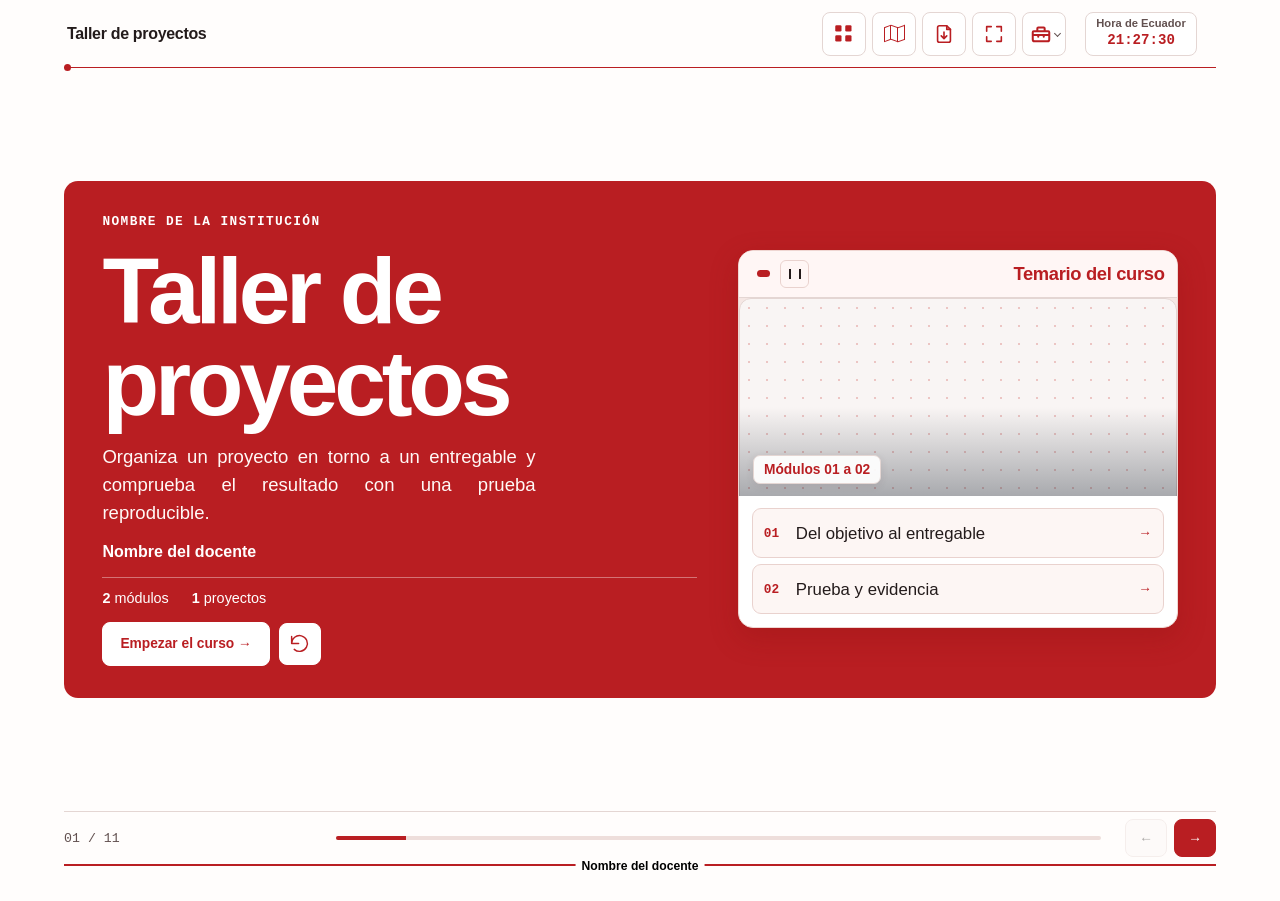
<file: presentacion/index.html>
<!doctype html>
<html lang="es">
<head>
<meta charset="utf-8">
<meta name="viewport" content="width=device-width, initial-scale=1, viewport-fit=cover">
<meta name="color-scheme" content="light">
<title>Taller de proyectos — Presentación interactiva</title>
<meta name="description" content="Organiza un proyecto en torno a un entregable y comprueba el resultado con una prueba reproducible.">
<style>
:root {
  --bg:#fffdfc; --surface:#f9f5f4; --ink:#231b1b; --muted:#625150;
  --line:#e4d6d3; --accent:#b91e22; --accent-2:var(--accent); --amber:var(--accent);
  --font:Arial,"Inter",system-ui,sans-serif;
  --mono:"IBM Plex Mono","Cascadia Code",Consolas,monospace;
}
[hidden]:where(button) { display:none!important; }
.board-print-snapshot { display:none; }
.module-image-placeholder {
  min-block-size:140px;
  aspect-ratio:16 / 9;
  background:radial-gradient(circle,var(--board-dots) 1px,transparent 1.4px) 0 0 / 18px 18px,var(--surface);
  border:1px solid var(--line);
  border-radius:12px;
}
.institutional-band.generic-footer {
  border-block-start:2px solid var(--accent);
}
@media print {
  .board-print-snapshot { display:block; width:min(100%,700px); border:1px solid var(--line); }
  .board-slot:has(.board-print-snapshot) { break-inside:avoid; }
  .module-image-placeholder { display:none; }
}
* { box-sizing:border-box; }
body { margin:0; min-height:100svh; color:var(--ink); background:var(--bg); font-family:var(--font); }
button,a { color:inherit; }
button { font:inherit; cursor:pointer; }
button:focus-visible,a:focus-visible,summary:focus-visible { outline:2px solid var(--accent); outline-offset:4px; }
button:disabled { opacity:.38; cursor:default; }
a { text-underline-offset:.25em; }
.shell { min-height:100svh; max-width:1600px; margin:auto; padding-inline:clamp(18px,5vw,76px); display:grid; grid-template-rows:auto 1fr auto; }
header { display:flex; align-items:center; justify-content:space-between; gap:14px; border-bottom:1px solid var(--line); min-height:76px; }
.brand { display:flex; align-items:center; gap:12px; font-weight:680; letter-spacing:-.02em; }
.mark { display:grid; place-items:center; width:33px; height:33px; border-radius:8px; color:var(--bg); background:var(--accent); font:700 15px var(--mono); }
.header-actions { display:flex; gap:8px; }
.theater header { min-height:52px; }
.theater .brand { visibility:hidden; }
.control { border:1px solid var(--line); background:var(--surface); border-radius:8px; min-height:42px; padding:8px 13px; font-size:.86rem; font-weight:650; }
.control:hover:not(:disabled) { border-color:var(--accent); }
.control.primary { background:var(--accent); border-color:var(--accent); color:#ffffff; }
main { display:grid; align-items:center; min-width:0; }
.slide { --tone:var(--accent); padding-block:clamp(25px,6vh,62px); min-width:0; }
.slide[hidden] { display:none; }
.slide.is-entering { animation:appear .48s cubic-bezier(.19,.85,.33,1) both; }
@keyframes appear { from {opacity:0; transform:translateY(12px)} to {opacity:1; transform:translateY(0)} }
.hero { display:grid; grid-template-columns:minmax(0,1.15fr) minmax(0,.85fr); gap:clamp(26px,6vw,94px); align-items:center; }
.kicker { color:var(--tone); font:650 .8rem var(--mono); text-transform:uppercase; letter-spacing:.11em; margin:0 0 14px; }
h1,h2,h3,p { margin-top:0; }
h1,h2 { text-wrap:balance; letter-spacing:-.065em; line-height:.99; }
h1 { font-size:clamp(4rem,10vw,9.8rem); margin-bottom:20px; }
h1 span { color:var(--accent); }
h2 { font-size:clamp(2.35rem,5.3vw,5.35rem); margin-bottom:16px; }
h3 { letter-spacing:-.03em; line-height:1.13; margin-bottom:7px; }
.lead { font-size:clamp(1rem,1.6vw,1.43rem); line-height:1.5; color:var(--muted); max-width:62ch; margin-bottom:24px; }
.facts { display:flex; flex-wrap:wrap; gap:10px 23px; padding:17px 0 0; border-top:1px solid var(--line); color:var(--muted); font-size:.9rem; }
.facts strong { color:var(--ink); }
.workspace { overflow:hidden; position:relative; border:1px solid #ebd3d0; border-radius:15px; background:linear-gradient(155deg,#fff8f7,#ffffff 65%); box-shadow:0 22px 68px #0006; }
.window-bar { display:flex; gap:6px; align-items:center; padding:14px 16px; border-bottom:1px solid var(--line); color:var(--muted); font: .74rem var(--mono); }
.flow { padding:19px; display:grid; gap:9px; }
.flow div { display:grid; grid-template-columns:32px 1fr; align-items:center; gap:12px; padding:13px; border:1px solid #e9d2ce; border-radius:9px; background:#fdf6f4; }
.flow i { font:650 .8rem var(--mono); color:var(--accent); }
.flow span { font-size:clamp(.87rem,1.35vw,1.05rem); }
.is-entering .flow div { animation:appear .55s both; animation-delay:calc(.12s + var(--step)*.095s); }
.split { display:grid; grid-template-columns:minmax(0,.88fr) minmax(0,1.12fr); gap:clamp(24px,5vw,72px); align-items:center; }
.stack { display:grid; gap:10px; }
.outcome { display:grid; grid-template-columns:29px 1fr; gap:14px; padding:15px 0; border-bottom:1px solid var(--line); font-size:clamp(.96rem,1.4vw,1.17rem); line-height:1.45; }
.outcome span { color:var(--tone); font:650 .8rem var(--mono); padding-top:4px; }
.phase-title { display:flex; justify-content:space-between; align-items:end; gap:20px; }
.phase-title h2 { max-width:18ch; }
.phase-hours { color:var(--tone); font:650 clamp(1.4rem,4vw,3.7rem)/1 var(--mono); white-space:nowrap; padding-bottom:20px; }
.phase-hours small { font-size:.43em; }
.session-list { border-top:1px solid var(--line); }
.session { display:grid; grid-template-columns:52px minmax(0,.95fr) minmax(0,1.05fr); align-items:start; gap:16px; padding:clamp(12px,2.1vh,23px) 0; border-bottom:1px solid var(--line); }
.session .n { color:var(--tone); font:650 1rem var(--mono); padding-top:2px; }
.session h3 { font-size:clamp(1rem,1.55vw,1.28rem); }
.session p { margin:0; color:var(--muted); line-height:1.4; font-size:clamp(.86rem,1.1vw,1rem); }
.session .practice { color:var(--ink); }
.practice b { color:var(--tone); font-weight:650; }
.output { margin:17px 0 0; color:var(--muted); font-size:.92rem; line-height:1.45; }
.output strong { color:var(--tone); }
.sample { border:1px solid var(--line); border-radius:12px; padding:clamp(17px,3vw,30px); background:#f7f0ee; }
.sample p:last-child { margin-bottom:0; }
.prompt { font:clamp(.84rem,1.3vw,1.03rem)/1.65 var(--mono); color:var(--ink); }
.checks { list-style:none; margin:16px 0 0; padding:0; }
.checks li { line-height:1.45; color:var(--muted); padding:8px 0; border-top:1px solid var(--line); }
.checks li::before { content:"✓"; color:var(--accent); margin-right:9px; }
.deliverables { display:grid; grid-template-columns:repeat(3,minmax(0,1fr)); gap:14px; }
.tile { min-width:0; background:var(--surface); border:1px solid var(--line); border-radius:12px; padding:clamp(14px,2.5vw,28px); }
.tile h3 { font-size:clamp(1.13rem,2vw,1.7rem); }
.tile p { color:var(--muted); font-size:clamp(.9rem,1.2vw,1.03rem); line-height:1.5; margin:0; }
.score { display:grid; gap:13px; }
.score-row { display:grid; grid-template-columns:1fr auto; align-items:center; gap:7px 16px; }
.score-row strong { color:var(--tone); font:700 1.1rem var(--mono); }
.bar { height:8px; grid-column:1/-1; border-radius:99px; background:#eededb; overflow:hidden; }
.bar div { width:var(--weight); height:100%; background:var(--tone); border-radius:inherit; transform-origin:left; }
.is-entering .bar div { animation:grow .75s .14s both; }
@keyframes grow { from {transform:scaleX(0)} to {transform:scaleX(1)} }
.resources { display:grid; gap:10px; }
.resources a { background:var(--surface); border:1px solid var(--line); border-radius:9px; padding:14px 16px; display:flex; justify-content:space-between; gap:14px; text-decoration:none; }
.resources a:hover { border-color:var(--accent); }
.resources a span { color:var(--accent); }
footer { border-top:1px solid var(--line); padding-block:14px; display:grid; grid-template-columns:minmax(80px,1fr) minmax(100px,2fr) minmax(80px,1fr); gap:14px; align-items:center; }
.counter { color:var(--muted); font: .83rem var(--mono); }
.track { height:4px; background:#eededb; border-radius:99px; overflow:hidden; }
.track div { background:var(--accent); height:100%; width:11.111%; transition:width .35s; }
.arrows { display:flex; justify-content:end; gap:7px; }
.arrows button { min-width:42px; padding:6px 10px; }
dialog { width:min(90vw,530px); max-height:82vh; background:var(--surface); color:var(--ink); border:1px solid var(--line); border-radius:14px; padding:20px; }
dialog::backdrop { background:#000a; }
.dialog-head { display:flex; align-items:center; justify-content:space-between; gap:14px; margin-bottom:12px; }
.dialog-head h3 { margin:0; font-size:1.35rem; }
.index-list { display:grid; gap:6px; }
.index-list button { text-align:left; padding:10px 11px; }
.index-list button[aria-current=true] { color:var(--accent); border-color:var(--accent); }
.sr { position:absolute; width:1px; height:1px; overflow:hidden; clip-path:inset(50%); white-space:nowrap; }
@media(max-width:760px) {
  header { min-height:62px; }
  .hero,.split { grid-template-columns:1fr; gap:20px; }
  .deliverables { grid-template-columns:1fr; gap:9px; }
  .session { grid-template-columns:36px minmax(0,1fr); gap:7px 12px; }
  .session .practice { grid-column:2; }
  .phase-title { align-items:start; }
  .phase-hours { padding-top:6px; }
  .flow { padding:12px; }
  .flow div { padding:9px; }
}
@media(max-width:400px) {
  .brand { gap:6px; font-size:.88rem; }
  .control { font-size:.76rem; padding-inline:8px; }
  .header-actions { gap:5px; }
}
@media(prefers-reduced-motion:reduce) {
  *,*::before,*::after { animation-duration:.01ms!important; animation-delay:0ms!important; transition-duration:.01ms!important; }
}
@media print {
  :root { color-scheme:light; print-color-adjust:exact; -webkit-print-color-adjust:exact; }
  body,.shell { color:var(--ink); background:var(--bg); }
  .shell,main { display:block; }
  header,footer,dialog,.workspace { display:none!important; }
  .slide,.slide[hidden] { --tone:var(--accent)!important; display:block!important; break-after:page; padding:22px 0; animation:none!important; }
  .slide:last-child { break-after:auto; }
  .hero,.split { display:block; }
  h1 { font-size:48pt; } h2 { font-size:30pt; }
}

:root { --font:Arial,"Inter",system-ui,sans-serif; }
.shell { grid-template-rows:auto minmax(0,1fr) auto; }
.slide { padding-block:clamp(22px,4.5vh,64px); }
h2 { font-size:clamp(2.3rem,4.7vw,5.2rem); }
.hero-content .lead { max-width:42ch; }
.start { margin-top:24px; padding-inline:17px; }
.flow .route { display:grid; grid-template-columns:34px 1fr auto; align-items:center; gap:12px; text-align:left; padding:13px; color:var(--ink); border:1px solid #e9d2ce; border-radius:9px; background:#fdf6f4; }
.flow .route:hover { border-color:var(--accent); }
.route b { color:var(--accent); font-size:.85rem; }
.lesson { display:grid; grid-template-columns:minmax(0,.93fr) minmax(0,1.07fr); align-items:center; gap:clamp(25px,5vw,84px); }
.lesson-header .lead { margin-bottom:18px; }
.lesson-body { min-width:0; }
.slide-actions { display:flex; flex-wrap:wrap; align-items:center; gap:8px 12px; }
.text-link { display:inline-flex; align-items:center; min-height:44px; color:var(--tone); font-size:.88rem; font-weight:660; }
.topic-list,.step-list { list-style:none; margin:0; padding:0; border-top:1px solid var(--line); }
.topic-list li,.step-list li { display:grid; grid-template-columns:34px minmax(0,1fr); gap:11px; align-items:start; padding:clamp(10px,2vh,19px) 0; border-bottom:1px solid var(--line); }
.topic-list h3 { font-size:clamp(1.04rem,1.6vw,1.34rem); margin:0 0 5px; }
.topic-list p,.step-list p { color:var(--muted); font-size:clamp(.91rem,1.2vw,1.1rem); line-height:1.43; margin:0; }
.topic-number,.step-list span { color:var(--tone); font:650 .78rem var(--mono); padding-top:4px; }
.check-panel { margin-top:17px; padding:14px 16px; border-left:3px solid var(--tone); background:var(--surface); border-radius:0 8px 8px 0; }
.check-panel strong { color:var(--tone); font-size:.88rem; }
.check-panel p { margin:5px 0 0; color:var(--ink); line-height:1.45; font-size:clamp(.9rem,1.12vw,1.05rem); }
.is-entering .topic-list li,.is-entering .step-list li { animation:appear .40s both; }
.is-entering li:nth-child(2) { animation-delay:.07s; }
.is-entering li:nth-child(3) { animation-delay:.13s; }
.is-entering li:nth-child(4) { animation-delay:.19s; }
dialog { width:min(92vw,680px); max-height:86svh; }
.index-tools { display:flex; flex-wrap:wrap; gap:7px; margin:10px 0 12px; }
.index-tools button[aria-pressed=true] { color:var(--accent); border-color:var(--accent); }
.index-search { width:100%; padding:11px 12px; background:var(--bg); border:1px solid var(--line); border-radius:8px; color:var(--ink); font:inherit; }
.index-search:focus-visible { outline:2px solid var(--accent); outline-offset:2px; }
.index-list { max-height:47svh; overflow:auto; }
.index-list button[hidden] { display:none; }
.index-empty { color:var(--muted); padding:6px 0; margin:0; }
@media(max-width:760px) {
  .lesson { grid-template-columns:1fr; gap:17px; }
  .lesson-header .lead { margin-bottom:9px; }
  .lesson h2 { margin-bottom:10px; }
  .slide-actions { gap:6px 9px; }
  .topic-list li,.step-list li { grid-template-columns:28px minmax(0,1fr); gap:7px; }
  .flow .route { padding:9px; }
}
@media print {
  .lesson { display:block; }
  .slide-actions button,.start { display:none; }
  .slide,.slide[hidden] { break-inside:avoid; }
  .topic-list li,.step-list li { animation:none!important; }
}

.shell { grid-template-rows:auto minmax(0,1fr) auto; max-width:1520px; }
header { min-height:68px; }
.brand { text-decoration:none; }
.brand small { color:var(--muted); font-size:.8rem; font-weight:500; }
.control { min-height:44px; }
h2 { font-size:clamp(2.1rem,4.2vw,4.55rem); }
.hero h1 { font-size:clamp(4rem,9vw,8.7rem); }
.lead { font-size:clamp(1rem,1.45vw,1.3rem); }
.teacher-profile {
  display:grid;
  grid-template-columns:clamp(88px,12vw,144px) minmax(0,1fr);
  align-items:center;
  gap:clamp(11px,1.8vw,24px);
  margin:0 0 16px;
  padding:10px;
  border:1px solid var(--line);
  border-radius:12px;
  background:var(--surface);
  max-width:560px;
}
.teacher-profile img {
  display:block;
  width:100%;
  height:auto;
  aspect-ratio:1;
  object-fit:cover;
  border-radius:7px;
}
.teacher-profile p {
  margin:0;
  line-height:1.36;
}
#slide-stage .teacher-profile figcaption p {
  text-align:start;
  hyphens:none;
}
.teacher-profile .teacher { color:var(--ink); font-size:clamp(1rem,1.7vw,1.35rem); }
.teacher-profile .teacher-role { margin-top:4px; color:var(--accent); font-size:.9rem; font-weight:650; }
.teacher-profile .teacher-affiliation { margin-top:6px; color:var(--muted); font-size:.87rem; }
.teacher-affiliation span { display:block; }
@media(max-height:760px) and (min-width:761px) {
  .hero { padding-block:22px; }
  .hero .lead { margin-bottom:16px; }
  .teacher-profile { grid-template-columns:112px minmax(0,1fr); }
}
.workspace .hero-photo { width:100%; margin:0; height:190px; border:0; border-radius:0; }
.photo { display:block; isolation:isolate; position:relative; overflow:hidden; background:#f5e7e4; border:1px solid var(--line); border-radius:12px; margin:0; }
.photo::after { content:""; position:absolute; inset:0; background:linear-gradient(180deg,#07132100 55%,#07132155); pointer-events:none; }
.photo[hidden] { display:none; }
.lesson .photo { margin-top:14px; height:clamp(135px,22vh,218px); max-width:480px; }
.phase-card .photo { height:115px; margin-bottom:13px; }
.phase-card .photo > img { display:block; width:100%; height:100%; object-fit:cover; }

.module-tabs { display:flex; gap:6px; flex-wrap:wrap; margin:0 0 14px; }
.module-tabs a {
  display:inline-flex;
  align-items:center;
  gap:7px;
  min-height:36px;
  padding:6px 10px;
  text-decoration:none;
  border:1px solid var(--line);
  border-radius:99px;
  color:var(--muted);
  font-size:.8rem;
  font-weight:680;
}
.module-tabs a:hover { border-color:var(--tone); }
.module-tabs a[aria-current="page"] { background:var(--tone); color:var(--bg); border-color:var(--tone); }
.module-actions { margin-top:16px; gap:8px; }
.module-actions .control,[data-nav-icon].control { gap:8px; }
.module-actions .primary { background:var(--tone); border-color:var(--tone); }
.lesson-explanation .module-actions + .slide-actions { margin-top:10px; }
.nav-icon {
  position:relative;
  display:inline-block;
  flex:none;
  width:16px;
  height:16px;
}
.nav-icon::before,.nav-icon::after { content:""; position:absolute; }
[data-nav-icon="subtopics"] .nav-icon::before {
  inset:2px auto auto 0;
  width:3px;
  height:3px;
  border-radius:50%;
  background:currentColor;
  box-shadow:0 5px currentColor,0 10px currentColor;
}
[data-nav-icon="subtopics"] .nav-icon::after {
  inset:3px 0 auto 6px;
  height:1.5px;
  border-radius:2px;
  background:currentColor;
  box-shadow:0 5px currentColor,0 10px currentColor;
}
[data-nav-icon="explanation"] .nav-icon::before,[data-nav-icon="explanation"] .nav-icon::after {
  border:1.5px solid currentColor;
}
[data-nav-icon="explanation"] .nav-icon::before { inset:2px 8px 2px 0; border-radius:3px 2px 1px 3px; }
[data-nav-icon="explanation"] .nav-icon::after { inset:2px 0 2px 8px; border-left:0; border-radius:1px 3px 3px 1px; }
[data-nav-icon="practice"] .nav-icon::before { inset:1px; border:1.5px solid currentColor; border-radius:3px; }
[data-nav-icon="practice"] .nav-icon::after {
  top:3px;
  left:6px;
  width:4.5px;
  height:8px;
  border:solid currentColor;
  border-width:0 1.7px 1.7px 0;
  transform:rotate(45deg);
}
[data-nav-icon="course"] .nav-icon::before {
  inset:1px auto auto 1px;
  width:5px;
  height:5px;
  border-radius:1px;
  background:currentColor;
  box-shadow:8px 0 currentColor,0 8px currentColor,8px 8px currentColor;
}
@media(max-width:400px) {
  .module-tabs a { gap:5px; padding-inline:8px; }
}
.module-hub { padding-block:25px; }
.module-hub h2 { margin-bottom:10px; }
.hub-header { display:flex; justify-content:space-between; gap:16px; align-items:end; margin-bottom:18px; }
.hub-header p { margin:0; }
.hub-header .control { display:inline-flex; align-items:center; text-decoration:none; white-space:nowrap; }
.phase-grid { display:grid; grid-template-columns:repeat(3,minmax(0,1fr)); gap:13px; }
.phase-card { min-width:0; background:var(--surface); border:1px solid var(--line); border-radius:12px; padding:14px; }
.phase-card h3 { margin:0 0 8px; font-size:clamp(1rem,1.6vw,1.28rem); color:var(--tone); }
.phase-card a { display:grid; grid-template-columns:24px minmax(0,1fr) auto; gap:7px; align-items:center; padding:8px 0; font-size:clamp(.78rem,1vw,.92rem); text-decoration:none; border-top:1px solid var(--line); line-height:1.2; }
.phase-card a:hover .topic-label { text-decoration:underline; }
.phase-card a .topic-number { padding:0; font-size:.7rem; }
.phase-card .done { color:var(--muted); font-weight:700; }
.course-status { color:var(--muted); font-size:.83rem; white-space:nowrap; }
.activity { color:var(--ink); font-size:clamp(.97rem,1.4vw,1.16rem); line-height:1.55; }
.quiz { margin:0; border:1px solid var(--line); border-radius:12px; padding:17px; background:var(--surface); }
.quiz legend { color:var(--tone); padding:0 6px; font-weight:700; font-size:.85rem; }
.quiz h3 { font-size:clamp(1.05rem,1.7vw,1.35rem); margin-bottom:12px; }
.quiz .choices { display:grid; gap:7px; }
.quiz label { display:flex; gap:10px; align-items:flex-start; cursor:pointer; border:1px solid var(--line); padding:9px; border-radius:7px; font-size:.92rem; line-height:1.35; }
.quiz label:has(input:checked) { border-color:var(--tone); }
.quiz input { accent-color:var(--tone); margin-top:.17em; }
.quiz .control { margin-top:12px; background:var(--tone); border-color:var(--tone); color:var(--bg); }
.feedback { margin:11px 0 0; color:var(--muted); line-height:1.4; font-size:.92rem; }
.feedback:empty { display:none; }
.feedback[data-correct=true] { color:var(--accent); }
.feedback[data-correct=false] { color:var(--amber); }
@media(max-width:760px) {
  header { min-height:60px; }
  .brand small { display:none; }
  .hero .lead { margin-bottom:14px; }
  .hero .start { margin-top:12px; }
  .workspace .hero-photo { height:140px; }
  .phase-grid { grid-template-columns:1fr; }
  .phase-card .photo { height:100px; }
  .hub-header { align-items:start; flex-direction:column; }
  .lesson .photo { height:150px; }
  .course-status { white-space:normal; }
}
@media(max-height:760px) and (min-width:761px) {
  .module-hub { padding-block:16px; }
  .phase-card .photo { height:75px; }
  .phase-card a { padding-block:6px; }
  .lesson .photo { height:150px; }
}
@media print {
  .module-tabs,.slide-actions,.quiz button { display:none; }
  .photo,.check-panel,.quiz { break-inside:avoid; }
}


.top-link,.start,.slide-actions a.control{display:inline-flex;align-items:center;text-decoration:none}.flow a.route{text-decoration:none}

.workspace .hero-photo{height:clamp(185px,31vh,335px)}
.hero-photo img{width:100%;height:100%;object-fit:cover;animation:hero-reveal 1.4s ease-out both}
@keyframes hero-reveal{from{transform:scale(1.12);opacity:.55}to{transform:scale(1);opacity:1}}
@media(prefers-reduced-motion:reduce){.hero-photo img{animation:none}}
.theater .brand{visibility:visible}
.theater .shell,:fullscreen .shell{height:100dvh;min-height:0}
.theater main,:fullscreen main{overflow:auto}
@media(max-width:480px){.brand small{display:none}}
.institution-logo{object-fit:contain;border-radius:7px;flex-shrink:0}
.capture img{display:block;width:100%;height:100%;object-fit:contain}.capture figcaption{position:absolute;z-index:2;bottom:7px;left:8px;padding:4px 8px;background:#ffffffeb;border-radius:5px;font-size:.78rem}

#slide-stage{position:relative;min-width:0}
.outcomes h2{max-width:22ch}
.outcome-grid{display:grid;grid-template-columns:repeat(3,minmax(0,1fr));gap:12px;margin:16px 0}
.outcome-grid article{padding:15px 17px;border:1px solid var(--line);border-top:2px solid var(--accent);border-radius:10px;background:var(--surface)}
.outcome-grid h3{margin:0 0 6px;font-size:1.03rem}
.outcome-grid p{margin:0;color:var(--muted);line-height:1.45;font-size:.92rem}
.theater .shell,:fullscreen .shell{display:grid;grid-template-rows:auto minmax(0,1fr) auto;height:100dvh}
.theater #deck,:fullscreen #deck{position:relative;min-height:0;overflow:hidden}
.theater #slide-stage,:fullscreen #slide-stage{position:absolute;inset:auto 0;top:50%;transform:translateY(-50%) scale(var(--fit,1));transform-origin:center}
@media(max-width:700px){.outcome-grid{grid-template-columns:repeat(2,minmax(0,1fr))}}
@media(max-width:410px){.outcome-grid{grid-template-columns:1fr}}

.phase-card .photo{height:clamp(78px,13vh,132px)}

.module-outline {
  display:grid;
  grid-template-columns:minmax(0,1.08fr) minmax(0,.92fr);
  grid-template-areas:"heading visual" "topics visual";
  column-gap:clamp(24px,4vw,60px);
  row-gap:clamp(12px,2.1vh,21px);
  align-content:center;
  width:100%;
  padding-block:clamp(18px,3.6vh,50px);
}
.outline-heading { grid-area:heading; align-self:end; min-width:0; }
.outline-heading h2 { margin:0; font-size:clamp(2.2rem,4vw,4.7rem); }
.outline-body { grid-area:topics; align-self:start; min-width:0; }
.module-art {
  grid-area:visual;
  align-self:center;
  aspect-ratio:4/3;
  max-height:min(56svh,515px);
  min-width:0;
  margin:0;
  overflow:hidden;
  border:1px solid var(--line);
  border-radius:clamp(12px,1.2vw,20px);
  background:var(--surface);
  box-shadow:0 18px 46px #0005;
}
.module-art img { display:block; width:100%; height:100%; object-fit:cover; }
.outline-points {
  display:grid;
  gap:8px;
  padding:0;
  list-style:none;
  counter-reset:subtema;
  margin:0 0 16px;
}
.outline-points > li {
  counter-increment:subtema;
  display:grid;
  grid-template-columns:1.75rem minmax(0,1fr) auto;
  gap:10px;
  align-items:start;
  padding:clamp(10px,1.35vh,14px) clamp(11px,1.2vw,16px);
  border:1px solid var(--line);
  background:var(--surface);
  border-radius:10px;
  font-size:clamp(.97rem,1.27vw,1.2rem);
  line-height:1.36;
}
.outline-points > li::before {
  content:counter(subtema,decimal-leading-zero);
  color:var(--tone);
  font:700 .9rem var(--mono);
  margin-block-start:.18em;
}
.outline-details { margin:7px 0 0; padding-inline-start:1.3em; color:var(--muted); font-size:.9em; }
.outline-details li + li { margin-top:4px; }
@media(max-width:760px) {
  .module-outline { grid-template-columns:1fr; grid-template-areas:"heading" "visual" "topics"; }
  .module-art { aspect-ratio:16/9; max-height:none; }
}
@media print {
  .module-outline { display:block!important; }
  .module-art { height:190px; max-width:390px; margin:16px 0; }
}

.lesson-explanation {
  grid-template-columns:minmax(0,.77fr) minmax(0,1.23fr);
  gap:clamp(20px,4vw,60px);
}
.lesson-explanation h2 { font-size:clamp(2.15rem,4.15vw,4.65rem); }
.lesson-explanation .explanation-summary { margin-bottom:0; }
.lesson-explanation .slide-actions { margin-top:18px; }
.board-slot { min-width:0; }
#whiteboard {
  border:1px solid var(--line);
  border-radius:13px;
  background:var(--surface);
}
#whiteboard[hidden] { display:none; }
.board-heading { padding:9px 12px 0; }
#whiteboard-title { margin:0; font-size:1rem; }
.board-toolbar,.board-group { display:flex; flex-wrap:wrap; align-items:center; gap:5px; }
.board-toolbar { padding:8px 12px 10px; gap:7px 12px; }
.board-toolbar .control { min-height:34px; padding:5px 8px; font-size:.78rem; }
.board-toolbar [aria-pressed="true"] {
  background:var(--tone);
  border-color:var(--tone);
  color:#ffffff;
}
.board-toolbar label {
  display:flex;
  align-items:center;
  gap:5px;
  font-size:.78rem;
  color:var(--muted);
}
.board-toolbar select { font:inherit; }
.board-surface { padding:0 10px 10px; }
#whiteboard-canvas {
  display:block;
  width:100%;
  height:auto;
  aspect-ratio:16/9;
  touch-action:none;
  cursor:crosshair;
  border-radius:8px;
  background:#f8fafb radial-gradient(circle,#b6c7d3 1px,transparent 1px) 0 0/18px 18px;
}
#whiteboard-canvas:focus-visible,.board-toolbar select:focus-visible {
  outline:2px solid #1771c7;
  outline-offset:2px;
}
@media(max-width:760px) {
  .lesson-explanation { grid-template-columns:1fr; gap:16px; }
  .lesson-explanation .slide-actions { margin-top:12px; }
  .board-heading { padding-inline:8px; }
  .board-toolbar { padding-inline:8px; }
  .board-surface { padding-inline:6px; }
}
@media print {
  #whiteboard { display:none; }
}

.course-header { display:grid; grid-template-columns:minmax(0,1fr) auto auto; gap:8px clamp(8px,1.5vw,22px); }
.header-actions { align-items:center; gap:6px; }
.header-actions .header-icon {
  position:relative;
  display:inline-grid;
  place-items:center;
  inline-size:44px;
  min-inline-size:44px;
  block-size:44px;
  padding:0;
  text-decoration:none;
}
.header-actions .header-icon { color:var(--accent); }
.header-icon .nav-icon { transform:scale(1.25); }
.header-icon svg {
  inline-size:22px;
  block-size:22px;
  fill:none;
  stroke:currentColor;
  stroke-width:1.75;
  stroke-linecap:round;
  stroke-linejoin:round;
}
#fullscreen [data-exposure-icon="exit"],
#fullscreen[aria-pressed="true"] [data-exposure-icon="enter"] { display:none; }
#fullscreen[aria-pressed="true"] [data-exposure-icon="exit"] { display:block; }
#download-deck { color:var(--accent); }
#fullscreen[aria-pressed="true"] { border-color:var(--accent); color:var(--accent); }
#course-clock { display:grid; justify-items:center; gap:2px; padding:4px 10px; white-space:nowrap; }
.clock-label { color:var(--muted); font-size:.7rem; line-height:1.1; }
#course-time { color:var(--accent); font:650 .88rem/1.2 var(--mono); font-variant-numeric:tabular-nums; }
@media(max-width:880px) {
  .course-header { grid-template-columns:minmax(0,1fr) auto; padding-block:8px; }
  .course-header .brand small { display:none; }
  .header-actions { grid-column:1/-1; grid-row:2; }
  #course-clock { grid-column:2; grid-row:1; }
}
@media(max-width:480px) {
  .header-actions { display:grid; grid-template-columns:repeat(5,minmax(42px,1fr)); }
  .header-actions .header-icon { inline-size:100%; min-inline-size:42px; }
}

.map-icon { display:inline-flex; align-items:center; height:21px; }
.map-icon > span { width:7px; height:15px; border:1.6px solid currentColor; transform:skewY(-20deg); }
.map-icon > span + span { border-inline-start:0; }
.map-icon > span:nth-child(2) { transform:skewY(20deg); }
.header-actions .header-icon::after {
  content:attr(aria-label);
  position:absolute;
  z-index:10;
  inset-block-start:calc(100% + 8px);
  inset-inline-start:50%;
  inline-size:max-content;
  max-inline-size:min(196px,calc(100vw - 36px));
  transform:translate(var(--tooltip-x,-50%),-3px);
  padding:6px 9px;
  border:1px solid var(--line);
  border-radius:7px;
  background:var(--surface);
  box-shadow:0 6px 18px #0005;
  color:var(--ink);
  font:650 .75rem/1.3 var(--font);
  text-align:center;
  white-space:normal;
  visibility:hidden;
  opacity:0;
  pointer-events:none;
  transition:opacity .16s ease,transform .16s ease,visibility .16s;
}
.header-actions .header-icon:is(:hover,:focus-visible)::after {
  transform:translate(var(--tooltip-x,-50%),0);
  visibility:visible;
  opacity:1;
}
.header-actions #fullscreen[aria-pressed="true"]::after { content:"Salir del modo exposición (F)"; }
@media(max-width:880px) {
  .header-actions > .header-icon:first-child::after {
    --tooltip-x:0%;
    inset-inline-start:0;
  }
  .header-actions > .header-icon:last-child::after {
    --tooltip-x:0%;
    inset-inline-start:auto;
    inset-inline-end:0;
  }
}


.subtopic-control {
  display:grid;
  place-items:center;
  align-self:center;
  inline-size:40px;
  block-size:40px;
  margin-block:-7px;
  margin-inline-end:-4px;
  cursor:pointer;
}
.completion-check {
  --check-size:26px;
  display:inline-grid;
  place-items:center;
  inline-size:var(--check-size);
  block-size:var(--check-size);
  flex:none;
  border:1px solid #b2a19e;
  border-radius:8px;
  background:linear-gradient(155deg,#ffffff,#f7f1ef);
  box-shadow:inset 0 1px 0 #ffffff14;
  transition:transform .16s ease,border-color .16s ease,box-shadow .16s ease;
}
.completion-check::after {
  content:"";
  inline-size:calc(var(--check-size) * .27);
  block-size:calc(var(--check-size) * .44);
  border:solid #171717;
  border-width:0 2px 2px 0;
  transform:translateY(-1px) rotate(45deg);
  visibility:hidden;
}
.subtopic-control:hover .completion-check {
  border-color:var(--accent);
  box-shadow:0 0 0 3px var(--accent)1f;
}
.subtopic-control:active .completion-check { transform:scale(.92); }
.subtopic-check:focus-visible + .completion-check {
  outline:2px solid var(--accent);
  outline-offset:3px;
}
.subtopic-check:checked + .completion-check,.module-complete {
  background:#fff;
  border-color:#928683;
  box-shadow:none;
}
.subtopic-check:checked + .completion-check::after,.module-complete::after { visibility:visible; }
.outline-points > li:has(.subtopic-check:checked) {
  border-color:var(--line);
  background:#fff;
}
.module-complete { --check-size:22px; border-radius:7px; }
.module-complete[hidden] { display:none; }
@media(prefers-reduced-motion:reduce) {
  .completion-check { transition:none; }
}
.module-marks { display:inline-flex; align-items:center; gap:6px; }
.index-list .module-index-entry {
  display:flex;
  justify-content:space-between;
  align-items:center;
  gap:10px;
}
@media print {
  .outline-points > li { grid-template-columns:1.75rem minmax(0,1fr); }
  .subtopic-control,.module-marks { display:none; }
}

#slide-stage p:not(.kicker, .course-status, .teacher),
.outline-points > li > span,
.outline-details li,
.quiz .choices label > span {
  text-align:justify;
  text-justify:inter-word;
  hyphens:auto;
}
.header-actions { position:relative; }
#download-deck[aria-busy="true"] { cursor:progress; }
#pdf-export-status:not(.sr) {
  position:absolute;
  z-index:12;
  inset-block-start:calc(100% + 8px);
  inset-inline-end:0;
  width:min(300px, 80vw);
  padding:9px 12px;
  border:1px solid var(--line);
  border-radius:9px;
  background:var(--surface);
  color:var(--amber);
  font-size:.82rem;
}

.board-image-status {
  margin:0 12px 8px;
  color:var(--muted);
  font-size:.78rem;
  line-height:1.35;
}
.board-image-status[hidden] { display:none; }
#whiteboard-canvas[data-tool="select"] { cursor:move; }
#whiteboard-canvas[data-cropping="true"] { cursor:crosshair; }

.board-tools { position:relative; min-width:0; }
.board-compact-toolbar {
  flex-wrap:nowrap;
  gap:5px;
  padding:7px 8px 8px;
  overflow-x:auto;
  overscroll-behavior-x:contain;
  scrollbar-width:thin;
  scrollbar-color:#af9792 #f5eeeb;
  white-space:nowrap;
}
.board-compact-toolbar .board-group { flex:0 0 auto; flex-wrap:nowrap; gap:3px; }
.board-compact-toolbar .board-group + .board-group { padding-inline-start:4px; border-inline-start:1px solid var(--line); }
.board-tools .board-icon {
  position:relative;
  display:inline-grid;
  place-items:center;
  inline-size:30px;
  block-size:32px;
  min-height:32px;
  padding:0;
  border-radius:8px;
  background:#fff8f6;
}
.board-icon svg,.board-picker svg { width:18px; height:18px; pointer-events:none; }
.board-icon [data-board-variant="crop"],.board-icon[data-mode="crop"] [data-board-variant="default"] { display:none; }
.board-icon[data-mode="crop"] [data-board-variant="crop"] { display:block; }
.board-drawing .board-icon { color:#982525; }
.board-history .board-icon { color:#57484a; }
.board-images .board-icon { color:#734648; }
.board-image-edits .board-icon { color:#784a61; }
.board-tools .board-icon:disabled { opacity:1; color:#9e8d8b; }
.board-tools .board-icon[aria-pressed="true"],#board-shape-toggle[data-active="true"] {
  background:var(--tone);
  border-color:var(--tone);
  color:#ffffff;
}
.board-tools .board-icon:hover:not(:disabled) { border-color:currentColor; }
.board-icon:focus-visible { outline-offset:2px; }
.board-picker {
  position:relative;
  min-height:32px;
  padding:0 3px 0 6px;
  border:1px solid var(--line);
  border-radius:8px;
  background:#fff8f6;
}
.board-compact-toolbar .board-picker { gap:3px; padding-inline:4px 2px; }
.board-compact-toolbar .board-picker select {
  border:0;
  background:transparent;
  min-height:30px;
  padding:0 1px;
  font-size:.73rem;
  color:var(--ink);
}
.board-picker select option { color:var(--ink); background:#fff8f6; }
.board-picker svg { width:14px; height:14px; color:#7d605e; }
#board-color-swatch { width:11px; height:11px; border:1px solid #b9a6a2; border-radius:4px; background:#182439; }
.board-shape-control { position:relative; }
#board-shape-symbol { display:grid; place-items:center; }
#board-shape-toggle::before {
  content:"";
  position:absolute;
  inset-inline-end:3px;
  inset-block-end:4px;
  width:4px;
  height:4px;
  border:solid currentColor;
  border-width:0 1px 1px 0;
  transform:rotate(45deg);
}
.board-shape-menu {
  position:absolute;
  z-index:25;
  left:0;
  top:100%;
  display:grid;
  grid-template-columns:repeat(5,30px);
  gap:5px;
  padding:7px;
  border:1px solid #dbc3be;
  border-radius:10px;
  background:#fffafa;
  box-shadow:0 10px 24px #0007;
}
.board-shape-menu[hidden] { display:none; }
.board-shape-menu .board-icon { color:#635151; }
.board-tooltip {
  position:absolute;
  z-index:35;
  width:max-content;
  max-width:min(180px,calc(100% - 8px));
  padding:5px 8px;
  border:1px solid #dec6c2;
  border-radius:7px;
  background:#ffffff;
  color:#231b1b;
  font:600 .72rem/1.25 var(--font);
  text-align:center;
  pointer-events:none;
}
.board-tooltip[hidden] { display:none; }
.course-route .window-bar {
  min-height:43px;
  padding:6px 12px;
  flex-wrap:wrap;
  gap:4px 8px;
}
.course-route-pager { display:flex; align-items:center; gap:2px; }
.course-route-dot,.course-route-toggle {
  display:inline-grid;
  place-items:center;
  width:24px;
  height:28px;
  padding:0;
  color:var(--ink);
  border:1px solid transparent;
  border-radius:6px;
  background:transparent;
}
.course-route-toggle { width:29px; margin-inline-start:3px; border-color:#e9d2ce; }
.course-route-dot:hover,.course-route-toggle:hover { border-color:var(--accent); }
.course-route-dot::before {
  content:"";
  width:7px;
  height:7px;
  border-radius:8px;
  background:#c69d98;
}
.course-route-dot[aria-current="true"]::before { width:13px; background:var(--accent); }
.course-route-toggle::before {
  content:"";
  width:8px;
  height:10px;
  border-inline:2px solid currentColor;
}
.course-route-toggle[data-paused="true"]::before {
  width:0;
  height:0;
  border-block:5px solid transparent;
  border-inline:8px solid currentColor;
  border-inline-end:0;
}
.course-route-overview {
  margin-inline-start:auto;
  padding-block:6px;
  color:var(--accent);
  font:700 clamp(1.08rem,4.2cqi,1.4rem)/1.18 var(--font);
  letter-spacing:-.018em;
  white-space:nowrap;
  text-decoration:none;
}
.course-route-overview:hover { color:var(--accent-2); text-decoration:underline; }
.course-route :focus-visible { outline-offset:2px; }
.course-route-frames { display:grid; grid-template-columns:minmax(0,1fr); overflow:hidden; }
.course-route-frame {
  display:grid;
  grid-area:1 / 1;
  grid-template-rows:auto 1fr;
  min-width:0;
  visibility:hidden;
}
.course-route-frame[aria-hidden="false"] {
  visibility:visible;
  animation:course-route-enter .48s cubic-bezier(.2,.7,.25,1) both;
}
@keyframes course-route-enter {
  from { opacity:0; transform:translateX(8%); }
  to { opacity:1; transform:translateX(0); }
}
.course-route .hero-photo img { animation:none; }
.course-route-phase {
  position:absolute;
  z-index:2;
  inset-inline-start:14px;
  inset-block-end:12px;
  max-width:calc(100% - 28px);
  padding:6px 10px;
  border:1px solid var(--line);
  border-radius:7px;
  background:#ffffffed;
  color:var(--tone);
  font-size:.86rem;
  font-weight:680;
}
.course-route-frame .flow {
  grid-auto-rows:var(--course-route-row-height,50px);
  align-content:start;
}
.course-route-frame .route {
  grid-template-columns:2.25ch minmax(0,1fr) auto;
  gap:clamp(7px,1.2vw,12px);
}
.course-route-frame .route:hover { border-color:var(--tone); }
.course-route-frame .route i,.course-route-frame .route b { color:var(--tone); }
.course-route-meta { display:flex; align-items:center; gap:6px; }
@media(max-width:480px) {
  .course-route .window-bar { padding-inline:8px; }
  .course-route-pager { gap:0; }
}
@media(prefers-reduced-motion:reduce) {
  .course-route-frame[aria-hidden="false"] { animation:none; }
}


:root { --espoch-footer:var(--course-footer-art,none); }
:root {
  --brand-red:var(--accent);
  --brand-rule:var(--accent);
  --success:#157044;
  --warning:#8b4b17;
}
h1,h2 { letter-spacing:-.045em; }
h3 { letter-spacing:-.022em; }
.course-header {
  grid-template-columns:minmax(0,1fr) auto auto auto;
  border-bottom:1px solid var(--brand-rule);
  padding-block:6px;
}
.course-header::before {
  content:"";
  position:absolute;
  inset-inline-start:0;
  inset-block-end:-4px;
  inline-size:7px;
  block-size:7px;
  border-radius:50%;
  background:var(--brand-rule);
}
.course-header { position:relative; }
.course-header .brand { padding-inline-start:3px; }
.institution-logo {
  inline-size:42px;
  block-size:auto;
  border-radius:0;
  justify-self:end;
}
.course-header .header-icon { background:#fff; }
.course-header .header-icon:hover,.course-header .header-icon:focus-visible { background:#fff4f3; }
.course-header .header-icon::after { background:#fff; }
#course-clock { background:#fff; }
.course-footer { display:block; padding:0; }
.deck-navigation {
  display:grid;
  grid-template-columns:minmax(47px,.65fr) minmax(36px,2fr) auto;
  align-items:center;
  gap:clamp(8px,2vw,24px);
  padding:7px 0;
}
.deck-navigation .arrows button { min-height:38px; }
.institutional-band {
  position:relative;
  display:flex;
  justify-content:flex-end;
  align-items:end;
  gap:10px;
  min-height:36px;
  padding:6px 13px;
  color:white;
  background:var(--espoch-footer) center / 100% 100% no-repeat;
}
.institutional-band .footer-teacher {
  position:absolute;
  inset-inline-start:50%;
  inset-block-start:-7px;
  transform:translateX(-50%);
  padding:0 6px 2px;
  border-radius:0 0 5px 5px;
  background:var(--bg);
  color:#000000;
  font-size:.76rem;
  font-weight:700;
  line-height:1.2;
  white-space:nowrap;
}
.institutional-band img { display:block; width:74px; max-width:29%; height:auto; }

.slide.hero,.theme-closing {
  background:var(--brand-red);
  border-radius:14px;
  color:#fff;
}
.slide.hero {
  gap:clamp(18px,3.2vw,50px);
  padding:clamp(19px,3.6vh,42px) clamp(17px,3vw,42px);
}
.cover-institution { display:flex; align-items:center; gap:15px; margin:0 0 14px; }
.cover-institution img { width:clamp(39px,4.2vw,59px); height:auto; flex:none; }
.hero .kicker,.theme-closing .kicker { color:#fff; }
.cover-institution .kicker { max-width:32ch; margin:0; line-height:1.45; }
.hero h1 { color:#fff; font-size:clamp(3.2rem,7.25vw,7.9rem); margin-bottom:14px; }
.hero h1 span { color:#fff; }
.hero .lead,.theme-closing .lead { color:#fff9f7; }
.hero .lead { margin-bottom:16px; }
.hero .teacher-profile { background:var(--accent); border-color:#ffffff69; }
.hero .teacher-profile :is(.teacher,.teacher-role,.teacher-affiliation),
.hero .facts,.hero .facts strong { color:#fff; }
.hero .facts { border-color:#ffffff60; padding-top:12px; }
.hero .start { background:white; color:var(--accent); border-color:white; margin-top:16px; }
.hero .start:hover { background:#fff1ef; }
.hero .start:focus-visible,.theme-closing a:focus-visible { outline-color:white; }
.course-route { background:white; color:var(--ink); border-color:#efd6d2; box-shadow:0 10px 28px #89130e48; }
.course-route .window-bar { background:#fff6f5; }
.course-route { container:course-route / inline-size; }
.course-route .hero-photo { height:clamp(132px,22vh,236px); }
.course-route-frame .flow { padding:clamp(9px,1vw,14px); gap:6px; }
.course-route-frame .route { padding:4px 11px; min-height:0; line-height:1.18; }
.course-route-frame .topic-label { overflow-wrap:anywhere; }
@container course-route (max-width:360px) {
  .course-route .window-bar { justify-content:space-between; }
  .course-route-overview { margin-inline-start:0; }
  .course-route-frame .flow { --course-route-row-height:62px; }
  .course-route-frame .route { padding-inline:8px; }
  .course-route-frame .topic-label { font-size:.86rem; }
}
@container course-route (max-width:250px) {
  .course-route-frame .flow { --course-route-row-height:72px; }
}
.course-route-phase { box-shadow:0 2px 8px #43222419; }
.phase-card { background:#fff; border-block-start:2px solid var(--tone); }
.outcome-grid article { background:#fff; }
.feedback[data-correct="true"],.phase-card .done,.course-route .done { color:var(--success); }
.feedback[data-correct="false"] { color:var(--warning); }
.theme-closing {
  grid-template-columns:1fr;
  justify-items:center;
  text-align:center;
  gap:15px;
  padding:clamp(24px,5vh,64px) clamp(18px,4vw,56px);
}
.theme-closing > img { width:clamp(56px,7.1vw,98px); height:auto; }
.theme-closing h2 { margin-bottom:12px; }
#slide-stage .theme-closing .lead { max-width:56ch; margin:0 auto; text-align:center; }
.theme-closing .resources { width:min(100%,480px); }
.theme-closing .resources a { background:white; border-color:white; color:var(--accent); font-weight:680; }
.theme-closing .resources a:hover { background:#fff1ef; }

@media(max-width:880px) {
  .course-header { grid-template-columns:minmax(0,1fr) auto auto; }
  .course-header .institution-logo { grid-column:3; grid-row:1; inline-size:34px; }
}
@media(max-width:480px) {
  .course-header { padding-block:6px 8px; }
  .institutional-band { min-height:42px; padding-inline:8px; }
  .institutional-band .footer-teacher { font-size:.68rem; }
  .institutional-band img { width:63px; }
}
@media print {
  .theater .shell,:fullscreen .shell { display:block; height:auto; }
  .theater #deck,:fullscreen #deck { overflow:visible; }
  .theater #slide-stage,:fullscreen #slide-stage { position:static; transform:none; }
}


:root {
  --board-panel:#fff2f1;
  --board-line:#df9895;
  --board-heading:var(--brand-red);
  --board-sheet:#ffffff;
  --board-dots:#ecc5c3;
  --highlight-panel:#fff4e0;
  --highlight-line:#d9b77f;
  --highlight-heading:#80531c;
  --highlight-option:#fffdf8;
  --highlight-option-line:#e8d7b9;
}
#whiteboard { background:var(--board-panel); border-color:var(--board-line); }
.board-heading {
  padding-block:8px;
  border-radius:12px 12px 0 0;
  background:var(--board-heading);
}
#whiteboard-title { color:#fff; line-height:1.2; }
#whiteboard-canvas {
  background:var(--board-sheet) radial-gradient(circle,var(--board-dots) 1px,transparent 1px) 0 0/18px 18px;
  box-shadow:inset 0 0 0 1px #efd0ce;
}
#whiteboard-canvas:focus-visible,.board-toolbar select:focus-visible { outline-color:var(--accent); }
.board-compact-toolbar { scrollbar-color:#c4817e var(--board-panel); }
.board-compact-toolbar .board-group + .board-group { border-color:#e8c4c1; }
.board-tools .board-icon,.board-picker,.board-picker select option { background:#fff; }
.board-tools .board-icon,.board-picker { border-color:#e8c4c1; }
.board-tools .board-icon,.board-picker svg { color:var(--accent); }
.board-tools .board-icon:disabled { color:#a9807d; }
.board-tools .board-icon[aria-pressed="true"],#board-shape-toggle[data-active="true"] {
  background:var(--accent);
  border-color:var(--accent);
  color:#fff;
}
.board-shape-menu { background:var(--board-sheet); border-color:var(--board-line); }
.board-tooltip { border-color:var(--board-line); }

.quiz,.check-panel { background:var(--highlight-panel); border-color:var(--highlight-line); }
.quiz legend,.check-panel strong { color:var(--highlight-heading); }
.quiz .choices label { background:var(--highlight-option); border-color:var(--highlight-option-line); }
.quiz .choices label:has(input:checked) { background:#ffedca; border-color:var(--highlight-heading); }
.quiz input { accent-color:var(--highlight-heading); }

/* Course map dialog */
#slide-index {
  --map-bg:var(--bg);
  --map-panel:var(--surface);
  --map-surface:#fff;
  --map-line:var(--line);
  --map-ink:var(--ink);
  --map-muted:var(--muted);
  --map-accent:var(--accent);
  width:min(1220px,calc(100vw - 32px));
  max-width:none;
  max-height:calc(100dvh - 34px);
  margin:auto;
  padding:0;
  overflow:auto;
  scroll-padding-block-start:126px;
  overscroll-behavior:contain;
  color:var(--map-ink);
  background:radial-gradient(circle,#e4d6d388 1px,transparent 1.1px) 0 0/16px 16px,var(--map-bg);
  border:1px solid var(--map-line);
  border-radius:22px;
  box-shadow:0 24px 90px #42191866;
}
#slide-index::backdrop { background:#261617a8; backdrop-filter:blur(3px); }
#slide-index [hidden] { display:none; }
#slide-index :is(button,a,input):focus-visible { outline:2px solid var(--map-accent); outline-offset:2px; }
.course-map-head {
  position:sticky;
  top:0;
  z-index:2;
  display:grid;
  gap:12px;
  padding:17px 22px 12px;
  background:#fff6f5;
  border-top:4px solid var(--brand-rule);
  border-bottom:1px solid var(--map-line);
}
.course-map-heading { display:flex; align-items:center; gap:13px; }
.course-map-emblem {
  display:grid;
  place-items:center;
  width:48px;
  height:48px;
  flex:none;
  color:var(--map-accent);
  background:var(--map-surface);
  border:1px solid var(--map-line);
  border-radius:13px;
}
.course-map-emblem svg { width:28px; height:28px; }
.course-map-heading h2 { margin:0; font-size:clamp(1.55rem,3vw,2.1rem); line-height:1.06; }
.course-map-heading p { margin:5px 0 0; color:var(--map-muted); font-size:.87rem; }
.course-map-heading form { margin-inline-start:auto; }
.course-map-tools { display:flex; align-items:center; justify-content:space-between; gap:8px 14px; flex-wrap:wrap; }
.course-map-views,.course-map-shortcuts { display:flex; align-items:center; gap:6px; flex-wrap:wrap; }
#slide-index .map-control {
  display:inline-flex;
  align-items:center;
  min-height:34px;
  padding:6px 11px;
  color:var(--map-ink);
  background:var(--map-surface);
  border:1px solid var(--map-line);
  border-radius:8px;
  font:inherit;
  font-size:.85rem;
  line-height:1.16;
  text-decoration:none;
  cursor:pointer;
}
#slide-index :is(.map-control:hover,.map-control[aria-pressed="true"],.map-control[aria-current]) {
  color:#fff;
  background:var(--map-accent);
  border-color:var(--map-accent);
}
#course-map-route { display:grid; grid-template-columns:repeat(3,minmax(0,1fr)); gap:12px; padding:16px 22px 22px; }
.map-phase {
  display:grid;
  align-content:start;
  min-width:0;
  gap:10px;
  padding:13px;
  background:var(--map-panel);
  border:1px solid var(--map-line);
  border-top:3px solid var(--phase);
  border-radius:13px;
}
.map-phase-title { padding:1px 0 8px; border-bottom:1px solid var(--map-line); }
.map-phase-title h3 { margin:0; color:var(--phase); font-size:clamp(1.02rem,1.68vw,1.2rem); line-height:1.17; }
.map-phase-title span { display:block; margin-top:4px; color:var(--map-muted); font-size:.75rem; }
.map-stops,.map-projects { margin:0; padding:0; list-style:none; display:grid; gap:5px; }
.map-stops { position:relative; }
.map-stops::before {
  content:"";
  position:absolute;
  inset-block:16px 24px;
  inset-inline-start:13px;
  width:2px;
  border-radius:2px;
  background:var(--phase);
  opacity:.7;
}
.map-stop {
  display:grid;
  grid-template-columns:28px minmax(0,1fr);
  gap:7px;
  align-items:start;
  position:relative;
}
.map-stop-no {
  display:grid;
  place-items:center;
  width:28px;
  height:28px;
  margin-top:4px;
  color:#fff;
  background:var(--phase);
  border:2px solid var(--map-panel);
  border-radius:50%;
  font:700 .71rem/1 var(--mono);
}
.map-stop-body { min-width:0; padding:3px 5px 4px; border-radius:8px; background:var(--map-surface); }
.map-stop-body:has([aria-current="step"]) { box-shadow:inset 0 0 0 1px var(--phase); }
.map-stop-main {
  min-height:23px;
  padding:2px 3px;
  display:flex;
  align-items:center;
  justify-content:space-between;
  gap:5px;
  border-radius:5px;
  color:var(--map-ink);
  font-size:.87rem;
  font-weight:700;
  line-height:1.16;
  text-decoration:none;
  overflow-wrap:anywhere;
}
.map-stop-main:hover,.map-project:hover { color:var(--phase); }
.map-stop-main .module-marks { flex:none; gap:4px; }
.map-stop-main .module-complete { --check-size:16px; border-radius:5px; }
.map-stop-main .done { color:var(--success); }
.map-stop-actions { display:flex; flex-wrap:wrap; gap:2px 4px; }
.map-stop-actions a {
  display:inline-flex;
  align-items:center;
  min-height:20px;
  padding:0 4px;
  color:var(--map-muted);
  border-radius:4px;
  font-size:.74rem;
  text-decoration:underline;
  text-underline-offset:2px;
}
.map-stop-actions a:hover { color:var(--phase); }
.map-phase h4 { margin:3px 0 -4px; color:var(--map-muted); font-size:.8rem; line-height:1.15; }
.map-project {
  display:grid;
  grid-template-columns:28px minmax(0,1fr) 11px;
  align-items:center;
  gap:6px;
  min-height:32px;
  padding:4px 6px;
  color:var(--map-ink);
  background:var(--map-surface);
  border:1px solid transparent;
  border-radius:8px;
  font-size:.8rem;
  font-weight:600;
  line-height:1.12;
  text-decoration:none;
}
.map-project[aria-current="step"] { border-color:var(--phase); }
.map-project-no { color:var(--phase); font:700 .73rem/1 var(--mono); }
.map-project-arrow { color:var(--phase); }
#map-search-panel { padding:16px 22px 22px; }
#slide-index .index-search { background:var(--map-panel); border-color:var(--map-line); color:var(--map-ink); }
#slide-index .index-search::placeholder { color:var(--map-muted); }
#slide-index .index-list { grid-template-columns:repeat(2,minmax(0,1fr)); max-height:51dvh; }
#slide-index .index-list button { background:var(--map-panel); border-color:var(--map-line); color:var(--map-ink); }
#slide-index :is(.index-list button:hover,.index-list button[aria-current="true"]) {
  color:var(--map-accent);
  border-color:var(--map-accent);
}
#slide-index .index-empty { color:var(--map-muted); }
@media(max-width:790px) {
  #course-map-route { grid-template-columns:1fr; }
  .map-phase-title h3 { font-size:1.12rem; }
}
@media(max-width:540px) {
  #slide-index { width:calc(100vw - 16px); max-height:calc(100dvh - 16px); border-radius:14px; scroll-padding-block-start:162px; }
  .course-map-head { padding:12px; gap:9px; }
  .course-map-emblem { width:38px; height:38px; }
  .course-map-emblem svg { width:23px; height:23px; }
  .course-map-heading { gap:8px; }
  #course-map-route,#map-search-panel { padding:11px 12px 15px; }
  #slide-index .index-list { grid-template-columns:1fr; }
  #slide-index .map-control { min-height:36px; padding-inline:8px; }
  .map-stop-actions a { min-height:27px; }
  .map-project { min-height:40px; }
}
.attendance-actions { display:flex; flex-wrap:wrap; align-items:center; gap:9px; margin-top:16px; }
.hero .attendance-actions .start { margin-top:0; }
.hero .cover-icon {
  display:inline-grid; place-items:center; inline-size:42px; block-size:42px; min-height:42px; padding:0; flex:none;
  background:#fff7f6; border-color:#fff7f6; color:var(--accent); text-decoration:none;
}
.hero .cover-icon:hover { background:#ffe9e5; color:var(--accent); border-color:#fff; }
.hero .cover-icon:focus-visible { outline-color:#fff; }
.cover-icon svg { width:21px; height:21px; }
#attendance-dialog {
  width:min(90vw,500px); max-height:calc(100dvh - 30px);
  margin:auto; padding:0; overflow:auto;
  background:#fffdfc; border:1px solid #e4d6d3; border-radius:18px;
  box-shadow:0 26px 80px #2b14154d;
}
#attendance-dialog::backdrop { background:#201416a8; backdrop-filter:blur(3px); }
.attendance-dialog-header {
  display:flex; align-items:center; justify-content:space-between; gap:12px;
  padding:12px 18px; border-top:4px solid var(--accent); border-bottom:1px solid #e4d6d3;
}
.attendance-dialog-brand { display:flex; align-items:center; gap:9px; font-size:.87rem; font-weight:730; }
.attendance-dialog-brand img { width:33px; height:37px; object-fit:contain; }
.attendance-dialog-header form { margin:0; }
.attendance-dialog-header button { min-height:35px; padding:6px 10px; }
.attendance-dialog-body { text-align:center; padding:18px 17px 22px; }
.attendance-dialog-body h2 { margin:0 0 8px; font-size:clamp(1.45rem,4vw,2rem); line-height:1.08; letter-spacing:-.04em; }
.attendance-dialog-body p { margin:0; color:#625150; line-height:1.35; }
.attendance-qr {
  width:min(360px,100%,calc(100dvh - 228px)); min-width:min(180px,100%);
  aspect-ratio:1; display:block; margin:13px auto;
  background:#fff; border:1px solid #e4d6d3; border-radius:12px;
}
.attendance-dialog-links { display:flex; flex-wrap:wrap; justify-content:center; gap:8px; }
.attendance-dialog-links a { display:inline-flex; align-items:center; text-decoration:none; }
@media(max-width:480px) {
  .attendance-dialog-header { padding:10px 12px; }
  .attendance-dialog-body { padding:14px 12px 16px; }
}
.quiz-actions { display:flex; flex-wrap:wrap; gap:7px; align-items:center; margin-top:12px; }

.presentation-tools {
  --active-tool-color:var(--accent);
  position:relative;
  min-width:0;
}
#presentation-tools-toggle .presentation-tool-symbol { margin-inline-end:6px; stroke-width:2.2; }
.presentation-tool-chevron {
  position:absolute;
  inset-inline-end:5px;
  inset-block-start:18px;
  width:5px;
  height:5px;
  color:var(--muted);
  border:solid currentColor;
  border-width:0 1.4px 1.4px 0;
  transform:rotate(45deg);
}
.header-actions #presentation-tools-toggle[aria-expanded="true"]::after { display:none; }
#presentation-tools-toggle[aria-expanded="true"] .presentation-tool-chevron { transform:translateY(2px) rotate(225deg); }
.course-header:has(#presentation-tools-toggle[aria-expanded="true"]) { z-index:45; }
#presentation-tools-menu {
  position:absolute;
  z-index:40;
  inset-block-start:calc(100% + 9px);
  inset-inline-end:0;
  display:grid;
  gap:9px;
  inline-size:272px;
  max-inline-size:calc(100vw - 36px);
  max-block-size:calc(100dvh - 128px);
  overflow:auto;
  overscroll-behavior:contain;
  padding:10px;
  border:1px solid var(--line);
  border-block-start:3px solid var(--active-tool-color);
  border-radius:12px;
  background:#fffdfc;
  box-shadow:0 14px 40px #43212130,0 2px 7px #43212112;
}
#presentation-tools-menu[hidden] { display:none; }
.presentation-tools[data-tool="off"] #presentation-tools-menu { border-block-start-color:var(--muted); }
.presentation-tools-heading {
  display:flex;
  align-items:center;
  justify-content:space-between;
  gap:8px;
  margin:0;
  padding:0 2px 1px;
  color:var(--ink);
  font-size:.8rem;
  font-weight:750;
}
.presentation-tools-heading kbd {
  border:1px solid var(--line);
  border-radius:5px;
  background:#fff;
  padding:2px 6px;
  color:var(--muted);
  font:700 .69rem/1.15 var(--mono);
}
.presentation-tool-grid { display:grid; grid-template-columns:repeat(2,minmax(0,1fr)); gap:6px; }
.presentation-tool-grid button {
  position:relative;
  display:grid;
  justify-items:center;
  align-content:center;
  gap:5px;
  min-height:61px;
  padding:6px 4px;
  border:1px solid var(--line);
  border-radius:8px;
  background:#fff;
  color:var(--ink);
  font-size:.77rem;
  font-weight:650;
  line-height:1.12;
}
.presentation-tool-grid button:hover { background:var(--surface); }
.presentation-tool-grid button[aria-pressed="true"] {
  border-color:var(--line);
  border-color:color-mix(in srgb,var(--active-tool-color) 42%,#fff);
  background:var(--board-panel);
  background:color-mix(in srgb,var(--active-tool-color) 9%,#fff);
}
.presentation-tool-grid button[aria-pressed="true"]::after {
  content:"";
  position:absolute;
  inset-block-start:8px;
  inset-inline-end:9px;
  width:4px;
  height:8px;
  border:solid var(--ink);
  border-width:0 1.7px 1.7px 0;
  transform:rotate(45deg);
}
#presentation-tools-menu svg {
  width:21px;
  height:21px;
  color:var(--accent);
  fill:none;
  stroke:currentColor;
  stroke-width:1.85;
  stroke-linecap:round;
  stroke-linejoin:round;
}
#presentation-tools-menu button[data-presentation-tool="pointer"] { --tool-tint:var(--accent); }
#presentation-tools-menu button[data-presentation-tool="pen"] { --tool-tint:var(--accent); }
#presentation-tools-menu button[data-presentation-tool="highlighter"] { --tool-tint:var(--accent); }
#presentation-tools-menu button[data-presentation-tool="off"] { --tool-tint:#59546f; }
#presentation-tools-menu .presentation-tool-grid button[aria-pressed="true"]:not([data-presentation-tool="off"]) {
  --tool-tint:var(--active-tool-color);
}
#presentation-tools-menu :is(.presentation-tool-grid button,#clear-presentation-ink) svg {
  padding:4px;
  box-sizing:content-box;
  color:var(--tool-tint);
  background:#fff4ef;
  background:color-mix(in srgb,var(--tool-tint) 15%,#fff);
  border-radius:8px;
  stroke-width:2.05;
}
.presentation-tools[data-tool="off"] .presentation-tool-grid button[aria-pressed="true"] { border-color:var(--line); background:var(--surface); }
#clear-presentation-ink { --tool-tint:var(--accent); }

.presentation-palette {
  padding:8px 7px 5px;
  border:1px solid var(--line);
  border-radius:9px;
  background:#fff;
}
#presentation-color-label {
  display:flex;
  align-items:baseline;
  justify-content:space-between;
  gap:8px;
  margin:0 3px 4px;
  color:var(--ink);
  font-size:.74rem;
  font-weight:700;
}
#presentation-color-name { color:var(--muted); font-weight:650; }
.presentation-swatches { display:grid; grid-template-columns:repeat(6,minmax(0,1fr)); gap:2px; }
.presentation-swatches button {
  display:grid;
  place-items:center;
  min-height:34px;
  padding:0;
  border:1px solid transparent;
  border-radius:6px;
  background:#fff;
}
.presentation-swatches button::before {
  content:"";
  width:20px;
  height:20px;
  border:1px solid #0004;
  border-radius:50%;
  background:var(--ink-choice);
}
.presentation-swatches button:hover:not(:disabled) { background:var(--surface); }
.presentation-swatches button[aria-pressed="true"]::before { outline:1.5px solid var(--ink); outline-offset:2px; }
#presentation-tools-menu button:focus-visible { outline-offset:-2px; }
#clear-presentation-ink {
  display:flex;
  align-items:center;
  gap:8px;
  min-height:37px;
  padding:5px 8px;
  border:1px solid var(--line);
  border-radius:8px;
  background:#fff;
  color:var(--ink);
  text-align:start;
  font-size:.78rem;
  font-weight:650;
}
#clear-presentation-ink:hover:not(:disabled) { background:var(--surface); border-color:var(--accent); }

@media(max-width:880px) {
  .presentation-tools { position:static; }
  #presentation-tools-menu { inset-inline:0 auto; max-inline-size:100%; }
}
@media(max-width:480px) {
  #presentation-tools-menu { inset-inline: auto 0; }
}
@media(prefers-reduced-motion:no-preference) {
  #presentation-tools-menu:not([hidden]) { animation:presentation-menu-in .16s ease-out both; }
  @keyframes presentation-menu-in {
    from { opacity:0; transform:translateY(-4px); }
    to { opacity:1; transform:translateY(0); }
  }
}

#presentation-pointer {
  position:fixed;
  z-index:30;
  inset:0 auto auto 0;
  width:8px;
  height:8px;
  border-radius:50%;
  background:var(--point-color,var(--accent));
  transform:translate3d(var(--pointer-x,0px),var(--pointer-y,0px),0) translate(-50%,-50%);
  pointer-events:none;
}
#deck.is-annotating { touch-action:none; }
#deck.is-pointing,#deck.is-pointing * { cursor:none!important; }
#presentation-ink {
  position:absolute;
  z-index:20;
  inset:0;
  width:100%;
  height:100%;
  overflow:hidden;
  pointer-events:none;
  fill:none;
  stroke-linecap:round;
  stroke-linejoin:round;
}
#presentation-ink [data-tool="pen"] {
  stroke-width:4;
  filter:drop-shadow(0 0 1px #fff) drop-shadow(0 0 1px #fff);
}
#presentation-ink [data-tool="highlighter"] { stroke-width:20; stroke-opacity:.42; }
@media print { #presentation-pointer,#presentation-ink { display:none!important; } }

@media screen and (hover:hover) and (pointer:fine) and (prefers-reduced-motion:no-preference) {
  .outcome-grid article {
    transition:scale .22s ease-out,translate .22s ease-out,box-shadow .22s ease-out;
  }
  .outcome-grid article:hover {
    scale:1.018;
    translate:0 -2px;
    box-shadow:0 8px 23px #57212116;
  }
  .shell img,dialog img { transition:scale .3s cubic-bezier(.22,.75,.25,1); }
  .shell img:hover,dialog img:hover { scale:1.035; }
  :is(.photo,.module-art,.capture,.teacher-profile):hover > img { scale:1.05; }
}

.attendance-dialog-links [hidden],.quiz .group-setup[hidden] { display:none; }
#presentation-connection {
  min-height:1.35em;
  margin-top:12px;
  font-size:.84rem;
}
.quiz .practice-group-trigger:disabled { opacity:.65; cursor:wait; }
.group-status { margin:0; color:var(--accent); font-size:.88rem; }
.group-status:has(.group-message:not(:empty)) { margin-top:8px; }
.quiz .group-setup { min-height:31px; padding:3px 8px; margin:4px 0 0; }
.hero .cover-icon { background:#fff; border-color:#fff; color:var(--accent); }
.hero .cover-icon:hover { color:var(--accent); background:var(--surface); border-color:#fff; }
#ambient-toggle [data-music-icon="paused"],
#ambient-toggle[aria-pressed="true"] [data-music-icon="playing"] { display:none; }
#ambient-toggle[aria-pressed="true"] [data-music-icon="paused"] { display:block; }
.course-header #presentation-tools-toggle:not([data-tool="off"]) .presentation-tool-symbol {
  color:var(--active-tool-color);
  filter:drop-shadow(0 0 .6px var(--ink)) drop-shadow(0 0 .35px var(--ink));
}
#presentation-tools-menu button[data-presentation-tool="pointer"] { --tool-tint:#ff396f; }
#presentation-tools-menu button[data-presentation-tool="pen"] { --tool-tint:#37dcff; }
#presentation-tools-menu button[data-presentation-tool="highlighter"] { --tool-tint:#faff3f; }
#presentation-tools-menu button[data-presentation-tool="off"],#clear-presentation-ink { --tool-tint:var(--accent); }
#presentation-tools-menu .presentation-tool-grid button[aria-pressed="true"]:not([data-presentation-tool="off"]) {
  --tool-tint:var(--active-tool-color);
}
#presentation-tools-menu .presentation-tool-grid button:not([data-presentation-tool="off"]) svg { background:#241d24; }
.presentation-swatches button:disabled { opacity:.62; cursor:default; }
.presentation-swatches button::before { border-color:#231b1b7a; }
#presentation-pointer { box-shadow:0 0 0 1px #231b1be0; }
#presentation-ink [data-tool="pen"] { filter:drop-shadow(0 0 1px #231b1bee) drop-shadow(0 0 1px #231b1b66); }
#presentation-ink [data-tool="highlighter"] { stroke-opacity:.58; }
@media (max-width:880px) {
  #presentation-tools-menu { inset-inline:auto 0; }
}
@media screen and (hover:hover) and (pointer:fine) and (prefers-reduced-motion:no-preference) {
  :is(.header-icon,.cover-icon,.board-icon) { transition:transform .16s ease,box-shadow .16s ease; }
  :is(.header-icon,.cover-icon,.board-icon):hover:not(:disabled) { transform:translateY(-1px); box-shadow:0 3px 10px #29181826; }
  .photo,.module-art,.capture { overflow:hidden; }
}
@media print {
  .group-status,#ambient-toggle { display:none!important; }
}

.presentation-dialog {
  width:min(560px,calc(100vw - 24px));
  max-height:calc(100dvh - 24px);
  margin:auto;
  padding:0;
  overflow:auto;
  border:1px solid var(--line);
  border-radius:16px;
  border-block-start:4px solid var(--accent);
  background:var(--bg);
  color:var(--ink);
  box-shadow:0 22px 70px #24141655;
}
.presentation-dialog::backdrop { background:#241817a8; }
.presentation-dialog-head {
  position:sticky;
  inset-block-start:0;
  z-index:1;
  display:flex;
  justify-content:space-between;
  align-items:center;
  gap:12px;
  padding:13px 18px;
  border-bottom:1px solid var(--line);
  background:var(--bg);
}
.presentation-dialog-head h2 { margin:0; font-size:clamp(1.12rem,4vw,1.55rem); }
.presentation-dialog-head form { flex:none; margin:0; }
.dialog-close { min-height:36px; padding:5px 12px; }
.presentation-dialog-body { padding:15px 18px 19px; }
.presentation-dialog-body p { margin:0 0 12px; }
.presentation-dialog-body [hidden] { display:none; }
.presentation-dialog-body .dialog-context { margin-block-end:7px; color:var(--accent); font-size:.84rem; font-weight:750; }
.dialog-question { color:var(--ink); font-size:clamp(1rem,3.3vw,1.2rem); font-weight:750; line-height:1.28; }
.presentation-dialog-body .dialog-status { margin:10px 0 0; color:var(--muted); font-size:.87rem; line-height:1.45; }
.dialog-status:empty { display:none; }
.presentation-dialog-body [data-open-link-dialog] { margin-block-start:9px; }
.results-chart { padding:13px 15px 15px; border:1px solid var(--line); border-radius:12px; background:white; }
.results-chart ol { display:grid; gap:11px; margin:0; padding:0; list-style:none; }
.results-chart li { display:grid; grid-template-columns:1fr auto; align-items:baseline; gap:4px 12px; }
.results-chart li { color:var(--ink); font-size:.92rem; font-weight:700; }
.results-chart li strong { color:var(--accent); font:750 1.15rem/1.1 var(--mono); }
.result-track { grid-column:1/-1; height:9px; border-radius:999px; overflow:hidden; background:var(--surface); }
.result-track i { display:block; width:var(--result-width,0%); height:100%; border-radius:inherit; background:var(--accent); }
[data-result="incorrect"] .result-track i { background:repeating-linear-gradient(135deg,var(--accent) 0 5px,#fff 5px 7px); border:1px solid var(--accent); }
.results-chart li[data-empty] .result-track i { visibility:hidden; }
[data-result="total"] .result-track i { background:var(--ink); }
.teacher-link-qr { display:block; margin:12px auto; width:min(100%,226px); height:auto; background:white; }
.presentation-dialog input,.presentation-dialog select { color:var(--ink); background:white; border:1px solid var(--line); border-radius:8px; padding:8px; font:inherit; min-width:0; }
.dialog-link-label,#teacher-link-copy { display:grid; gap:6px; margin-top:12px; color:var(--muted); font-size:.84rem; }
#teacher-link-url,.dialog-link-label input { width:100%; margin-top:5px; }
#teacher-link-copy:not([open]) input { display:none; }
.cover-action-status { color:white; margin:6px 0 0; font-size:.84rem; line-height:1.35; }
.cover-action-status:empty { display:none; }
.hero .cover-link-copy { margin:-2px 0 0; max-width:100%; }
.attendance-link-value { width:100%; min-height:40px; padding:8px 10px; border:1px solid var(--line); border-radius:8px; background:white; color:var(--ink); font:inherit; }
.attendance-dialog-body label { display:grid; gap:6px; text-align:start; font-size:.84rem; font-weight:700; }
.attendance-dialog-body #copy-attendance-link { margin-top:10px; }
#attendance-link-status { margin-top:8px; font-size:.84rem; }
.hero .teacher-link-button { margin:8px 0 0; padding:5px 9px; min-height:34px; color:white; border-color:#ffffff80; background:transparent; }
.hero .teacher-link-button:hover { color:var(--accent); background:white; }
.hero .teacher-link-button[hidden] { display:none; }
body :is(a[href],button:enabled,summary,[role="button"],[role="link"],label:has(input:enabled),select:enabled) { cursor:pointer; }
#deck.is-pointing :is(a[href],button:enabled,summary,[role="button"],[role="link"],label:has(input:enabled),select:enabled),
#deck.is-pointing :is(a[href],button:enabled,summary,[role="button"],[role="link"],label:has(input:enabled),select:enabled) * { cursor:pointer!important; }
.theater,:fullscreen { overscroll-behavior:none; }
@media print { .quiz-actions,.presentation-dialog { display:none!important; } }


.quiz .quiz-actions .control {
  position:relative;
  display:inline-grid;
  place-items:center;
  flex:none;
  inline-size:44px;
  block-size:44px;
  margin:0;
  padding:0;
  border-radius:9px;
  background:#fff;
  color:var(--accent);
  border-color:var(--line);
}
.quiz .quiz-actions svg { inline-size:21px; block-size:21px; }
.quiz .quiz-actions .control:hover:enabled { border-color:var(--accent); }
.quiz .quiz-actions .control[data-complete] { background:var(--accent); color:#fff; border-color:var(--accent); }
.quiz .quiz-actions .control::after {
  content:attr(aria-label);
  position:absolute;
  z-index:2;
  inset-inline-start:0;
  inset-block-end:calc(100% + 7px);
  inline-size:max-content;
  max-inline-size:min(11.5rem,55vw);
  padding:4px 8px;
  border:1px solid var(--line);
  border-radius:6px;
  background:#fff;
  color:var(--ink);
  box-shadow:0 3px 12px #231b1b24;
  font:650 .75rem/1.35 var(--font);
  text-align:start;
  opacity:0;
  visibility:hidden;
  pointer-events:none;
}
.quiz .quiz-actions .control:focus-visible::after { opacity:1; visibility:visible; }
@media (hover:hover) {
  .quiz .quiz-actions .control:hover:enabled::after { opacity:1; visibility:visible; }
}
@media (hover:hover) and (pointer:fine) and (prefers-reduced-motion:no-preference) {
  .quiz .quiz-actions .control { transition:background-color .15s ease,color .15s ease,border-color .15s ease; }
}
.results-tools { margin-top:11px; }
.attendance-dialog-body [hidden] { display:none; }
.attendance-dialog-header #attendance-close { min-height:36px; padding:5px 10px; }
.attendance-live-qr { display:block; width:min(100%,280px,calc(100dvh - 240px)); min-width:min(100%,140px); height:auto; margin:12px auto; }
.attendance-dialog-body #attendance-retry,.attendance-dialog-body #attendance-link-teacher { margin-top:12px; }
.cover-action-status[hidden] { display:none; }

:root{--accent:#b91e22}
</style>
<script id="course-settings" type="application/json">{"slug": "taller-de-proyectos", "server": "", "qrMark": "", "timeZone": "America/Guayaquil"}</script>
</head>
<body>
<div class="shell">
<header class="course-header">
  <a class="brand" href="#portada">Taller de proyectos</a>
  <div class="header-actions">
    <a class="control header-icon" href="#temario" data-nav-icon="course" aria-label="Temario del curso">
      <span class="nav-icon" aria-hidden="true"></span>
    </a>
    <button class="control header-icon" id="open-index" type="button" aria-label="Mapa del curso" title="Mapa del curso" aria-haspopup="dialog" aria-controls="slide-index">
      <span class="map-icon" aria-hidden="true"><span></span><span></span><span></span></span>
    </button>
    <button class="control header-icon" id="download-deck" type="button" aria-label="Imprimir o guardar como PDF">
      <svg viewBox="0 0 24 24" aria-hidden="true" focusable="false">
        <path d="M7 3h8l4 4v12a2 2 0 0 1-2 2H7a2 2 0 0 1-2-2V5a2 2 0 0 1 2-2Z"/>
        <path d="M15 3v4h4m-7 3v7m-3-3 3 3 3-3"/>
      </svg>
    </button>
    <span id="pdf-export-status" class="sr" role="status"></span>
        <button class="control header-icon" id="fullscreen" type="button" aria-keyshortcuts="F" aria-pressed="false" aria-label="Exponer (F)">
      <svg viewBox="0 0 24 24" aria-hidden="true" focusable="false">
        <path data-exposure-icon="enter" d="M9 4H4v5m11-5h5v5M4 15v5h5m11-5v5h-5"/>
        <path data-exposure-icon="exit" d="M4 9h5V4m6 0v5h5M4 15h5v5m6 0v-5h5"/>
      </svg>
    </button>
<div class="presentation-tools" data-tool="off">
      <button class="control header-icon" id="presentation-tools-toggle" type="button" data-tool="off"
        aria-label="Herramientas del puntero (P) · Inactivo" aria-keyshortcuts="P" aria-expanded="false" aria-controls="presentation-tools-menu">
        <svg class="presentation-tool-symbol" viewBox="0 0 24 24" aria-hidden="true" focusable="false">
          <path d="M4 9h16a1 1 0 0 1 1 1v8a2 2 0 0 1-2 2H5a2 2 0 0 1-2-2v-8a1 1 0 0 1 1-1Zm4 0V6a1 1 0 0 1 1-1h6a1 1 0 0 1 1 1v3M3 13h18m-12 0v2m6-2v2"/>
        </svg>
        <span class="presentation-tool-chevron" aria-hidden="true"></span>
      </button>
      <div id="presentation-tools-menu" role="group" aria-label="Herramientas del puntero" hidden>
        <p class="presentation-tools-heading">Herramientas <kbd>P</kbd></p>
        <div class="presentation-tool-grid">
          <button type="button" data-presentation-tool="pointer" aria-pressed="false">
            <svg viewBox="0 0 24 24" aria-hidden="true" focusable="false"><circle cx="12" cy="12" r="4.5" fill="currentColor" stroke="none"/></svg>
            <span>Puntero fino</span>
          </button>
          <button type="button" data-presentation-tool="pen" aria-pressed="false">
            <svg viewBox="0 0 24 24" aria-hidden="true" focusable="false"><path d="M4 20l4.5-1 10-10a1.6 1.6 0 0 0 0-2.3l-1.2-1.2a1.6 1.6 0 0 0-2.3 0l-10 10L4 20Zm9-12 3 3"/></svg>
            <span>Lápiz</span>
          </button>
          <button type="button" data-presentation-tool="highlighter" aria-pressed="false">
            <svg viewBox="0 0 24 24" aria-hidden="true" focusable="false"><path d="M8 15l9-9a1.4 1.4 0 0 1 2 0l1 1a1.4 1.4 0 0 1 0 2l-9 9H8v-3Zm5-5 3 3M8 16l-3 3h3l2-2m-6 4h16"/></svg>
            <span>Resaltador</span>
          </button>
          <button type="button" data-presentation-tool="off" aria-pressed="true">
            <svg viewBox="0 0 24 24" aria-hidden="true" focusable="false"><circle cx="12" cy="12" r="7"/><path d="m7 17 10-10"/></svg>
            <span>Desactivar</span>
          </button>
        </div>
        <div class="presentation-palette" role="group" aria-labelledby="presentation-color-label">
          <p id="presentation-color-label">Color <span id="presentation-color-name">Desactivado</span></p>
          <div class="presentation-swatches">
            <button type="button" data-presentation-color="pink" style="--ink-choice:#ff396f" aria-label="Rosa neón" title="Rosa neón" aria-pressed="false" disabled></button>
            <button type="button" data-presentation-color="cyan" style="--ink-choice:#37dcff" aria-label="Cian neón" title="Cian neón" aria-pressed="false" disabled></button>
            <button type="button" data-presentation-color="green" style="--ink-choice:#a7ff43" aria-label="Verde lima" title="Verde lima" aria-pressed="false" disabled></button>
            <button type="button" data-presentation-color="purple" style="--ink-choice:#d887ff" aria-label="Violeta neón" title="Violeta neón" aria-pressed="false" disabled></button>
            <button type="button" data-presentation-color="yellow" style="--ink-choice:#faff3f" aria-label="Amarillo neón" title="Amarillo neón" aria-pressed="false" disabled></button>
            <button type="button" data-presentation-color="orange" style="--ink-choice:#ff983b" aria-label="Naranja neón" title="Naranja neón" aria-pressed="false" disabled></button>
          </div>
        </div>
        <button id="clear-presentation-ink" type="button" aria-label="Borrar trazos de esta diapositiva" disabled>
          <svg viewBox="0 0 24 24" aria-hidden="true" focusable="false"><path d="M4.6 13.9 13 5.5a2 2 0 0 1 2.8 0l4.4 4.4a2 2 0 0 1 0 2.8l-6.4 6.4H9.7l-5.1-5.2Zm4.2-4.2 8.7 8.7M13.8 19.1H22"/></svg>
          <span>Borrar trazos</span>
        </button>
      </div>
    </div>
  </div>
  <button class="control" id="course-clock" type="button" aria-pressed="false" title="Pulsa para cambiar entre 12 y 24 horas">
    <span class="clock-label">Hora de Ecuador</span>
    <time id="course-time">--:--:--</time>
    <span class="sr">Formato de 12 horas</span>
  </button>
  
</header>
<main id="deck" aria-label="Presentación del curso"><div id="slide-stage">
<section class="slide hero" aria-labelledby="portada" data-kind="Inicio">

<div class="hero-content">
  <div class="cover-institution"><p class="kicker">Nombre de la institución</p></div>
  <h1 id="portada">Taller de proyectos</h1>
  <p class="lead">Organiza un proyecto en torno a un entregable y comprueba el resultado con una prueba reproducible.</p>
  <p class="teacher"><strong>Nombre del docente</strong></p>
  <div class="facts"><span><strong>2</strong> módulos</span><span><strong>1</strong> proyectos</span></div>
  <div class="attendance-actions"><a class="control primary start" href="#resultados">Empezar el curso →</a>
    <button type="button" class="control cover-icon" id="open-attendance" aria-haspopup="dialog" aria-controls="attendance-dialog" aria-label="Asistencia" title="Asistencia"><svg viewBox="0 0 24 24" fill="none" stroke="currentColor" stroke-width="1.65" stroke-linecap="round" stroke-linejoin="round" aria-hidden="true" focusable="false"><circle cx="9" cy="8" r="3"/><path d="M3.5 19v-2a4 4 0 0 1 4-4h3a4 4 0 0 1 3.6 2.3M15.5 18.5l2.1 2.1 4.2-4.2"/></svg></button>
    <button type="button" class="control cover-icon" id="open-report" data-teacher-tool="reporte" aria-label="Reporte" title="Reporte"><svg viewBox="0 0 24 24" fill="none" stroke="currentColor" stroke-width="1.65" stroke-linecap="round" stroke-linejoin="round" aria-hidden="true" focusable="false"><path d="M6 3h8l4 4v14H6zM14 3v5h4M9 12h6m-6 4h6"/></svg></button>
    <button type="button" class="control cover-icon" id="open-reset" data-teacher-tool="reiniciar" aria-label="Reiniciar jornada" title="Reiniciar jornada"><svg viewBox="0 0 24 24" fill="none" stroke="currentColor" stroke-width="1.65" stroke-linecap="round" stroke-linejoin="round" aria-hidden="true" focusable="false"><path d="M3 12a9 9 0 1 1 3 6.7M3 4v8h8"/></svg></button>
    <button class="control cover-icon" id="ambient-toggle" hidden type="button" aria-label="Reproducir música de ambiente" aria-pressed="false" title="Reproducir música de ambiente"><svg viewBox="0 0 24 24" fill="none" stroke="currentColor" stroke-width="1.65" stroke-linecap="round" stroke-linejoin="round" aria-hidden="true" focusable="false"><path data-music-icon="playing" d="M9 18V5l11-2v13M9 9l11-2m-11 11a3 2 0 1 1-6 0 3 2 0 0 1 6 0Zm11-2a3 2 0 1 1-6 0 3 2 0 0 1 6 0Z"/><path data-music-icon="paused" d="M9 6v12m6-12v12"/></svg></button>
  </div>
  <p class="cover-action-status" id="cover-action-status" role="status" hidden></p>
  <button type="button" class="control teacher-link-button" id="link-teacher-tools" data-open-link-dialog aria-haspopup="dialog" aria-controls="presentation-link-dialog" hidden>Vincular presentación</button>
  <audio id="ambient-audio" preload="none"></audio>
</div>
<section id="course-route" class="workspace course-route" aria-label="Temario del curso" aria-roledescription="carrusel">
  <div class="window-bar">
    <div class="course-route-pager" role="group" aria-label="Grupos del temario">
      <button type="button" class="course-route-dot" aria-controls="course-route-frame-1" aria-current="true" aria-label="Módulos 01 a 02" title="Módulos 01 a 02"></button>
      <button type="button" class="course-route-toggle" data-paused="false" aria-label="Pausar recorrido automático" title="Pausar recorrido automático"></button>
    </div>
    <a class="course-route-overview" href="#temario">Temario del curso</a>
  </div>
  <div class="course-route-frames"><div id="course-route-frame-1" class="course-route-frame" role="group" aria-label="Módulos 01 a 02" aria-hidden="false"><figure class="photo hero-photo"><div class="module-image-placeholder" aria-hidden="true"></div><figcaption class="course-route-phase">Módulos 01 a 02</figcaption></figure><div class="flow"><a href="#temas-1" class="route"><i>01</i><span class="topic-label">Del objetivo al entregable</span><span class="course-route-meta"><span class="module-marks"><span class="done" data-done="1" role="img" aria-label="Práctica resuelta" hidden>✓</span><span class="completion-check module-complete" data-subtopics-complete="1" role="img" aria-label="Subtemas completados" hidden></span></span><b aria-hidden="true">→</b></span></a><a href="#temas-2" class="route"><i>02</i><span class="topic-label">Prueba y evidencia</span><span class="course-route-meta"><span class="module-marks"><span class="done" data-done="2" role="img" aria-label="Práctica resuelta" hidden>✓</span><span class="completion-check module-complete" data-subtopics-complete="2" role="img" aria-label="Subtemas completados" hidden></span></span><b aria-hidden="true">→</b></span></a></div></div></div>
</section>
</section>
<section class="slide outcomes" aria-labelledby="resultados" data-kind="Resultados" hidden>

<p class="kicker">Resultados de aprendizaje</p>
<h2 id="resultados">Al finalizar el curso, podrás</h2>
<div class="outcome-grid"><article><h3>Definir un entregable</h3><p>Describe quién usará el resultado, qué debe poder hacer y cómo confirmarás que funciona.</p></article><article><h3>Documentar una prueba</h3><p>Conserva la entrada, los pasos y el resultado observado para que otra persona pueda repetirla.</p></article></div>
<div class="slide-actions"><a class="control primary top-link" href="#temario">Ver el temario →</a></div>
</section>
<section class="slide module-hub" aria-labelledby="temario" data-kind="Temario" hidden>

<div class="hub-header">
  <div><p class="kicker">Taller de proyectos</p><h2 id="temario">Temario del curso</h2></div>
  <p class="course-status" id="course-status" aria-live="polite">0 de 2 comprobaciones resueltas en esta sesión</p>
</div>
<div class="phase-grid"><article class="phase-card"><figure class="photo"><div class="module-image-placeholder" aria-hidden="true"></div></figure><h3>Del objetivo al entregable</h3><a href="#temas-1"><span class="topic-number">01</span><span>Explorar subtemas</span><span class="module-marks"><span class="done" data-done="1" role="img" aria-label="Práctica resuelta" hidden>✓</span><span class="completion-check module-complete" data-subtopics-complete="1" role="img" aria-label="Subtemas completados" hidden></span></span></a></article><article class="phase-card"><figure class="photo"><div class="module-image-placeholder" aria-hidden="true"></div></figure><h3>Prueba y evidencia</h3><a href="#temas-2"><span class="topic-number">02</span><span>Explorar subtemas</span><span class="module-marks"><span class="done" data-done="2" role="img" aria-label="Práctica resuelta" hidden>✓</span><span class="completion-check module-complete" data-subtopics-complete="2" role="img" aria-label="Subtemas completados" hidden></span></span></a></article></div>
</section>
<section class="slide module-outline" aria-labelledby="temas-1" data-kind="Detalle" data-theme="1" hidden>

<div class="outline-heading"><nav class="module-tabs" aria-label="Diapositivas del módulo"><a href="#temas-1" data-nav-icon="subtopics" aria-current="page"><span class="nav-icon" aria-hidden="true"></span>Subtemas</a><a href="#capitulo-1" data-nav-icon="explanation"><span class="nav-icon" aria-hidden="true"></span>Explicación</a><a href="#practica-1" data-nav-icon="practice"><span class="nav-icon" aria-hidden="true"></span>Práctica</a></nav><p class="kicker">Módulo 01 · Temario</p><h2 id="temas-1">Del objetivo al entregable</h2></div>
<figure class="module-art"><div class="module-image-placeholder" aria-hidden="true"></div></figure>
<div class="outline-body"><ol class="outline-points"><li><span id="titulo-subtema-1-1">Identificar a la persona que usará el resultado</span><label class="subtopic-control" title="Marcar o desmarcar subtema"><input class="subtopic-check sr" id="subtema-1-1" type="checkbox" aria-labelledby="titulo-subtema-1-1"><span class="completion-check" aria-hidden="true"></span></label></li><li><span id="titulo-subtema-1-2">Definir el entregable</span><label class="subtopic-control" title="Marcar o desmarcar subtema"><input class="subtopic-check sr" id="subtema-1-2" type="checkbox" aria-labelledby="titulo-subtema-1-2"><span class="completion-check" aria-hidden="true"></span></label></li><li><span id="titulo-subtema-1-3">Escribir un criterio de aceptación</span><label class="subtopic-control" title="Marcar o desmarcar subtema"><input class="subtopic-check sr" id="subtema-1-3" type="checkbox" aria-labelledby="titulo-subtema-1-3"><span class="completion-check" aria-hidden="true"></span></label></li></ol>
<div class="slide-actions"><a class="control primary" href="#capitulo-1">Ir a la explicación →</a><a class="control" href="#temario">Volver al temario</a></div></div>
</section>
<section class="slide lesson lesson-explanation" aria-labelledby="capitulo-1" data-kind="Capítulo" data-theme="1" hidden>

<div class="lesson-header"><nav class="module-tabs" aria-label="Diapositivas del módulo"><a href="#temas-1" data-nav-icon="subtopics"><span class="nav-icon" aria-hidden="true"></span>Subtemas</a><a href="#capitulo-1" data-nav-icon="explanation" aria-current="page"><span class="nav-icon" aria-hidden="true"></span>Explicación</a><a href="#practica-1" data-nav-icon="practice"><span class="nav-icon" aria-hidden="true"></span>Práctica</a></nav><p class="kicker">Módulo 01</p>
<h2 id="capitulo-1">Del objetivo al entregable</h2><p class="lead explanation-summary">Empieza por una necesidad concreta. Define un entregable que puedas revisar y escribe un criterio de aceptación verificable antes de construirlo.</p></div>
<div class="board-slot"></div>
</section>
<section class="slide lesson" aria-labelledby="practica-1" data-kind="Práctica" data-theme="1" hidden>

<div class="lesson-header"><nav class="module-tabs" aria-label="Diapositivas del módulo"><a href="#temas-1" data-nav-icon="subtopics"><span class="nav-icon" aria-hidden="true"></span>Subtemas</a><a href="#capitulo-1" data-nav-icon="explanation"><span class="nav-icon" aria-hidden="true"></span>Explicación</a><a href="#practica-1" data-nav-icon="practice" aria-current="page"><span class="nav-icon" aria-hidden="true"></span>Práctica</a></nav><p class="kicker">Módulo 01 · Práctica</p>
<h2 id="practica-1">Redactar un criterio de aceptación</h2><p class="activity">Elige un entregable de tu equipo y escribe cómo verificarás que está listo.</p></div>
<div class="lesson-body"><form class="quiz" data-theme="1" data-answer="2" data-feedback="Contrastar cada registro con el artículo físico comprueba que nombres y cantidades son fiables.">
  <fieldset style="border:0;padding:0;margin:0;min-width:0"><legend>Comprobación</legend><h3>¿Qué criterio permite comprobar una lista de inventario?</h3><div class="choices"><label><input type="radio" name="pregunta-1" value="1"><span>La lista tiene un diseño atractivo.</span></label><label><input type="radio" name="pregunta-1" value="2"><span>Cada registro coincide con un artículo y una cantidad verificados.</span></label><label><input type="radio" name="pregunta-1" value="3"><span>El archivo usa el nombre acordado.</span></label></div></fieldset>
  <div class="quiz-actions">
      <button type="button" class="control practice-group-trigger" data-group-question="1" aria-label="Responder en grupo" aria-pressed="false"><svg viewBox="0 0 24 24" fill="none" stroke="currentColor" stroke-width="1.7" stroke-linecap="round" stroke-linejoin="round" aria-hidden="true" focusable="false"><path d="M5 4h14a2 2 0 0 1 2 2v8a2 2 0 0 1-2 2h-7l-5 4v-4H5a2 2 0 0 1-2-2V6a2 2 0 0 1 2-2Z"/><path d="M8 10h8m-3-3 3 3-3 3"/></svg></button>
      <button type="button" class="control results-icon" data-group-results="1" aria-label="Ver resultados del grupo" aria-haspopup="dialog" aria-controls="group-results-dialog" aria-expanded="false"><svg viewBox="0 0 24 24" fill="none" stroke="currentColor" stroke-width="1.7" stroke-linecap="round" stroke-linejoin="round" aria-hidden="true" focusable="false"><path d="M4 4v15h16M8 15v-4m5 4V7m5 8V5"/></svg></button>
      <button type="submit" class="control quiz-check-action" aria-label="Comprobar respuesta"><svg viewBox="0 0 24 24" fill="none" stroke="currentColor" stroke-width="1.7" stroke-linecap="round" stroke-linejoin="round" aria-hidden="true" focusable="false"><path d="M5 12l4 4 10-10"/></svg></button>
    </div>
    <div class="group-status"><span class="group-message" role="status"></span><button type="button" class="control group-setup" hidden>Vincular presentación</button></div>
    <p class="feedback" role="status"></p></form></div>
</section>
<section class="slide module-outline" aria-labelledby="temas-2" data-kind="Detalle" data-theme="2" hidden>

<div class="outline-heading"><nav class="module-tabs" aria-label="Diapositivas del módulo"><a href="#temas-2" data-nav-icon="subtopics" aria-current="page"><span class="nav-icon" aria-hidden="true"></span>Subtemas</a><a href="#capitulo-2" data-nav-icon="explanation"><span class="nav-icon" aria-hidden="true"></span>Explicación</a><a href="#practica-2" data-nav-icon="practice"><span class="nav-icon" aria-hidden="true"></span>Práctica</a></nav><p class="kicker">Módulo 02 · Temario</p><h2 id="temas-2">Prueba y evidencia</h2></div>
<figure class="module-art"><div class="module-image-placeholder" aria-hidden="true"></div></figure>
<div class="outline-body"><ol class="outline-points"><li><span id="titulo-subtema-2-1">Preparar datos de prueba</span><label class="subtopic-control" title="Marcar o desmarcar subtema"><input class="subtopic-check sr" id="subtema-2-1" type="checkbox" aria-labelledby="titulo-subtema-2-1"><span class="completion-check" aria-hidden="true"></span></label></li><li><span id="titulo-subtema-2-2">Comparar el resultado con el criterio</span><label class="subtopic-control" title="Marcar o desmarcar subtema"><input class="subtopic-check sr" id="subtema-2-2" type="checkbox" aria-labelledby="titulo-subtema-2-2"><span class="completion-check" aria-hidden="true"></span></label></li></ol>
<div class="slide-actions"><a class="control primary" href="#capitulo-2">Ir a la explicación →</a><a class="control" href="#temario">Volver al temario</a></div></div>
</section>
<section class="slide lesson lesson-explanation" aria-labelledby="capitulo-2" data-kind="Capítulo" data-theme="2" hidden>

<div class="lesson-header"><nav class="module-tabs" aria-label="Diapositivas del módulo"><a href="#temas-2" data-nav-icon="subtopics"><span class="nav-icon" aria-hidden="true"></span>Subtemas</a><a href="#capitulo-2" data-nav-icon="explanation" aria-current="page"><span class="nav-icon" aria-hidden="true"></span>Explicación</a><a href="#practica-2" data-nav-icon="practice"><span class="nav-icon" aria-hidden="true"></span>Práctica</a></nav><p class="kicker">Módulo 02</p>
<h2 id="capitulo-2">Prueba y evidencia</h2><p class="lead explanation-summary">Usa la pizarra para relacionar entradas, acciones y resultados. Registra la evidencia suficiente para repetir la prueba.</p></div>
<div class="board-slot"></div>
</section>
<section class="slide lesson" aria-labelledby="practica-2" data-kind="Práctica" data-theme="2" hidden>

<div class="lesson-header"><nav class="module-tabs" aria-label="Diapositivas del módulo"><a href="#temas-2" data-nav-icon="subtopics"><span class="nav-icon" aria-hidden="true"></span>Subtemas</a><a href="#capitulo-2" data-nav-icon="explanation"><span class="nav-icon" aria-hidden="true"></span>Explicación</a><a href="#practica-2" data-nav-icon="practice" aria-current="page"><span class="nav-icon" aria-hidden="true"></span>Práctica</a></nav><p class="kicker">Módulo 02 · Práctica</p>
<h2 id="practica-2">Preparar una prueba repetible</h2><p class="activity">Describe una prueba breve que pueda comprobar otra persona.</p></div>
<div class="lesson-body"><form class="quiz" data-theme="2" data-answer="1" data-feedback="Con la entrada, los pasos y el resultado esperado, otra persona puede repetir la revisión.">
  <fieldset style="border:0;padding:0;margin:0;min-width:0"><legend>Comprobación</legend><h3>¿Qué debe quedar registrado para repetir la prueba?</h3><div class="choices"><label><input type="radio" name="pregunta-2" value="1"><span>Los datos de entrada, los pasos y el resultado esperado.</span></label><label><input type="radio" name="pregunta-2" value="2"><span>El nombre de la persona que presentó el trabajo.</span></label><label><input type="radio" name="pregunta-2" value="3"><span>Una captura de la portada del proyecto.</span></label></div></fieldset>
  <div class="quiz-actions">
      <button type="button" class="control practice-group-trigger" data-group-question="2" aria-label="Responder en grupo" aria-pressed="false"><svg viewBox="0 0 24 24" fill="none" stroke="currentColor" stroke-width="1.7" stroke-linecap="round" stroke-linejoin="round" aria-hidden="true" focusable="false"><path d="M5 4h14a2 2 0 0 1 2 2v8a2 2 0 0 1-2 2h-7l-5 4v-4H5a2 2 0 0 1-2-2V6a2 2 0 0 1 2-2Z"/><path d="M8 10h8m-3-3 3 3-3 3"/></svg></button>
      <button type="button" class="control results-icon" data-group-results="2" aria-label="Ver resultados del grupo" aria-haspopup="dialog" aria-controls="group-results-dialog" aria-expanded="false"><svg viewBox="0 0 24 24" fill="none" stroke="currentColor" stroke-width="1.7" stroke-linecap="round" stroke-linejoin="round" aria-hidden="true" focusable="false"><path d="M4 4v15h16M8 15v-4m5 4V7m5 8V5"/></svg></button>
      <button type="submit" class="control quiz-check-action" aria-label="Comprobar respuesta"><svg viewBox="0 0 24 24" fill="none" stroke="currentColor" stroke-width="1.7" stroke-linecap="round" stroke-linejoin="round" aria-hidden="true" focusable="false"><path d="M5 12l4 4 10-10"/></svg></button>
    </div>
    <div class="group-status"><span class="group-message" role="status"></span><button type="button" class="control group-setup" hidden>Vincular presentación</button></div>
    <p class="feedback" role="status"></p></form></div>
</section>
<section class="slide lesson lab" aria-labelledby="proyecto-1" data-kind="Proyecto" hidden>

<div class="lesson-header"><p class="kicker">Proyecto práctico 01</p>
<h2 id="proyecto-1">Un entregable verificable</h2><p class="lead">Crea un inventario de ejemplo y documenta cómo comprobar una fila.</p>
<div class="slide-actions"><a class="control" href="#capitulo-2">Volver al módulo</a></div></div>
<div class="lesson-body"><ol class="step-list"><li><span>01</span><p>Escribe el criterio de aceptación.</p></li><li><span>02</span><p>Ejecuta una prueba.</p></li><li><span>03</span><p>Anota el resultado y el ajuste que harías.</p></li></ol>
<aside class="check-panel"><strong>Evidencia de entrega</strong><p>Inventario de ejemplo con una prueba documentada y reproducible.</p></aside></div>
</section>
<section class="slide split theme-closing" aria-labelledby="recursos" data-kind="Recursos" hidden>
<div><p class="kicker">Cierre</p><h2 id="recursos">Recursos del curso</h2></div><div class="resources"><a href="https://learn.chatgpt.com/docs/learn/best-practices" data-course-link="Buenas prácticas de OpenAI" aria-haspopup="dialog" aria-controls="course-link-dialog">Buenas prácticas de OpenAI <span aria-hidden="true">→</span></a></div>
</section>
<svg id="presentation-ink" viewBox="0 0 1000 1000" preserveAspectRatio="none" aria-hidden="true" focusable="false"></svg>
</div></main>
<footer class="course-footer">
  <div class="deck-navigation">
    <span class="counter" id="counter" aria-live="polite">01 / 11</span>
    <div class="track" aria-hidden="true"><div id="progress"></div></div>
    <div class="arrows">
      <button class="control" id="prev" type="button" aria-label="Diapositiva anterior" aria-keyshortcuts="ArrowLeft" disabled>←</button>
      <button class="control primary" id="next" type="button" aria-label="Diapositiva siguiente" aria-keyshortcuts="ArrowRight">→</button>
    </div>
  </div>
  <div class="institutional-band generic-footer"><span class="footer-teacher">Nombre del docente</span></div>
</footer>
</div>

<div id="presentation-pointer" data-color="red" aria-hidden="true" hidden></div>
<dialog id="attendance-dialog" aria-labelledby="attendance-title">
  <div class="attendance-dialog-header">
    <div class="attendance-dialog-brand">Taller de proyectos</div>
    <button id="attendance-close" type="button" class="control" autofocus>Cerrar registro</button>
  </div>
  <div class="attendance-dialog-body">
    <h2 id="attendance-title">Registro de asistencia</h2>
    <div id="attendance-projection" hidden>
      <img id="attendance-live-qr" class="attendance-live-qr" width="280" height="280" alt="Código QR para registrar asistencia">
      <label for="attendance-link-value">Comparte este enlace con el grupo</label>
      <input id="attendance-link-value" class="attendance-link-value" readonly spellcheck="false">
      <button id="copy-attendance-link" class="control primary" type="button">Copiar enlace</button>
    </div>
    <p id="attendance-link-status" role="status"></p>
    <button id="attendance-retry" class="control" type="button" hidden>Habilitar nuevo QR</button>
    <button id="attendance-link-teacher" class="control" type="button" data-open-link-dialog hidden>Vincular presentación</button>
  </div>
</dialog>

<span class="sr" id="group-announcement" role="status"></span>
<dialog id="group-results-dialog" class="presentation-dialog" aria-labelledby="group-results-title">
  <header class="presentation-dialog-head">
    <h2 id="group-results-title">Resultados del grupo</h2>
    <form method="dialog"><button class="control dialog-close" type="submit" autofocus>Cerrar</button></form>
  </header>
  <div class="presentation-dialog-body">
    <p id="group-results-context" class="dialog-context"></p>
    <p id="group-results-question" class="dialog-question"></p>
    <div id="group-results-chart" class="results-chart" hidden>
      <ol aria-label="Respuestas del grupo">
        <li data-result="correct"><span>Aciertos</span><strong>0</strong><div class="result-track"><i aria-hidden="true"></i></div></li>
        <li data-result="incorrect"><span>Errores</span><strong>0</strong><div class="result-track"><i aria-hidden="true"></i></div></li>
        <li data-result="total"><span>Total de respuestas</span><strong>0</strong><div class="result-track"><i aria-hidden="true"></i></div></li>
      </ol>
    </div>
    <div class="results-tools"><button id="practice-qr-button" class="control" type="button" aria-haspopup="dialog" aria-controls="course-link-dialog">QR y enlace de la práctica</button></div>
    <p id="group-results-status" class="dialog-status" role="status"></p>
    <button class="control" type="button" data-open-link-dialog hidden>Vincular presentación</button>
  </div>
</dialog>

<dialog id="presentation-link-dialog" class="presentation-dialog" aria-labelledby="presentation-link-title">
  <header class="presentation-dialog-head">
    <h2 id="presentation-link-title">Vincular presentación</h2>
    <form method="dialog"><button class="control dialog-close" type="submit" autofocus>Cerrar</button></form>
  </header>
  <div class="presentation-dialog-body">
    <p>Escanea el QR desde tu celular e inicia sesión como docente para autorizar esta presentación. El vínculo vale para hoy.</p>
    <img class="teacher-link-qr" id="teacher-link-qr" alt="Código QR para vincular esta presentación" width="226" height="226" hidden>
    <p id="teacher-link-status" class="dialog-status" role="status"></p>
    <details id="teacher-link-copy" hidden>
      <summary>Copiar enlace al celular</summary>
      <input id="teacher-link-url" aria-label="Enlace de vinculación" readonly spellcheck="false">
    </details>
  </div>
</dialog>

<dialog id="course-link-dialog" class="presentation-dialog" aria-labelledby="course-link-title">
  <header class="presentation-dialog-head">
    <h2 id="course-link-title"></h2>
    <form method="dialog"><button class="control dialog-close" type="submit" autofocus>Cerrar</button></form>
  </header>
  <div class="presentation-dialog-body">
    <p>Escanea el código para abrir este enlace en tu celular.</p>
    <img id="course-link-qr" class="teacher-link-qr" alt="Código QR del enlace" width="226" height="226">
    <label class="dialog-link-label">Enlace<input id="course-link-url" readonly spellcheck="false"></label>
  </div>
</dialog>

<dialog id="slide-index" aria-labelledby="index-title">
  <div class="course-map-head">
    <div class="course-map-heading">
      <span class="course-map-emblem"><svg viewBox="0 0 24 24" fill="none" stroke="currentColor" stroke-width="1.6" stroke-linecap="round" stroke-linejoin="round" aria-hidden="true" focusable="false"><path d="M3 5.8 9 3l6 2.8L21 3v15.2l-6 2.8-6-2.8L3 21Z M9 3v15.2 M15 5.8V21"/></svg></span>
      <div><h2 id="index-title">Mapa del curso</h2><p>2 módulos · 1 proyectos</p></div>
      <form method="dialog"><button type="submit" class="map-control">Cerrar</button></form>
    </div>
    <div class="course-map-tools">
      <div class="course-map-views" role="group" aria-label="Vista del mapa">
        <button type="button" class="map-control" data-map-view="route" aria-controls="course-map-route" aria-pressed="true">Ruta completa</button>
        <button type="button" class="map-control" data-map-view="search" aria-controls="map-search-panel" aria-pressed="false">Buscar diapositivas</button>
      </div>
      <nav class="course-map-shortcuts" aria-label="Accesos del curso"><a class="map-control" href="#portada" data-map-destination>Inicio</a>
<a class="map-control" href="#resultados" data-map-destination>Resultados</a>
<a class="map-control" href="#temario" data-map-destination>Temario</a>
<a class="map-control" href="#recursos" data-map-destination>Recursos</a></nav>
    </div>
  </div>
  <div id="course-map-route"><section class="map-phase" style="--phase:var(--accent)" aria-labelledby="map-phase-1"><div class="map-phase-title"><h3 id="map-phase-1">Módulos</h3><span>2 en total</span></div><ol class="map-stops"><li class="map-stop"><span class="map-stop-no" aria-hidden="true">01</span><div class="map-stop-body"><a class="map-stop-main" href="#temas-1" data-map-destination><span>Del objetivo al entregable</span><span class="module-marks"><span class="done" data-done="1" role="img" aria-label="Práctica resuelta" hidden>✓</span><span class="completion-check module-complete" data-subtopics-complete="1" role="img" aria-label="Subtemas completados" hidden></span></span></a><div class="map-stop-actions"><a href="#capitulo-1" aria-label="Explicación de Del objetivo al entregable">Explicación</a><a href="#practica-1" aria-label="Práctica de Del objetivo al entregable">Práctica</a></div></div></li><li class="map-stop"><span class="map-stop-no" aria-hidden="true">02</span><div class="map-stop-body"><a class="map-stop-main" href="#temas-2" data-map-destination><span>Prueba y evidencia</span><span class="module-marks"><span class="done" data-done="2" role="img" aria-label="Práctica resuelta" hidden>✓</span><span class="completion-check module-complete" data-subtopics-complete="2" role="img" aria-label="Subtemas completados" hidden></span></span></a><div class="map-stop-actions"><a href="#capitulo-2" aria-label="Explicación de Prueba y evidencia">Explicación</a><a href="#practica-2" aria-label="Práctica de Prueba y evidencia">Práctica</a></div></div></li></ol><h4>Proyectos</h4><ol class="map-projects"><li><a class="map-project" href="#proyecto-1" data-map-destination><span class="map-project-no">P01</span><span>Un entregable verificable</span><span class="map-project-arrow" aria-hidden="true">↗</span></a></li></ol></section></div>
  <div id="map-search-panel" hidden>
  <input id="index-search" class="index-search" type="search" aria-label="Buscar módulo, práctica o proyecto" placeholder="Buscar en el mapa">
  <div class="index-tools" aria-label="Filtrar diapositivas">
    <button type="button" class="control" data-filter="" aria-pressed="true">General</button>
    <button type="button" class="control" data-filter="Capítulo" aria-pressed="false">Módulos</button>
    <button type="button" class="control" data-filter="Práctica" aria-pressed="false">Prácticas</button>
    <button type="button" class="control" data-filter="Proyecto" aria-pressed="false">Proyectos</button>
  </div>
  <div class="index-list" id="index-list"></div>
  <p id="index-empty" class="index-empty" hidden>Sin coincidencias.</p>
  </div>
</dialog>

<section id="whiteboard" aria-labelledby="whiteboard-title" hidden="">
  <div class="board-heading">
    <h3 id="whiteboard-title">Pizarra</h3>
    
  </div>
  <div id="board-tools" class="board-tools" role="group" aria-label="Herramientas de la pizarra"><div class="board-toolbar board-compact-toolbar">
    <div class="board-group board-drawing" role="group" aria-label="Herramientas de dibujo">
      <button class="control board-icon" type="button" data-board-tool="pen" aria-pressed="true" aria-label="Lápiz" data-board-tooltip="Lápiz"><svg xmlns="http://www.w3.org/2000/svg" viewbox="0 0 24 24" aria-hidden="true" focusable="false" fill="none" stroke="currentColor" stroke-width="1.7" stroke-linecap="round" stroke-linejoin="round"><path d="m13.5 5.5 5 5M4 20l4.7-1 11.6-11.6a1.4 1.4 0 0 0 0-2L18.6 3.7a1.4 1.4 0 0 0-2 0L5 15.3 4 20z"></path></svg></button>
      
      
      <button class="control board-icon" type="button" data-board-tool="eraser" aria-pressed="false" aria-label="Borrador" data-board-tooltip="Borrador"><svg xmlns="http://www.w3.org/2000/svg" viewbox="0 0 24 24" aria-hidden="true" focusable="false" fill="none" stroke="currentColor" stroke-width="1.7" stroke-linecap="round" stroke-linejoin="round"><path d="m9 20-5.3-5.3a1.8 1.8 0 0 1 0-2.5l8.4-8.4a1.8 1.8 0 0 1 2.5 0l5.7 5.7a1.8 1.8 0 0 1 0 2.5L12.3 20H9zM8.3 8.6l7 7M12.3 20H21"></path></svg></button>
    <div id="board-shape-control" class="board-shape-control"><button type="button" id="board-shape-toggle" class="control board-icon" aria-label="Figuras geométricas" data-board-tooltip="Figuras geométricas" aria-controls="board-shape-menu" aria-expanded="false"><span id="board-shape-symbol"><svg xmlns="http://www.w3.org/2000/svg" viewbox="0 0 24 24" aria-hidden="true" focusable="false" fill="none" stroke="currentColor" stroke-width="1.7" stroke-linecap="round" stroke-linejoin="round"><rect x="3" y="3" width="9" height="9" rx="1.5"></rect><circle cx="15.5" cy="15.5" r="5.5"></circle></svg></span></button></div></div>
    <div class="board-group">
      <label class="board-picker" data-board-tooltip="Color del trazo"><span id="board-color-swatch" aria-hidden="true"></span><select class="control" id="board-color" aria-label="Color del trazo">
          <option value="#182439">Negro</option>
          <option value="#125db0">Azul</option>
          <option value="#b91e22" selected>Rojo</option>
          <option value="#087650">Verde</option>
        </select>
      </label>
      <label class="board-picker" data-board-tooltip="Grosor del trazo"><svg xmlns="http://www.w3.org/2000/svg" viewbox="0 0 24 24" aria-hidden="true" focusable="false" fill="none" stroke="currentColor" stroke-width="1.7" stroke-linecap="round" stroke-linejoin="round"><path d="M4 6h16" stroke-width="1.2"></path><path d="M4 12h16" stroke-width="2.2"></path><path d="M4 18h16" stroke-width="3.2"></path></svg><select class="control" id="board-weight" aria-label="Grosor del trazo">
          <option value="3">Fino</option>
          <option value="6" selected>Medio</option>
          <option value="12">Grueso</option>
        </select>
      </label>
    </div>
    <div class="board-group board-history" role="group" aria-label="Historial de la pizarra">
      <button class="control board-icon" type="button" id="board-undo" aria-keyshortcuts="Control+Z Meta+Z" disabled aria-label="Deshacer" data-board-tooltip="Deshacer"><svg xmlns="http://www.w3.org/2000/svg" viewbox="0 0 24 24" aria-hidden="true" focusable="false" fill="none" stroke="currentColor" stroke-width="1.7" stroke-linecap="round" stroke-linejoin="round"><path d="M8.5 5 4 9.5l4.5 4.5M4 9.5h10.5a5.5 5.5 0 1 1 0 11h-3"></path></svg></button>
      <button class="control board-icon" type="button" id="board-redo" aria-keyshortcuts="Control+Shift+Z Meta+Shift+Z Control+Y" disabled aria-label="Rehacer" data-board-tooltip="Rehacer"><svg xmlns="http://www.w3.org/2000/svg" viewbox="0 0 24 24" aria-hidden="true" focusable="false" fill="none" stroke="currentColor" stroke-width="1.7" stroke-linecap="round" stroke-linejoin="round"><path d="m15.5 5 4.5 4.5-4.5 4.5m4.5-4.5H9.5a5.5 5.5 0 1 0 0 11h3"></path></svg></button>
      <button class="control board-icon" type="button" id="board-clear" disabled aria-label="Limpiar pizarra" data-board-tooltip="Limpiar pizarra"><svg xmlns="http://www.w3.org/2000/svg" viewbox="0 0 24 24" aria-hidden="true" focusable="false" fill="none" stroke="currentColor" stroke-width="1.7" stroke-linecap="round" stroke-linejoin="round"><path d="M4 7h16m-10-3h4l1 3M6 7l1 13h10l1-13M10 10v7m4-7v7"></path></svg></button>
    </div>
  <div class="board-group board-images" role="group" aria-label="Insertar y seleccionar imágenes">
    <button class="control board-icon" type="button" id="board-load-image" aria-label="Cargar imagen" data-board-tooltip="Cargar imagen"><svg xmlns="http://www.w3.org/2000/svg" viewbox="0 0 24 24" aria-hidden="true" focusable="false" fill="none" stroke="currentColor" stroke-width="1.7" stroke-linecap="round" stroke-linejoin="round"><rect x="3" y="4" width="18" height="16" rx="2"></rect><path d="m4 17 4.7-4.5 3.3 3.2 3.7-4.2 4.3 4.8M15.5 8h4m-2-2v4"></path></svg></button>
    <input id="board-image-file" type="file" accept="image/*" hidden>
    <button class="control board-icon" type="button" id="board-paste-image" aria-label="Pegar imagen · Ctrl+V o ⌘+V" data-board-tooltip="Pegar imagen · Ctrl+V o ⌘+V"><svg xmlns="http://www.w3.org/2000/svg" viewbox="0 0 24 24" aria-hidden="true" focusable="false" fill="none" stroke="currentColor" stroke-width="1.7" stroke-linecap="round" stroke-linejoin="round"><path d="M8 5H5v16h14V5h-3M9 3h6v5H9zM12 11v6m-2.5-2.5L12 17l2.5-2.5"></path></svg></button>
    <button class="control board-icon" type="button" data-board-tool="select" aria-pressed="false" aria-label="Seleccionar y mover imagen" data-board-tooltip="Seleccionar y mover imagen"><svg xmlns="http://www.w3.org/2000/svg" viewbox="0 0 24 24" aria-hidden="true" focusable="false" fill="none" stroke="currentColor" stroke-width="1.7" stroke-linecap="round" stroke-linejoin="round"><path d="m6 3 13 10-6.3 1.2L10 20 6 3z"></path></svg></button>
  </div>
  <div class="board-group board-image-edits" role="group" aria-label="Editar imagen seleccionada">
    <button class="control board-icon" type="button" id="board-rotate-image" disabled aria-label="Girar imagen 90°" data-board-tooltip="Girar imagen 90°"><svg xmlns="http://www.w3.org/2000/svg" viewbox="0 0 24 24" aria-hidden="true" focusable="false" fill="none" stroke="currentColor" stroke-width="1.7" stroke-linecap="round" stroke-linejoin="round"><path d="M19 11a7 7 0 1 1-2.3-5.1L19 8m0-5v5h-5"></path></svg></button>
    <button class="control board-icon" type="button" id="board-crop-image" disabled aria-label="Recortar imagen" data-board-tooltip="Recortar imagen"><svg xmlns="http://www.w3.org/2000/svg" viewbox="0 0 24 24" aria-hidden="true" focusable="false" fill="none" stroke="currentColor" stroke-width="1.7" stroke-linecap="round" stroke-linejoin="round" data-board-variant="default"><path d="M7 3v14h14M3 7h14v14"></path></svg><svg xmlns="http://www.w3.org/2000/svg" viewbox="0 0 24 24" aria-hidden="true" focusable="false" fill="none" stroke="currentColor" stroke-width="1.7" stroke-linecap="round" stroke-linejoin="round" data-board-variant="crop"><path d="m5 12 4.5 4.5L19 7"></path></svg></button>
    <button class="control board-icon" type="button" id="board-remove-image" disabled aria-label="Quitar imagen" data-board-tooltip="Quitar imagen"><svg xmlns="http://www.w3.org/2000/svg" viewbox="0 0 24 24" aria-hidden="true" focusable="false" fill="none" stroke="currentColor" stroke-width="1.7" stroke-linecap="round" stroke-linejoin="round" data-board-variant="default"><rect x="4" y="4" width="16" height="16" rx="2"></rect><path d="m9 9 6 6m0-6-6 6"></path></svg><svg xmlns="http://www.w3.org/2000/svg" viewbox="0 0 24 24" aria-hidden="true" focusable="false" fill="none" stroke="currentColor" stroke-width="1.7" stroke-linecap="round" stroke-linejoin="round" data-board-variant="crop"><path d="m6 6 12 12M18 6 6 18"></path></svg></button>
  </div>
</div>
    <div id="board-shape-menu" class="board-shape-menu" role="group" aria-label="Figuras geométricas" hidden=""><button type="button" data-board-tool="line" aria-pressed="false" class="control board-icon" aria-label="Línea" data-board-tooltip="Línea"><svg xmlns="http://www.w3.org/2000/svg" viewbox="0 0 24 24" aria-hidden="true" focusable="false" fill="none" stroke="currentColor" stroke-width="1.7" stroke-linecap="round" stroke-linejoin="round"><path d="M5 19 19 5"></path></svg></button><button type="button" data-board-tool="arrow" aria-pressed="false" class="control board-icon" aria-label="Flecha" data-board-tooltip="Flecha"><svg xmlns="http://www.w3.org/2000/svg" viewbox="0 0 24 24" aria-hidden="true" focusable="false" fill="none" stroke="currentColor" stroke-width="1.7" stroke-linecap="round" stroke-linejoin="round"><path d="M5 19 19 5m-8 0h8v8"></path></svg></button><button type="button" data-board-tool="rectangle" aria-pressed="false" class="control board-icon" aria-label="Rectángulo" data-board-tooltip="Rectángulo"><svg xmlns="http://www.w3.org/2000/svg" viewbox="0 0 24 24" aria-hidden="true" focusable="false" fill="none" stroke="currentColor" stroke-width="1.7" stroke-linecap="round" stroke-linejoin="round"><rect x="3.5" y="6" width="17" height="12" rx="1"></rect></svg></button><button type="button" data-board-tool="square" aria-pressed="false" class="control board-icon" aria-label="Cuadrado" data-board-tooltip="Cuadrado"><svg xmlns="http://www.w3.org/2000/svg" viewbox="0 0 24 24" aria-hidden="true" focusable="false" fill="none" stroke="currentColor" stroke-width="1.7" stroke-linecap="round" stroke-linejoin="round"><rect x="5" y="5" width="14" height="14" rx="1"></rect></svg></button><button type="button" data-board-tool="ellipse" aria-pressed="false" class="control board-icon" aria-label="Elipse" data-board-tooltip="Elipse"><svg xmlns="http://www.w3.org/2000/svg" viewbox="0 0 24 24" aria-hidden="true" focusable="false" fill="none" stroke="currentColor" stroke-width="1.7" stroke-linecap="round" stroke-linejoin="round"><ellipse cx="12" cy="12" rx="9" ry="5.8"></ellipse></svg></button><button type="button" data-board-tool="circle" aria-pressed="false" class="control board-icon" aria-label="Círculo" data-board-tooltip="Círculo"><svg xmlns="http://www.w3.org/2000/svg" viewbox="0 0 24 24" aria-hidden="true" focusable="false" fill="none" stroke="currentColor" stroke-width="1.7" stroke-linecap="round" stroke-linejoin="round"><circle cx="12" cy="12" r="7.5"></circle></svg></button><button type="button" data-board-tool="triangle" aria-pressed="false" class="control board-icon" aria-label="Triángulo" data-board-tooltip="Triángulo"><svg xmlns="http://www.w3.org/2000/svg" viewbox="0 0 24 24" aria-hidden="true" focusable="false" fill="none" stroke="currentColor" stroke-width="1.7" stroke-linecap="round" stroke-linejoin="round"><path d="M12 4 21 19H3z"></path></svg></button><button type="button" data-board-tool="diamond" aria-pressed="false" class="control board-icon" aria-label="Rombo" data-board-tooltip="Rombo"><svg xmlns="http://www.w3.org/2000/svg" viewbox="0 0 24 24" aria-hidden="true" focusable="false" fill="none" stroke="currentColor" stroke-width="1.7" stroke-linecap="round" stroke-linejoin="round"><path d="m12 3 8 9-8 9-8-9z"></path></svg></button><button type="button" data-board-tool="pentagon" aria-pressed="false" class="control board-icon" aria-label="Pentágono" data-board-tooltip="Pentágono"><svg xmlns="http://www.w3.org/2000/svg" viewbox="0 0 24 24" aria-hidden="true" focusable="false" fill="none" stroke="currentColor" stroke-width="1.7" stroke-linecap="round" stroke-linejoin="round"><path d="m12 3 8.5 6.2-3.2 10H6.7l-3.2-10z"></path></svg></button><button type="button" data-board-tool="hexagon" aria-pressed="false" class="control board-icon" aria-label="Hexágono" data-board-tooltip="Hexágono"><svg xmlns="http://www.w3.org/2000/svg" viewbox="0 0 24 24" aria-hidden="true" focusable="false" fill="none" stroke="currentColor" stroke-width="1.7" stroke-linecap="round" stroke-linejoin="round"><path d="M7 4h10l4.5 8-4.5 8H7l-4.5-8z"></path></svg></button></div>
    <span id="board-tooltip" class="board-tooltip" aria-hidden="true" hidden=""></span>
  </div>
  <p id="board-image-status" class="board-image-status" role="status" hidden></p><div class="board-surface">
    <canvas id="whiteboard-canvas" width="1600" height="900" tabindex="0" aria-label="Pizarra para dibujar y editar imágenes. Pega una imagen con Ctrl+V o ⌘+V.">
      Este navegador requiere compatibilidad con Canvas para dibujar.
    </canvas>
  </div>
</section>
<script type="application/octet-stream" id="deck-pdf"></script>
<script id="qr-generator">
//---------------------------------------------------------------------
//
// QR Code Generator for JavaScript
//
// Copyright (c) 2009 Kazuhiko Arase
//
// URL: http://www.d-project.com/
//
// Licensed under the MIT license:
//  http://www.opensource.org/licenses/mit-license.php
//
// The word 'QR Code' is registered trademark of
// DENSO WAVE INCORPORATED
//  http://www.denso-wave.com/qrcode/faqpatent-e.html
//
//---------------------------------------------------------------------

var qrcode = function() {

  //---------------------------------------------------------------------
  // qrcode
  //---------------------------------------------------------------------

  /**
   * qrcode
   * @param typeNumber 1 to 40
   * @param errorCorrectionLevel 'L','M','Q','H'
   */
  var qrcode = function(typeNumber, errorCorrectionLevel) {

    var PAD0 = 0xEC;
    var PAD1 = 0x11;

    var _typeNumber = typeNumber;
    var _errorCorrectionLevel = QRErrorCorrectionLevel[errorCorrectionLevel];
    var _modules = null;
    var _moduleCount = 0;
    var _dataCache = null;
    var _dataList = [];

    var _this = {};

    var makeImpl = function(test, maskPattern) {

      _moduleCount = _typeNumber * 4 + 17;
      _modules = function(moduleCount) {
        var modules = new Array(moduleCount);
        for (var row = 0; row < moduleCount; row += 1) {
          modules[row] = new Array(moduleCount);
          for (var col = 0; col < moduleCount; col += 1) {
            modules[row][col] = null;
          }
        }
        return modules;
      }(_moduleCount);

      setupPositionProbePattern(0, 0);
      setupPositionProbePattern(_moduleCount - 7, 0);
      setupPositionProbePattern(0, _moduleCount - 7);
      setupPositionAdjustPattern();
      setupTimingPattern();
      setupTypeInfo(test, maskPattern);

      if (_typeNumber >= 7) {
        setupTypeNumber(test);
      }

      if (_dataCache == null) {
        _dataCache = createData(_typeNumber, _errorCorrectionLevel, _dataList);
      }

      mapData(_dataCache, maskPattern);
    };

    var setupPositionProbePattern = function(row, col) {

      for (var r = -1; r <= 7; r += 1) {

        if (row + r <= -1 || _moduleCount <= row + r) continue;

        for (var c = -1; c <= 7; c += 1) {

          if (col + c <= -1 || _moduleCount <= col + c) continue;

          if ( (0 <= r && r <= 6 && (c == 0 || c == 6) )
              || (0 <= c && c <= 6 && (r == 0 || r == 6) )
              || (2 <= r && r <= 4 && 2 <= c && c <= 4) ) {
            _modules[row + r][col + c] = true;
          } else {
            _modules[row + r][col + c] = false;
          }
        }
      }
    };

    var getBestMaskPattern = function() {

      var minLostPoint = 0;
      var pattern = 0;

      for (var i = 0; i < 8; i += 1) {

        makeImpl(true, i);

        var lostPoint = QRUtil.getLostPoint(_this);

        if (i == 0 || minLostPoint > lostPoint) {
          minLostPoint = lostPoint;
          pattern = i;
        }
      }

      return pattern;
    };

    var setupTimingPattern = function() {

      for (var r = 8; r < _moduleCount - 8; r += 1) {
        if (_modules[r][6] != null) {
          continue;
        }
        _modules[r][6] = (r % 2 == 0);
      }

      for (var c = 8; c < _moduleCount - 8; c += 1) {
        if (_modules[6][c] != null) {
          continue;
        }
        _modules[6][c] = (c % 2 == 0);
      }
    };

    var setupPositionAdjustPattern = function() {

      var pos = QRUtil.getPatternPosition(_typeNumber);

      for (var i = 0; i < pos.length; i += 1) {

        for (var j = 0; j < pos.length; j += 1) {

          var row = pos[i];
          var col = pos[j];

          if (_modules[row][col] != null) {
            continue;
          }

          for (var r = -2; r <= 2; r += 1) {

            for (var c = -2; c <= 2; c += 1) {

              if (r == -2 || r == 2 || c == -2 || c == 2
                  || (r == 0 && c == 0) ) {
                _modules[row + r][col + c] = true;
              } else {
                _modules[row + r][col + c] = false;
              }
            }
          }
        }
      }
    };

    var setupTypeNumber = function(test) {

      var bits = QRUtil.getBCHTypeNumber(_typeNumber);

      for (var i = 0; i < 18; i += 1) {
        var mod = (!test && ( (bits >> i) & 1) == 1);
        _modules[Math.floor(i / 3)][i % 3 + _moduleCount - 8 - 3] = mod;
      }

      for (var i = 0; i < 18; i += 1) {
        var mod = (!test && ( (bits >> i) & 1) == 1);
        _modules[i % 3 + _moduleCount - 8 - 3][Math.floor(i / 3)] = mod;
      }
    };

    var setupTypeInfo = function(test, maskPattern) {

      var data = (_errorCorrectionLevel << 3) | maskPattern;
      var bits = QRUtil.getBCHTypeInfo(data);

      // vertical
      for (var i = 0; i < 15; i += 1) {

        var mod = (!test && ( (bits >> i) & 1) == 1);

        if (i < 6) {
          _modules[i][8] = mod;
        } else if (i < 8) {
          _modules[i + 1][8] = mod;
        } else {
          _modules[_moduleCount - 15 + i][8] = mod;
        }
      }

      // horizontal
      for (var i = 0; i < 15; i += 1) {

        var mod = (!test && ( (bits >> i) & 1) == 1);

        if (i < 8) {
          _modules[8][_moduleCount - i - 1] = mod;
        } else if (i < 9) {
          _modules[8][15 - i - 1 + 1] = mod;
        } else {
          _modules[8][15 - i - 1] = mod;
        }
      }

      // fixed module
      _modules[_moduleCount - 8][8] = (!test);
    };

    var mapData = function(data, maskPattern) {

      var inc = -1;
      var row = _moduleCount - 1;
      var bitIndex = 7;
      var byteIndex = 0;
      var maskFunc = QRUtil.getMaskFunction(maskPattern);

      for (var col = _moduleCount - 1; col > 0; col -= 2) {

        if (col == 6) col -= 1;

        while (true) {

          for (var c = 0; c < 2; c += 1) {

            if (_modules[row][col - c] == null) {

              var dark = false;

              if (byteIndex < data.length) {
                dark = ( ( (data[byteIndex] >>> bitIndex) & 1) == 1);
              }

              var mask = maskFunc(row, col - c);

              if (mask) {
                dark = !dark;
              }

              _modules[row][col - c] = dark;
              bitIndex -= 1;

              if (bitIndex == -1) {
                byteIndex += 1;
                bitIndex = 7;
              }
            }
          }

          row += inc;

          if (row < 0 || _moduleCount <= row) {
            row -= inc;
            inc = -inc;
            break;
          }
        }
      }
    };

    var createBytes = function(buffer, rsBlocks) {

      var offset = 0;

      var maxDcCount = 0;
      var maxEcCount = 0;

      var dcdata = new Array(rsBlocks.length);
      var ecdata = new Array(rsBlocks.length);

      for (var r = 0; r < rsBlocks.length; r += 1) {

        var dcCount = rsBlocks[r].dataCount;
        var ecCount = rsBlocks[r].totalCount - dcCount;

        maxDcCount = Math.max(maxDcCount, dcCount);
        maxEcCount = Math.max(maxEcCount, ecCount);

        dcdata[r] = new Array(dcCount);

        for (var i = 0; i < dcdata[r].length; i += 1) {
          dcdata[r][i] = 0xff & buffer.getBuffer()[i + offset];
        }
        offset += dcCount;

        var rsPoly = QRUtil.getErrorCorrectPolynomial(ecCount);
        var rawPoly = qrPolynomial(dcdata[r], rsPoly.getLength() - 1);

        var modPoly = rawPoly.mod(rsPoly);
        ecdata[r] = new Array(rsPoly.getLength() - 1);
        for (var i = 0; i < ecdata[r].length; i += 1) {
          var modIndex = i + modPoly.getLength() - ecdata[r].length;
          ecdata[r][i] = (modIndex >= 0)? modPoly.getAt(modIndex) : 0;
        }
      }

      var totalCodeCount = 0;
      for (var i = 0; i < rsBlocks.length; i += 1) {
        totalCodeCount += rsBlocks[i].totalCount;
      }

      var data = new Array(totalCodeCount);
      var index = 0;

      for (var i = 0; i < maxDcCount; i += 1) {
        for (var r = 0; r < rsBlocks.length; r += 1) {
          if (i < dcdata[r].length) {
            data[index] = dcdata[r][i];
            index += 1;
          }
        }
      }

      for (var i = 0; i < maxEcCount; i += 1) {
        for (var r = 0; r < rsBlocks.length; r += 1) {
          if (i < ecdata[r].length) {
            data[index] = ecdata[r][i];
            index += 1;
          }
        }
      }

      return data;
    };

    var createData = function(typeNumber, errorCorrectionLevel, dataList) {

      var rsBlocks = QRRSBlock.getRSBlocks(typeNumber, errorCorrectionLevel);

      var buffer = qrBitBuffer();

      for (var i = 0; i < dataList.length; i += 1) {
        var data = dataList[i];
        buffer.put(data.getMode(), 4);
        buffer.put(data.getLength(), QRUtil.getLengthInBits(data.getMode(), typeNumber) );
        data.write(buffer);
      }

      // calc num max data.
      var totalDataCount = 0;
      for (var i = 0; i < rsBlocks.length; i += 1) {
        totalDataCount += rsBlocks[i].dataCount;
      }

      if (buffer.getLengthInBits() > totalDataCount * 8) {
        throw 'code length overflow. ('
          + buffer.getLengthInBits()
          + '>'
          + totalDataCount * 8
          + ')';
      }

      // end code
      if (buffer.getLengthInBits() + 4 <= totalDataCount * 8) {
        buffer.put(0, 4);
      }

      // padding
      while (buffer.getLengthInBits() % 8 != 0) {
        buffer.putBit(false);
      }

      // padding
      while (true) {

        if (buffer.getLengthInBits() >= totalDataCount * 8) {
          break;
        }
        buffer.put(PAD0, 8);

        if (buffer.getLengthInBits() >= totalDataCount * 8) {
          break;
        }
        buffer.put(PAD1, 8);
      }

      return createBytes(buffer, rsBlocks);
    };

    _this.addData = function(data, mode) {

      mode = mode || 'Byte';

      var newData = null;

      switch(mode) {
      case 'Numeric' :
        newData = qrNumber(data);
        break;
      case 'Alphanumeric' :
        newData = qrAlphaNum(data);
        break;
      case 'Byte' :
        newData = qr8BitByte(data);
        break;
      case 'Kanji' :
        newData = qrKanji(data);
        break;
      default :
        throw 'mode:' + mode;
      }

      _dataList.push(newData);
      _dataCache = null;
    };

    _this.isDark = function(row, col) {
      if (row < 0 || _moduleCount <= row || col < 0 || _moduleCount <= col) {
        throw row + ',' + col;
      }
      return _modules[row][col];
    };

    _this.getModuleCount = function() {
      return _moduleCount;
    };

    _this.make = function() {
      if (_typeNumber < 1) {
        var typeNumber = 1;

        for (; typeNumber < 40; typeNumber++) {
          var rsBlocks = QRRSBlock.getRSBlocks(typeNumber, _errorCorrectionLevel);
          var buffer = qrBitBuffer();

          for (var i = 0; i < _dataList.length; i++) {
            var data = _dataList[i];
            buffer.put(data.getMode(), 4);
            buffer.put(data.getLength(), QRUtil.getLengthInBits(data.getMode(), typeNumber) );
            data.write(buffer);
          }

          var totalDataCount = 0;
          for (var i = 0; i < rsBlocks.length; i++) {
            totalDataCount += rsBlocks[i].dataCount;
          }

          if (buffer.getLengthInBits() <= totalDataCount * 8) {
            break;
          }
        }

        _typeNumber = typeNumber;
      }

      makeImpl(false, getBestMaskPattern() );
    };

    _this.createTableTag = function(cellSize, margin) {

      cellSize = cellSize || 2;
      margin = (typeof margin == 'undefined')? cellSize * 4 : margin;

      var qrHtml = '';

      qrHtml += '<table style="';
      qrHtml += ' border-width: 0px; border-style: none;';
      qrHtml += ' border-collapse: collapse;';
      qrHtml += ' padding: 0px; margin: ' + margin + 'px;';
      qrHtml += '">';
      qrHtml += '<tbody>';

      for (var r = 0; r < _this.getModuleCount(); r += 1) {

        qrHtml += '<tr>';

        for (var c = 0; c < _this.getModuleCount(); c += 1) {
          qrHtml += '<td style="';
          qrHtml += ' border-width: 0px; border-style: none;';
          qrHtml += ' border-collapse: collapse;';
          qrHtml += ' padding: 0px; margin: 0px;';
          qrHtml += ' width: ' + cellSize + 'px;';
          qrHtml += ' height: ' + cellSize + 'px;';
          qrHtml += ' background-color: ';
          qrHtml += _this.isDark(r, c)? '#000000' : '#ffffff';
          qrHtml += ';';
          qrHtml += '"/>';
        }

        qrHtml += '</tr>';
      }

      qrHtml += '</tbody>';
      qrHtml += '</table>';

      return qrHtml;
    };

    _this.createSvgTag = function(cellSize, margin, alt, title) {

      var opts = {};
      if (typeof arguments[0] == 'object') {
        // Called by options.
        opts = arguments[0];
        // overwrite cellSize and margin.
        cellSize = opts.cellSize;
        margin = opts.margin;
        alt = opts.alt;
        title = opts.title;
      }

      cellSize = cellSize || 2;
      margin = (typeof margin == 'undefined')? cellSize * 4 : margin;

      // Compose alt property surrogate
      alt = (typeof alt === 'string') ? {text: alt} : alt || {};
      alt.text = alt.text || null;
      alt.id = (alt.text) ? alt.id || 'qrcode-description' : null;

      // Compose title property surrogate
      title = (typeof title === 'string') ? {text: title} : title || {};
      title.text = title.text || null;
      title.id = (title.text) ? title.id || 'qrcode-title' : null;

      var size = _this.getModuleCount() * cellSize + margin * 2;
      var c, mc, r, mr, qrSvg='', rect;

      rect = 'l' + cellSize + ',0 0,' + cellSize +
        ' -' + cellSize + ',0 0,-' + cellSize + 'z ';

      qrSvg += '<svg version="1.1" xmlns="http://www.w3.org/2000/svg"';
      qrSvg += !opts.scalable ? ' width="' + size + 'px" height="' + size + 'px"' : '';
      qrSvg += ' viewBox="0 0 ' + size + ' ' + size + '" ';
      qrSvg += ' preserveAspectRatio="xMinYMin meet"';
      qrSvg += (title.text || alt.text) ? ' role="img" aria-labelledby="' +
          escapeXml([title.id, alt.id].join(' ').trim() ) + '"' : '';
      qrSvg += '>';
      qrSvg += (title.text) ? '<title id="' + escapeXml(title.id) + '">' +
          escapeXml(title.text) + '</title>' : '';
      qrSvg += (alt.text) ? '<description id="' + escapeXml(alt.id) + '">' +
          escapeXml(alt.text) + '</description>' : '';
      qrSvg += '<rect width="100%" height="100%" fill="white" cx="0" cy="0"/>';
      qrSvg += '<path d="';

      for (r = 0; r < _this.getModuleCount(); r += 1) {
        mr = r * cellSize + margin;
        for (c = 0; c < _this.getModuleCount(); c += 1) {
          if (_this.isDark(r, c) ) {
            mc = c*cellSize+margin;
            qrSvg += 'M' + mc + ',' + mr + rect;
          }
        }
      }

      qrSvg += '" stroke="transparent" fill="black"/>';
      qrSvg += '</svg>';

      return qrSvg;
    };

    _this.createDataURL = function(cellSize, margin) {

      cellSize = cellSize || 2;
      margin = (typeof margin == 'undefined')? cellSize * 4 : margin;

      var size = _this.getModuleCount() * cellSize + margin * 2;
      var min = margin;
      var max = size - margin;

      return createDataURL(size, size, function(x, y) {
        if (min <= x && x < max && min <= y && y < max) {
          var c = Math.floor( (x - min) / cellSize);
          var r = Math.floor( (y - min) / cellSize);
          return _this.isDark(r, c)? 0 : 1;
        } else {
          return 1;
        }
      } );
    };

    _this.createImgTag = function(cellSize, margin, alt) {

      cellSize = cellSize || 2;
      margin = (typeof margin == 'undefined')? cellSize * 4 : margin;

      var size = _this.getModuleCount() * cellSize + margin * 2;

      var img = '';
      img += '<img';
      img += '\u0020src="';
      img += _this.createDataURL(cellSize, margin);
      img += '"';
      img += '\u0020width="';
      img += size;
      img += '"';
      img += '\u0020height="';
      img += size;
      img += '"';
      if (alt) {
        img += '\u0020alt="';
        img += escapeXml(alt);
        img += '"';
      }
      img += '/>';

      return img;
    };

    var escapeXml = function(s) {
      var escaped = '';
      for (var i = 0; i < s.length; i += 1) {
        var c = s.charAt(i);
        switch(c) {
        case '<': escaped += '&lt;'; break;
        case '>': escaped += '&gt;'; break;
        case '&': escaped += '&amp;'; break;
        case '"': escaped += '&quot;'; break;
        default : escaped += c; break;
        }
      }
      return escaped;
    };

    var _createHalfASCII = function(margin) {
      var cellSize = 1;
      margin = (typeof margin == 'undefined')? cellSize * 2 : margin;

      var size = _this.getModuleCount() * cellSize + margin * 2;
      var min = margin;
      var max = size - margin;

      var y, x, r1, r2, p;

      var blocks = {
        '██': '█',
        '█ ': '▀',
        ' █': '▄',
        '  ': ' '
      };

      var blocksLastLineNoMargin = {
        '██': '▀',
        '█ ': '▀',
        ' █': ' ',
        '  ': ' '
      };

      var ascii = '';
      for (y = 0; y < size; y += 2) {
        r1 = Math.floor((y - min) / cellSize);
        r2 = Math.floor((y + 1 - min) / cellSize);
        for (x = 0; x < size; x += 1) {
          p = '█';

          if (min <= x && x < max && min <= y && y < max && _this.isDark(r1, Math.floor((x - min) / cellSize))) {
            p = ' ';
          }

          if (min <= x && x < max && min <= y+1 && y+1 < max && _this.isDark(r2, Math.floor((x - min) / cellSize))) {
            p += ' ';
          }
          else {
            p += '█';
          }

          // Output 2 characters per pixel, to create full square. 1 character per pixels gives only half width of square.
          ascii += (margin < 1 && y+1 >= max) ? blocksLastLineNoMargin[p] : blocks[p];
        }

        ascii += '\n';
      }

      if (size % 2 && margin > 0) {
        return ascii.substring(0, ascii.length - size - 1) + Array(size+1).join('▀');
      }

      return ascii.substring(0, ascii.length-1);
    };

    _this.createASCII = function(cellSize, margin) {
      cellSize = cellSize || 1;

      if (cellSize < 2) {
        return _createHalfASCII(margin);
      }

      cellSize -= 1;
      margin = (typeof margin == 'undefined')? cellSize * 2 : margin;

      var size = _this.getModuleCount() * cellSize + margin * 2;
      var min = margin;
      var max = size - margin;

      var y, x, r, p;

      var white = Array(cellSize+1).join('██');
      var black = Array(cellSize+1).join('  ');

      var ascii = '';
      var line = '';
      for (y = 0; y < size; y += 1) {
        r = Math.floor( (y - min) / cellSize);
        line = '';
        for (x = 0; x < size; x += 1) {
          p = 1;

          if (min <= x && x < max && min <= y && y < max && _this.isDark(r, Math.floor((x - min) / cellSize))) {
            p = 0;
          }

          // Output 2 characters per pixel, to create full square. 1 character per pixels gives only half width of square.
          line += p ? white : black;
        }

        for (r = 0; r < cellSize; r += 1) {
          ascii += line + '\n';
        }
      }

      return ascii.substring(0, ascii.length-1);
    };

    _this.renderTo2dContext = function(context, cellSize) {
      cellSize = cellSize || 2;
      var length = _this.getModuleCount();
      for (var row = 0; row < length; row++) {
        for (var col = 0; col < length; col++) {
          context.fillStyle = _this.isDark(row, col) ? 'black' : 'white';
          context.fillRect(row * cellSize, col * cellSize, cellSize, cellSize);
        }
      }
    }

    return _this;
  };

  //---------------------------------------------------------------------
  // qrcode.stringToBytes
  //---------------------------------------------------------------------

  qrcode.stringToBytesFuncs = {
    'default' : function(s) {
      var bytes = [];
      for (var i = 0; i < s.length; i += 1) {
        var c = s.charCodeAt(i);
        bytes.push(c & 0xff);
      }
      return bytes;
    }
  };

  qrcode.stringToBytes = qrcode.stringToBytesFuncs['default'];

  //---------------------------------------------------------------------
  // qrcode.createStringToBytes
  //---------------------------------------------------------------------

  /**
   * @param unicodeData base64 string of byte array.
   * [16bit Unicode],[16bit Bytes], ...
   * @param numChars
   */
  qrcode.createStringToBytes = function(unicodeData, numChars) {

    // create conversion map.

    var unicodeMap = function() {

      var bin = base64DecodeInputStream(unicodeData);
      var read = function() {
        var b = bin.read();
        if (b == -1) throw 'eof';
        return b;
      };

      var count = 0;
      var unicodeMap = {};
      while (true) {
        var b0 = bin.read();
        if (b0 == -1) break;
        var b1 = read();
        var b2 = read();
        var b3 = read();
        var k = String.fromCharCode( (b0 << 8) | b1);
        var v = (b2 << 8) | b3;
        unicodeMap[k] = v;
        count += 1;
      }
      if (count != numChars) {
        throw count + ' != ' + numChars;
      }

      return unicodeMap;
    }();

    var unknownChar = '?'.charCodeAt(0);

    return function(s) {
      var bytes = [];
      for (var i = 0; i < s.length; i += 1) {
        var c = s.charCodeAt(i);
        if (c < 128) {
          bytes.push(c);
        } else {
          var b = unicodeMap[s.charAt(i)];
          if (typeof b == 'number') {
            if ( (b & 0xff) == b) {
              // 1byte
              bytes.push(b);
            } else {
              // 2bytes
              bytes.push(b >>> 8);
              bytes.push(b & 0xff);
            }
          } else {
            bytes.push(unknownChar);
          }
        }
      }
      return bytes;
    };
  };

  //---------------------------------------------------------------------
  // QRMode
  //---------------------------------------------------------------------

  var QRMode = {
    MODE_NUMBER :    1 << 0,
    MODE_ALPHA_NUM : 1 << 1,
    MODE_8BIT_BYTE : 1 << 2,
    MODE_KANJI :     1 << 3
  };

  //---------------------------------------------------------------------
  // QRErrorCorrectionLevel
  //---------------------------------------------------------------------

  var QRErrorCorrectionLevel = {
    L : 1,
    M : 0,
    Q : 3,
    H : 2
  };

  //---------------------------------------------------------------------
  // QRMaskPattern
  //---------------------------------------------------------------------

  var QRMaskPattern = {
    PATTERN000 : 0,
    PATTERN001 : 1,
    PATTERN010 : 2,
    PATTERN011 : 3,
    PATTERN100 : 4,
    PATTERN101 : 5,
    PATTERN110 : 6,
    PATTERN111 : 7
  };

  //---------------------------------------------------------------------
  // QRUtil
  //---------------------------------------------------------------------

  var QRUtil = function() {

    var PATTERN_POSITION_TABLE = [
      [],
      [6, 18],
      [6, 22],
      [6, 26],
      [6, 30],
      [6, 34],
      [6, 22, 38],
      [6, 24, 42],
      [6, 26, 46],
      [6, 28, 50],
      [6, 30, 54],
      [6, 32, 58],
      [6, 34, 62],
      [6, 26, 46, 66],
      [6, 26, 48, 70],
      [6, 26, 50, 74],
      [6, 30, 54, 78],
      [6, 30, 56, 82],
      [6, 30, 58, 86],
      [6, 34, 62, 90],
      [6, 28, 50, 72, 94],
      [6, 26, 50, 74, 98],
      [6, 30, 54, 78, 102],
      [6, 28, 54, 80, 106],
      [6, 32, 58, 84, 110],
      [6, 30, 58, 86, 114],
      [6, 34, 62, 90, 118],
      [6, 26, 50, 74, 98, 122],
      [6, 30, 54, 78, 102, 126],
      [6, 26, 52, 78, 104, 130],
      [6, 30, 56, 82, 108, 134],
      [6, 34, 60, 86, 112, 138],
      [6, 30, 58, 86, 114, 142],
      [6, 34, 62, 90, 118, 146],
      [6, 30, 54, 78, 102, 126, 150],
      [6, 24, 50, 76, 102, 128, 154],
      [6, 28, 54, 80, 106, 132, 158],
      [6, 32, 58, 84, 110, 136, 162],
      [6, 26, 54, 82, 110, 138, 166],
      [6, 30, 58, 86, 114, 142, 170]
    ];
    var G15 = (1 << 10) | (1 << 8) | (1 << 5) | (1 << 4) | (1 << 2) | (1 << 1) | (1 << 0);
    var G18 = (1 << 12) | (1 << 11) | (1 << 10) | (1 << 9) | (1 << 8) | (1 << 5) | (1 << 2) | (1 << 0);
    var G15_MASK = (1 << 14) | (1 << 12) | (1 << 10) | (1 << 4) | (1 << 1);

    var _this = {};

    var getBCHDigit = function(data) {
      var digit = 0;
      while (data != 0) {
        digit += 1;
        data >>>= 1;
      }
      return digit;
    };

    _this.getBCHTypeInfo = function(data) {
      var d = data << 10;
      while (getBCHDigit(d) - getBCHDigit(G15) >= 0) {
        d ^= (G15 << (getBCHDigit(d) - getBCHDigit(G15) ) );
      }
      return ( (data << 10) | d) ^ G15_MASK;
    };

    _this.getBCHTypeNumber = function(data) {
      var d = data << 12;
      while (getBCHDigit(d) - getBCHDigit(G18) >= 0) {
        d ^= (G18 << (getBCHDigit(d) - getBCHDigit(G18) ) );
      }
      return (data << 12) | d;
    };

    _this.getPatternPosition = function(typeNumber) {
      return PATTERN_POSITION_TABLE[typeNumber - 1];
    };

    _this.getMaskFunction = function(maskPattern) {

      switch (maskPattern) {

      case QRMaskPattern.PATTERN000 :
        return function(i, j) { return (i + j) % 2 == 0; };
      case QRMaskPattern.PATTERN001 :
        return function(i, j) { return i % 2 == 0; };
      case QRMaskPattern.PATTERN010 :
        return function(i, j) { return j % 3 == 0; };
      case QRMaskPattern.PATTERN011 :
        return function(i, j) { return (i + j) % 3 == 0; };
      case QRMaskPattern.PATTERN100 :
        return function(i, j) { return (Math.floor(i / 2) + Math.floor(j / 3) ) % 2 == 0; };
      case QRMaskPattern.PATTERN101 :
        return function(i, j) { return (i * j) % 2 + (i * j) % 3 == 0; };
      case QRMaskPattern.PATTERN110 :
        return function(i, j) { return ( (i * j) % 2 + (i * j) % 3) % 2 == 0; };
      case QRMaskPattern.PATTERN111 :
        return function(i, j) { return ( (i * j) % 3 + (i + j) % 2) % 2 == 0; };

      default :
        throw 'bad maskPattern:' + maskPattern;
      }
    };

    _this.getErrorCorrectPolynomial = function(errorCorrectLength) {
      var a = qrPolynomial([1], 0);
      for (var i = 0; i < errorCorrectLength; i += 1) {
        a = a.multiply(qrPolynomial([1, QRMath.gexp(i)], 0) );
      }
      return a;
    };

    _this.getLengthInBits = function(mode, type) {

      if (1 <= type && type < 10) {

        // 1 - 9

        switch(mode) {
        case QRMode.MODE_NUMBER    : return 10;
        case QRMode.MODE_ALPHA_NUM : return 9;
        case QRMode.MODE_8BIT_BYTE : return 8;
        case QRMode.MODE_KANJI     : return 8;
        default :
          throw 'mode:' + mode;
        }

      } else if (type < 27) {

        // 10 - 26

        switch(mode) {
        case QRMode.MODE_NUMBER    : return 12;
        case QRMode.MODE_ALPHA_NUM : return 11;
        case QRMode.MODE_8BIT_BYTE : return 16;
        case QRMode.MODE_KANJI     : return 10;
        default :
          throw 'mode:' + mode;
        }

      } else if (type < 41) {

        // 27 - 40

        switch(mode) {
        case QRMode.MODE_NUMBER    : return 14;
        case QRMode.MODE_ALPHA_NUM : return 13;
        case QRMode.MODE_8BIT_BYTE : return 16;
        case QRMode.MODE_KANJI     : return 12;
        default :
          throw 'mode:' + mode;
        }

      } else {
        throw 'type:' + type;
      }
    };

    _this.getLostPoint = function(qrcode) {

      var moduleCount = qrcode.getModuleCount();

      var lostPoint = 0;

      // LEVEL1

      for (var row = 0; row < moduleCount; row += 1) {
        for (var col = 0; col < moduleCount; col += 1) {

          var sameCount = 0;
          var dark = qrcode.isDark(row, col);

          for (var r = -1; r <= 1; r += 1) {

            if (row + r < 0 || moduleCount <= row + r) {
              continue;
            }

            for (var c = -1; c <= 1; c += 1) {

              if (col + c < 0 || moduleCount <= col + c) {
                continue;
              }

              if (r == 0 && c == 0) {
                continue;
              }

              if (dark == qrcode.isDark(row + r, col + c) ) {
                sameCount += 1;
              }
            }
          }

          if (sameCount > 5) {
            lostPoint += (3 + sameCount - 5);
          }
        }
      };

      // LEVEL2

      for (var row = 0; row < moduleCount - 1; row += 1) {
        for (var col = 0; col < moduleCount - 1; col += 1) {
          var count = 0;
          if (qrcode.isDark(row, col) ) count += 1;
          if (qrcode.isDark(row + 1, col) ) count += 1;
          if (qrcode.isDark(row, col + 1) ) count += 1;
          if (qrcode.isDark(row + 1, col + 1) ) count += 1;
          if (count == 0 || count == 4) {
            lostPoint += 3;
          }
        }
      }

      // LEVEL3

      for (var row = 0; row < moduleCount; row += 1) {
        for (var col = 0; col < moduleCount - 6; col += 1) {
          if (qrcode.isDark(row, col)
              && !qrcode.isDark(row, col + 1)
              &&  qrcode.isDark(row, col + 2)
              &&  qrcode.isDark(row, col + 3)
              &&  qrcode.isDark(row, col + 4)
              && !qrcode.isDark(row, col + 5)
              &&  qrcode.isDark(row, col + 6) ) {
            lostPoint += 40;
          }
        }
      }

      for (var col = 0; col < moduleCount; col += 1) {
        for (var row = 0; row < moduleCount - 6; row += 1) {
          if (qrcode.isDark(row, col)
              && !qrcode.isDark(row + 1, col)
              &&  qrcode.isDark(row + 2, col)
              &&  qrcode.isDark(row + 3, col)
              &&  qrcode.isDark(row + 4, col)
              && !qrcode.isDark(row + 5, col)
              &&  qrcode.isDark(row + 6, col) ) {
            lostPoint += 40;
          }
        }
      }

      // LEVEL4

      var darkCount = 0;

      for (var col = 0; col < moduleCount; col += 1) {
        for (var row = 0; row < moduleCount; row += 1) {
          if (qrcode.isDark(row, col) ) {
            darkCount += 1;
          }
        }
      }

      var ratio = Math.abs(100 * darkCount / moduleCount / moduleCount - 50) / 5;
      lostPoint += ratio * 10;

      return lostPoint;
    };

    return _this;
  }();

  //---------------------------------------------------------------------
  // QRMath
  //---------------------------------------------------------------------

  var QRMath = function() {

    var EXP_TABLE = new Array(256);
    var LOG_TABLE = new Array(256);

    // initialize tables
    for (var i = 0; i < 8; i += 1) {
      EXP_TABLE[i] = 1 << i;
    }
    for (var i = 8; i < 256; i += 1) {
      EXP_TABLE[i] = EXP_TABLE[i - 4]
        ^ EXP_TABLE[i - 5]
        ^ EXP_TABLE[i - 6]
        ^ EXP_TABLE[i - 8];
    }
    for (var i = 0; i < 255; i += 1) {
      LOG_TABLE[EXP_TABLE[i] ] = i;
    }

    var _this = {};

    _this.glog = function(n) {

      if (n < 1) {
        throw 'glog(' + n + ')';
      }

      return LOG_TABLE[n];
    };

    _this.gexp = function(n) {

      while (n < 0) {
        n += 255;
      }

      while (n >= 256) {
        n -= 255;
      }

      return EXP_TABLE[n];
    };

    return _this;
  }();

  //---------------------------------------------------------------------
  // qrPolynomial
  //---------------------------------------------------------------------

  function qrPolynomial(num, shift) {

    if (typeof num.length == 'undefined') {
      throw num.length + '/' + shift;
    }

    var _num = function() {
      var offset = 0;
      while (offset < num.length && num[offset] == 0) {
        offset += 1;
      }
      var _num = new Array(num.length - offset + shift);
      for (var i = 0; i < num.length - offset; i += 1) {
        _num[i] = num[i + offset];
      }
      return _num;
    }();

    var _this = {};

    _this.getAt = function(index) {
      return _num[index];
    };

    _this.getLength = function() {
      return _num.length;
    };

    _this.multiply = function(e) {

      var num = new Array(_this.getLength() + e.getLength() - 1);

      for (var i = 0; i < _this.getLength(); i += 1) {
        for (var j = 0; j < e.getLength(); j += 1) {
          num[i + j] ^= QRMath.gexp(QRMath.glog(_this.getAt(i) ) + QRMath.glog(e.getAt(j) ) );
        }
      }

      return qrPolynomial(num, 0);
    };

    _this.mod = function(e) {

      if (_this.getLength() - e.getLength() < 0) {
        return _this;
      }

      var ratio = QRMath.glog(_this.getAt(0) ) - QRMath.glog(e.getAt(0) );

      var num = new Array(_this.getLength() );
      for (var i = 0; i < _this.getLength(); i += 1) {
        num[i] = _this.getAt(i);
      }

      for (var i = 0; i < e.getLength(); i += 1) {
        num[i] ^= QRMath.gexp(QRMath.glog(e.getAt(i) ) + ratio);
      }

      // recursive call
      return qrPolynomial(num, 0).mod(e);
    };

    return _this;
  };

  //---------------------------------------------------------------------
  // QRRSBlock
  //---------------------------------------------------------------------

  var QRRSBlock = function() {

    var RS_BLOCK_TABLE = [

      // L
      // M
      // Q
      // H

      // 1
      [1, 26, 19],
      [1, 26, 16],
      [1, 26, 13],
      [1, 26, 9],

      // 2
      [1, 44, 34],
      [1, 44, 28],
      [1, 44, 22],
      [1, 44, 16],

      // 3
      [1, 70, 55],
      [1, 70, 44],
      [2, 35, 17],
      [2, 35, 13],

      // 4
      [1, 100, 80],
      [2, 50, 32],
      [2, 50, 24],
      [4, 25, 9],

      // 5
      [1, 134, 108],
      [2, 67, 43],
      [2, 33, 15, 2, 34, 16],
      [2, 33, 11, 2, 34, 12],

      // 6
      [2, 86, 68],
      [4, 43, 27],
      [4, 43, 19],
      [4, 43, 15],

      // 7
      [2, 98, 78],
      [4, 49, 31],
      [2, 32, 14, 4, 33, 15],
      [4, 39, 13, 1, 40, 14],

      // 8
      [2, 121, 97],
      [2, 60, 38, 2, 61, 39],
      [4, 40, 18, 2, 41, 19],
      [4, 40, 14, 2, 41, 15],

      // 9
      [2, 146, 116],
      [3, 58, 36, 2, 59, 37],
      [4, 36, 16, 4, 37, 17],
      [4, 36, 12, 4, 37, 13],

      // 10
      [2, 86, 68, 2, 87, 69],
      [4, 69, 43, 1, 70, 44],
      [6, 43, 19, 2, 44, 20],
      [6, 43, 15, 2, 44, 16],

      // 11
      [4, 101, 81],
      [1, 80, 50, 4, 81, 51],
      [4, 50, 22, 4, 51, 23],
      [3, 36, 12, 8, 37, 13],

      // 12
      [2, 116, 92, 2, 117, 93],
      [6, 58, 36, 2, 59, 37],
      [4, 46, 20, 6, 47, 21],
      [7, 42, 14, 4, 43, 15],

      // 13
      [4, 133, 107],
      [8, 59, 37, 1, 60, 38],
      [8, 44, 20, 4, 45, 21],
      [12, 33, 11, 4, 34, 12],

      // 14
      [3, 145, 115, 1, 146, 116],
      [4, 64, 40, 5, 65, 41],
      [11, 36, 16, 5, 37, 17],
      [11, 36, 12, 5, 37, 13],

      // 15
      [5, 109, 87, 1, 110, 88],
      [5, 65, 41, 5, 66, 42],
      [5, 54, 24, 7, 55, 25],
      [11, 36, 12, 7, 37, 13],

      // 16
      [5, 122, 98, 1, 123, 99],
      [7, 73, 45, 3, 74, 46],
      [15, 43, 19, 2, 44, 20],
      [3, 45, 15, 13, 46, 16],

      // 17
      [1, 135, 107, 5, 136, 108],
      [10, 74, 46, 1, 75, 47],
      [1, 50, 22, 15, 51, 23],
      [2, 42, 14, 17, 43, 15],

      // 18
      [5, 150, 120, 1, 151, 121],
      [9, 69, 43, 4, 70, 44],
      [17, 50, 22, 1, 51, 23],
      [2, 42, 14, 19, 43, 15],

      // 19
      [3, 141, 113, 4, 142, 114],
      [3, 70, 44, 11, 71, 45],
      [17, 47, 21, 4, 48, 22],
      [9, 39, 13, 16, 40, 14],

      // 20
      [3, 135, 107, 5, 136, 108],
      [3, 67, 41, 13, 68, 42],
      [15, 54, 24, 5, 55, 25],
      [15, 43, 15, 10, 44, 16],

      // 21
      [4, 144, 116, 4, 145, 117],
      [17, 68, 42],
      [17, 50, 22, 6, 51, 23],
      [19, 46, 16, 6, 47, 17],

      // 22
      [2, 139, 111, 7, 140, 112],
      [17, 74, 46],
      [7, 54, 24, 16, 55, 25],
      [34, 37, 13],

      // 23
      [4, 151, 121, 5, 152, 122],
      [4, 75, 47, 14, 76, 48],
      [11, 54, 24, 14, 55, 25],
      [16, 45, 15, 14, 46, 16],

      // 24
      [6, 147, 117, 4, 148, 118],
      [6, 73, 45, 14, 74, 46],
      [11, 54, 24, 16, 55, 25],
      [30, 46, 16, 2, 47, 17],

      // 25
      [8, 132, 106, 4, 133, 107],
      [8, 75, 47, 13, 76, 48],
      [7, 54, 24, 22, 55, 25],
      [22, 45, 15, 13, 46, 16],

      // 26
      [10, 142, 114, 2, 143, 115],
      [19, 74, 46, 4, 75, 47],
      [28, 50, 22, 6, 51, 23],
      [33, 46, 16, 4, 47, 17],

      // 27
      [8, 152, 122, 4, 153, 123],
      [22, 73, 45, 3, 74, 46],
      [8, 53, 23, 26, 54, 24],
      [12, 45, 15, 28, 46, 16],

      // 28
      [3, 147, 117, 10, 148, 118],
      [3, 73, 45, 23, 74, 46],
      [4, 54, 24, 31, 55, 25],
      [11, 45, 15, 31, 46, 16],

      // 29
      [7, 146, 116, 7, 147, 117],
      [21, 73, 45, 7, 74, 46],
      [1, 53, 23, 37, 54, 24],
      [19, 45, 15, 26, 46, 16],

      // 30
      [5, 145, 115, 10, 146, 116],
      [19, 75, 47, 10, 76, 48],
      [15, 54, 24, 25, 55, 25],
      [23, 45, 15, 25, 46, 16],

      // 31
      [13, 145, 115, 3, 146, 116],
      [2, 74, 46, 29, 75, 47],
      [42, 54, 24, 1, 55, 25],
      [23, 45, 15, 28, 46, 16],

      // 32
      [17, 145, 115],
      [10, 74, 46, 23, 75, 47],
      [10, 54, 24, 35, 55, 25],
      [19, 45, 15, 35, 46, 16],

      // 33
      [17, 145, 115, 1, 146, 116],
      [14, 74, 46, 21, 75, 47],
      [29, 54, 24, 19, 55, 25],
      [11, 45, 15, 46, 46, 16],

      // 34
      [13, 145, 115, 6, 146, 116],
      [14, 74, 46, 23, 75, 47],
      [44, 54, 24, 7, 55, 25],
      [59, 46, 16, 1, 47, 17],

      // 35
      [12, 151, 121, 7, 152, 122],
      [12, 75, 47, 26, 76, 48],
      [39, 54, 24, 14, 55, 25],
      [22, 45, 15, 41, 46, 16],

      // 36
      [6, 151, 121, 14, 152, 122],
      [6, 75, 47, 34, 76, 48],
      [46, 54, 24, 10, 55, 25],
      [2, 45, 15, 64, 46, 16],

      // 37
      [17, 152, 122, 4, 153, 123],
      [29, 74, 46, 14, 75, 47],
      [49, 54, 24, 10, 55, 25],
      [24, 45, 15, 46, 46, 16],

      // 38
      [4, 152, 122, 18, 153, 123],
      [13, 74, 46, 32, 75, 47],
      [48, 54, 24, 14, 55, 25],
      [42, 45, 15, 32, 46, 16],

      // 39
      [20, 147, 117, 4, 148, 118],
      [40, 75, 47, 7, 76, 48],
      [43, 54, 24, 22, 55, 25],
      [10, 45, 15, 67, 46, 16],

      // 40
      [19, 148, 118, 6, 149, 119],
      [18, 75, 47, 31, 76, 48],
      [34, 54, 24, 34, 55, 25],
      [20, 45, 15, 61, 46, 16]
    ];

    var qrRSBlock = function(totalCount, dataCount) {
      var _this = {};
      _this.totalCount = totalCount;
      _this.dataCount = dataCount;
      return _this;
    };

    var _this = {};

    var getRsBlockTable = function(typeNumber, errorCorrectionLevel) {

      switch(errorCorrectionLevel) {
      case QRErrorCorrectionLevel.L :
        return RS_BLOCK_TABLE[(typeNumber - 1) * 4 + 0];
      case QRErrorCorrectionLevel.M :
        return RS_BLOCK_TABLE[(typeNumber - 1) * 4 + 1];
      case QRErrorCorrectionLevel.Q :
        return RS_BLOCK_TABLE[(typeNumber - 1) * 4 + 2];
      case QRErrorCorrectionLevel.H :
        return RS_BLOCK_TABLE[(typeNumber - 1) * 4 + 3];
      default :
        return undefined;
      }
    };

    _this.getRSBlocks = function(typeNumber, errorCorrectionLevel) {

      var rsBlock = getRsBlockTable(typeNumber, errorCorrectionLevel);

      if (typeof rsBlock == 'undefined') {
        throw 'bad rs block @ typeNumber:' + typeNumber +
            '/errorCorrectionLevel:' + errorCorrectionLevel;
      }

      var length = rsBlock.length / 3;

      var list = [];

      for (var i = 0; i < length; i += 1) {

        var count = rsBlock[i * 3 + 0];
        var totalCount = rsBlock[i * 3 + 1];
        var dataCount = rsBlock[i * 3 + 2];

        for (var j = 0; j < count; j += 1) {
          list.push(qrRSBlock(totalCount, dataCount) );
        }
      }

      return list;
    };

    return _this;
  }();

  //---------------------------------------------------------------------
  // qrBitBuffer
  //---------------------------------------------------------------------

  var qrBitBuffer = function() {

    var _buffer = [];
    var _length = 0;

    var _this = {};

    _this.getBuffer = function() {
      return _buffer;
    };

    _this.getAt = function(index) {
      var bufIndex = Math.floor(index / 8);
      return ( (_buffer[bufIndex] >>> (7 - index % 8) ) & 1) == 1;
    };

    _this.put = function(num, length) {
      for (var i = 0; i < length; i += 1) {
        _this.putBit( ( (num >>> (length - i - 1) ) & 1) == 1);
      }
    };

    _this.getLengthInBits = function() {
      return _length;
    };

    _this.putBit = function(bit) {

      var bufIndex = Math.floor(_length / 8);
      if (_buffer.length <= bufIndex) {
        _buffer.push(0);
      }

      if (bit) {
        _buffer[bufIndex] |= (0x80 >>> (_length % 8) );
      }

      _length += 1;
    };

    return _this;
  };

  //---------------------------------------------------------------------
  // qrNumber
  //---------------------------------------------------------------------

  var qrNumber = function(data) {

    var _mode = QRMode.MODE_NUMBER;
    var _data = data;

    var _this = {};

    _this.getMode = function() {
      return _mode;
    };

    _this.getLength = function(buffer) {
      return _data.length;
    };

    _this.write = function(buffer) {

      var data = _data;

      var i = 0;

      while (i + 2 < data.length) {
        buffer.put(strToNum(data.substring(i, i + 3) ), 10);
        i += 3;
      }

      if (i < data.length) {
        if (data.length - i == 1) {
          buffer.put(strToNum(data.substring(i, i + 1) ), 4);
        } else if (data.length - i == 2) {
          buffer.put(strToNum(data.substring(i, i + 2) ), 7);
        }
      }
    };

    var strToNum = function(s) {
      var num = 0;
      for (var i = 0; i < s.length; i += 1) {
        num = num * 10 + chatToNum(s.charAt(i) );
      }
      return num;
    };

    var chatToNum = function(c) {
      if ('0' <= c && c <= '9') {
        return c.charCodeAt(0) - '0'.charCodeAt(0);
      }
      throw 'illegal char :' + c;
    };

    return _this;
  };

  //---------------------------------------------------------------------
  // qrAlphaNum
  //---------------------------------------------------------------------

  var qrAlphaNum = function(data) {

    var _mode = QRMode.MODE_ALPHA_NUM;
    var _data = data;

    var _this = {};

    _this.getMode = function() {
      return _mode;
    };

    _this.getLength = function(buffer) {
      return _data.length;
    };

    _this.write = function(buffer) {

      var s = _data;

      var i = 0;

      while (i + 1 < s.length) {
        buffer.put(
          getCode(s.charAt(i) ) * 45 +
          getCode(s.charAt(i + 1) ), 11);
        i += 2;
      }

      if (i < s.length) {
        buffer.put(getCode(s.charAt(i) ), 6);
      }
    };

    var getCode = function(c) {

      if ('0' <= c && c <= '9') {
        return c.charCodeAt(0) - '0'.charCodeAt(0);
      } else if ('A' <= c && c <= 'Z') {
        return c.charCodeAt(0) - 'A'.charCodeAt(0) + 10;
      } else {
        switch (c) {
        case ' ' : return 36;
        case '$' : return 37;
        case '%' : return 38;
        case '*' : return 39;
        case '+' : return 40;
        case '-' : return 41;
        case '.' : return 42;
        case '/' : return 43;
        case ':' : return 44;
        default :
          throw 'illegal char :' + c;
        }
      }
    };

    return _this;
  };

  //---------------------------------------------------------------------
  // qr8BitByte
  //---------------------------------------------------------------------

  var qr8BitByte = function(data) {

    var _mode = QRMode.MODE_8BIT_BYTE;
    var _data = data;
    var _bytes = qrcode.stringToBytes(data);

    var _this = {};

    _this.getMode = function() {
      return _mode;
    };

    _this.getLength = function(buffer) {
      return _bytes.length;
    };

    _this.write = function(buffer) {
      for (var i = 0; i < _bytes.length; i += 1) {
        buffer.put(_bytes[i], 8);
      }
    };

    return _this;
  };

  //---------------------------------------------------------------------
  // qrKanji
  //---------------------------------------------------------------------

  var qrKanji = function(data) {

    var _mode = QRMode.MODE_KANJI;
    var _data = data;

    var stringToBytes = qrcode.stringToBytesFuncs['SJIS'];
    if (!stringToBytes) {
      throw 'sjis not supported.';
    }
    !function(c, code) {
      // self test for sjis support.
      var test = stringToBytes(c);
      if (test.length != 2 || ( (test[0] << 8) | test[1]) != code) {
        throw 'sjis not supported.';
      }
    }('\u53cb', 0x9746);

    var _bytes = stringToBytes(data);

    var _this = {};

    _this.getMode = function() {
      return _mode;
    };

    _this.getLength = function(buffer) {
      return ~~(_bytes.length / 2);
    };

    _this.write = function(buffer) {

      var data = _bytes;

      var i = 0;

      while (i + 1 < data.length) {

        var c = ( (0xff & data[i]) << 8) | (0xff & data[i + 1]);

        if (0x8140 <= c && c <= 0x9FFC) {
          c -= 0x8140;
        } else if (0xE040 <= c && c <= 0xEBBF) {
          c -= 0xC140;
        } else {
          throw 'illegal char at ' + (i + 1) + '/' + c;
        }

        c = ( (c >>> 8) & 0xff) * 0xC0 + (c & 0xff);

        buffer.put(c, 13);

        i += 2;
      }

      if (i < data.length) {
        throw 'illegal char at ' + (i + 1);
      }
    };

    return _this;
  };

  //=====================================================================
  // GIF Support etc.
  //

  //---------------------------------------------------------------------
  // byteArrayOutputStream
  //---------------------------------------------------------------------

  var byteArrayOutputStream = function() {

    var _bytes = [];

    var _this = {};

    _this.writeByte = function(b) {
      _bytes.push(b & 0xff);
    };

    _this.writeShort = function(i) {
      _this.writeByte(i);
      _this.writeByte(i >>> 8);
    };

    _this.writeBytes = function(b, off, len) {
      off = off || 0;
      len = len || b.length;
      for (var i = 0; i < len; i += 1) {
        _this.writeByte(b[i + off]);
      }
    };

    _this.writeString = function(s) {
      for (var i = 0; i < s.length; i += 1) {
        _this.writeByte(s.charCodeAt(i) );
      }
    };

    _this.toByteArray = function() {
      return _bytes;
    };

    _this.toString = function() {
      var s = '';
      s += '[';
      for (var i = 0; i < _bytes.length; i += 1) {
        if (i > 0) {
          s += ',';
        }
        s += _bytes[i];
      }
      s += ']';
      return s;
    };

    return _this;
  };

  //---------------------------------------------------------------------
  // base64EncodeOutputStream
  //---------------------------------------------------------------------

  var base64EncodeOutputStream = function() {

    var _buffer = 0;
    var _buflen = 0;
    var _length = 0;
    var _base64 = '';

    var _this = {};

    var writeEncoded = function(b) {
      _base64 += String.fromCharCode(encode(b & 0x3f) );
    };

    var encode = function(n) {
      if (n < 0) {
        // error.
      } else if (n < 26) {
        return 0x41 + n;
      } else if (n < 52) {
        return 0x61 + (n - 26);
      } else if (n < 62) {
        return 0x30 + (n - 52);
      } else if (n == 62) {
        return 0x2b;
      } else if (n == 63) {
        return 0x2f;
      }
      throw 'n:' + n;
    };

    _this.writeByte = function(n) {

      _buffer = (_buffer << 8) | (n & 0xff);
      _buflen += 8;
      _length += 1;

      while (_buflen >= 6) {
        writeEncoded(_buffer >>> (_buflen - 6) );
        _buflen -= 6;
      }
    };

    _this.flush = function() {

      if (_buflen > 0) {
        writeEncoded(_buffer << (6 - _buflen) );
        _buffer = 0;
        _buflen = 0;
      }

      if (_length % 3 != 0) {
        // padding
        var padlen = 3 - _length % 3;
        for (var i = 0; i < padlen; i += 1) {
          _base64 += '=';
        }
      }
    };

    _this.toString = function() {
      return _base64;
    };

    return _this;
  };

  //---------------------------------------------------------------------
  // base64DecodeInputStream
  //---------------------------------------------------------------------

  var base64DecodeInputStream = function(str) {

    var _str = str;
    var _pos = 0;
    var _buffer = 0;
    var _buflen = 0;

    var _this = {};

    _this.read = function() {

      while (_buflen < 8) {

        if (_pos >= _str.length) {
          if (_buflen == 0) {
            return -1;
          }
          throw 'unexpected end of file./' + _buflen;
        }

        var c = _str.charAt(_pos);
        _pos += 1;

        if (c == '=') {
          _buflen = 0;
          return -1;
        } else if (c.match(/^\s$/) ) {
          // ignore if whitespace.
          continue;
        }

        _buffer = (_buffer << 6) | decode(c.charCodeAt(0) );
        _buflen += 6;
      }

      var n = (_buffer >>> (_buflen - 8) ) & 0xff;
      _buflen -= 8;
      return n;
    };

    var decode = function(c) {
      if (0x41 <= c && c <= 0x5a) {
        return c - 0x41;
      } else if (0x61 <= c && c <= 0x7a) {
        return c - 0x61 + 26;
      } else if (0x30 <= c && c <= 0x39) {
        return c - 0x30 + 52;
      } else if (c == 0x2b) {
        return 62;
      } else if (c == 0x2f) {
        return 63;
      } else {
        throw 'c:' + c;
      }
    };

    return _this;
  };

  //---------------------------------------------------------------------
  // gifImage (B/W)
  //---------------------------------------------------------------------

  var gifImage = function(width, height) {

    var _width = width;
    var _height = height;
    var _data = new Array(width * height);

    var _this = {};

    _this.setPixel = function(x, y, pixel) {
      _data[y * _width + x] = pixel;
    };

    _this.write = function(out) {

      //---------------------------------
      // GIF Signature

      out.writeString('GIF87a');

      //---------------------------------
      // Screen Descriptor

      out.writeShort(_width);
      out.writeShort(_height);

      out.writeByte(0x80); // 2bit
      out.writeByte(0);
      out.writeByte(0);

      //---------------------------------
      // Global Color Map

      // black
      out.writeByte(0x00);
      out.writeByte(0x00);
      out.writeByte(0x00);

      // white
      out.writeByte(0xff);
      out.writeByte(0xff);
      out.writeByte(0xff);

      //---------------------------------
      // Image Descriptor

      out.writeString(',');
      out.writeShort(0);
      out.writeShort(0);
      out.writeShort(_width);
      out.writeShort(_height);
      out.writeByte(0);

      //---------------------------------
      // Local Color Map

      //---------------------------------
      // Raster Data

      var lzwMinCodeSize = 2;
      var raster = getLZWRaster(lzwMinCodeSize);

      out.writeByte(lzwMinCodeSize);

      var offset = 0;

      while (raster.length - offset > 255) {
        out.writeByte(255);
        out.writeBytes(raster, offset, 255);
        offset += 255;
      }

      out.writeByte(raster.length - offset);
      out.writeBytes(raster, offset, raster.length - offset);
      out.writeByte(0x00);

      //---------------------------------
      // GIF Terminator
      out.writeString(';');
    };

    var bitOutputStream = function(out) {

      var _out = out;
      var _bitLength = 0;
      var _bitBuffer = 0;

      var _this = {};

      _this.write = function(data, length) {

        if ( (data >>> length) != 0) {
          throw 'length over';
        }

        while (_bitLength + length >= 8) {
          _out.writeByte(0xff & ( (data << _bitLength) | _bitBuffer) );
          length -= (8 - _bitLength);
          data >>>= (8 - _bitLength);
          _bitBuffer = 0;
          _bitLength = 0;
        }

        _bitBuffer = (data << _bitLength) | _bitBuffer;
        _bitLength = _bitLength + length;
      };

      _this.flush = function() {
        if (_bitLength > 0) {
          _out.writeByte(_bitBuffer);
        }
      };

      return _this;
    };

    var getLZWRaster = function(lzwMinCodeSize) {

      var clearCode = 1 << lzwMinCodeSize;
      var endCode = (1 << lzwMinCodeSize) + 1;
      var bitLength = lzwMinCodeSize + 1;

      // Setup LZWTable
      var table = lzwTable();

      for (var i = 0; i < clearCode; i += 1) {
        table.add(String.fromCharCode(i) );
      }
      table.add(String.fromCharCode(clearCode) );
      table.add(String.fromCharCode(endCode) );

      var byteOut = byteArrayOutputStream();
      var bitOut = bitOutputStream(byteOut);

      // clear code
      bitOut.write(clearCode, bitLength);

      var dataIndex = 0;

      var s = String.fromCharCode(_data[dataIndex]);
      dataIndex += 1;

      while (dataIndex < _data.length) {

        var c = String.fromCharCode(_data[dataIndex]);
        dataIndex += 1;

        if (table.contains(s + c) ) {

          s = s + c;

        } else {

          bitOut.write(table.indexOf(s), bitLength);

          if (table.size() < 0xfff) {

            if (table.size() == (1 << bitLength) ) {
              bitLength += 1;
            }

            table.add(s + c);
          }

          s = c;
        }
      }

      bitOut.write(table.indexOf(s), bitLength);

      // end code
      bitOut.write(endCode, bitLength);

      bitOut.flush();

      return byteOut.toByteArray();
    };

    var lzwTable = function() {

      var _map = {};
      var _size = 0;

      var _this = {};

      _this.add = function(key) {
        if (_this.contains(key) ) {
          throw 'dup key:' + key;
        }
        _map[key] = _size;
        _size += 1;
      };

      _this.size = function() {
        return _size;
      };

      _this.indexOf = function(key) {
        return _map[key];
      };

      _this.contains = function(key) {
        return typeof _map[key] != 'undefined';
      };

      return _this;
    };

    return _this;
  };

  var createDataURL = function(width, height, getPixel) {
    var gif = gifImage(width, height);
    for (var y = 0; y < height; y += 1) {
      for (var x = 0; x < width; x += 1) {
        gif.setPixel(x, y, getPixel(x, y) );
      }
    }

    var b = byteArrayOutputStream();
    gif.write(b);

    var base64 = base64EncodeOutputStream();
    var bytes = b.toByteArray();
    for (var i = 0; i < bytes.length; i += 1) {
      base64.writeByte(bytes[i]);
    }
    base64.flush();

    return 'data:image/gif;base64,' + base64;
  };

  //---------------------------------------------------------------------
  // returns qrcode function.

  return qrcode;
}();

// multibyte support
!function() {

  qrcode.stringToBytesFuncs['UTF-8'] = function(s) {
    // http://stackoverflow.com/questions/18729405/how-to-convert-utf8-string-to-byte-array
    function toUTF8Array(str) {
      var utf8 = [];
      for (var i=0; i < str.length; i++) {
        var charcode = str.charCodeAt(i);
        if (charcode < 0x80) utf8.push(charcode);
        else if (charcode < 0x800) {
          utf8.push(0xc0 | (charcode >> 6),
              0x80 | (charcode & 0x3f));
        }
        else if (charcode < 0xd800 || charcode >= 0xe000) {
          utf8.push(0xe0 | (charcode >> 12),
              0x80 | ((charcode>>6) & 0x3f),
              0x80 | (charcode & 0x3f));
        }
        // surrogate pair
        else {
          i++;
          // UTF-16 encodes 0x10000-0x10FFFF by
          // subtracting 0x10000 and splitting the
          // 20 bits of 0x0-0xFFFFF into two halves
          charcode = 0x10000 + (((charcode & 0x3ff)<<10)
            | (str.charCodeAt(i) & 0x3ff));
          utf8.push(0xf0 | (charcode >>18),
              0x80 | ((charcode>>12) & 0x3f),
              0x80 | ((charcode>>6) & 0x3f),
              0x80 | (charcode & 0x3f));
        }
      }
      return utf8;
    }
    return toUTF8Array(s);
  };

}();

(function (factory) {
  if (typeof define === 'function' && define.amd) {
      define([], factory);
  } else if (typeof exports === 'object') {
      module.exports = factory();
  }
}(function () {
    return qrcode;
}));

</script>
<script id="pdf-library"></script><script id="deck-pdf-layout" type="application/json">{}</script><script>
document.addEventListener('DOMContentLoaded', () => {
const config = JSON.parse(document.getElementById('course-settings').textContent);
const clock = document.querySelector('#course-clock');
const clockTime = document.querySelector('#course-time');
const timeZone = config.timeZone;
const clockFormats = ['h23', 'h12'].map(hourCycle => new Intl.DateTimeFormat('es-EC', {
  timeZone, hourCycle, hour:'2-digit', minute:'2-digit', second:'2-digit',
}));
const clockDate = new Intl.DateTimeFormat('es-EC', {timeZone, dateStyle:'full'});
function updateClock() {
  const now = new Date();
  const twelveHour = clock.getAttribute('aria-pressed') === 'true';
  clockTime.textContent = clockFormats[Number(twelveHour)].format(now);
  clockTime.dateTime = now.toISOString();
  clock.title = clockDate.format(now) + ' · Cambiar a formato de ' + (twelveHour ? '24' : '12') + ' horas';
}
clock.addEventListener('click', () => {
  clock.setAttribute('aria-pressed', String(clock.getAttribute('aria-pressed') !== 'true'));
  updateClock();
});
updateClock();
setInterval(updateClock, 1000);

const slides = Array.from(document.querySelectorAll('.slide'));
const slideById = new Map(slides.map((slide, i) => [slide.getAttribute('aria-labelledby'), i]));
const index = document.querySelector('#slide-index');
const attendanceDialog = document.getElementById('attendance-dialog');
const sendEndpoint = config.server ? new URL('/api/practicas/envio', config.server) : null;
if (!sendEndpoint) {
  document.querySelectorAll('#open-attendance,#open-report,[data-group-question],[data-group-results]')
    .forEach(button => { button.hidden = true; });
}
const groupButtons = [...document.querySelectorAll('[data-group-question]')];
const storagePrefix = 'curso-interactivo:' + config.slug + ':' + (config.server || 'local') + ':';
const groupKeyName = storagePrefix + 'envio';
let presentationKey = '';
let groupSendRequest;

function getPresentationKey() {
  if (presentationKey) return presentationKey;
  try { presentationKey = localStorage.getItem(groupKeyName) || ''; } catch {}
  if (!/^[0-9a-f]{64}$/.test(presentationKey)) {
    presentationKey = [...crypto.getRandomValues(new Uint8Array(32))]
      .map(byte => byte.toString(16).padStart(2, '0')).join('');
    try { localStorage.setItem(groupKeyName, presentationKey); } catch {}
  }
  return presentationKey;
}

function requestPresentation(endpoint, action, fields, signal) {
  return fetch(endpoint, {
    method:'POST', credentials:'omit', cache:'no-store', signal,
    headers:{Authorization:'Bearer ' + getPresentationKey()},
    body:new URLSearchParams({accion:action, ...fields}),
  });
}

function requestGroup(action, question, signal) {
  const fields = question ? {pregunta:question} : {};
  if (action === 'enviar') fields.reinicio = lastReset;
  return requestPresentation(sendEndpoint, action, fields, signal);
}

for (const button of groupButtons) {
  button.addEventListener('click', async () => {
    if (groupSendRequest || resetButton.disabled) return;
    const status = button.closest('.quiz').querySelector('.group-status');
    const setup = status.querySelector('.group-setup');
    const message = status.querySelector('.group-message');
    setup.hidden = true;
    message.textContent = '';
    const controller = new AbortController();
    groupSendRequest = controller;
    button.disabled = true;
    button.setAttribute('aria-busy', 'true');
    try {
      const response = await requestGroup('enviar', button.dataset.groupQuestion, controller.signal);
      if (controller.signal.aborted) return;
      if (response.ok) {
        for (const other of document.querySelectorAll('.group-message')) {
          if (other !== message) other.textContent = '';
        }
        for (const control of groupButtons) {
          control.toggleAttribute('data-complete', control === button);
          control.setAttribute('aria-pressed', String(control === button));
        }
        const announcement = document.getElementById('group-announcement');
        announcement.textContent = 'Pregunta enviada.';
        if (resultsDialog.open && activeQuestion === button.dataset.groupQuestion) {
          stopResults();
          void refreshGroupResults();
        }
      } else if (response.status === 401) {
        message.textContent = 'Vincula la presentación para habilitar el envío directo.';
        setup.hidden = false;
      } else if (response.status === 409) {
        await checkSessionReset();
        if (!controller.signal.aborted) message.textContent = 'La jornada cambió. Pulsa de nuevo para enviar a la jornada activa.';
      } else {
        throw new Error('No se pudo enviar la pregunta.');
      }
    } catch {
      if (!controller.signal.aborted) message.textContent = 'No se pudo enviar la pregunta. Comprueba la conexión e inténtalo de nuevo.';
    } finally {
      groupSendRequest = undefined;
      button.disabled = false;
      button.removeAttribute('aria-busy');
    }
  });
}
for (const setup of document.querySelectorAll('.group-setup')) {
  setup.addEventListener('click', () => {
    void openPresentationLink(false);
  });
}

const qrMarkSource = config.qrMark;
const resultsDialog = document.getElementById('group-results-dialog');
const linkDialog = document.getElementById('presentation-link-dialog');
const courseLinkDialog = document.getElementById('course-link-dialog');
const resultsChart = document.getElementById('group-results-chart');
const resultsStatus = document.getElementById('group-results-status');
const resultsContext = document.getElementById('group-results-context');
const resultsQuestion = document.getElementById('group-results-question');
const resultLinkButton = resultsDialog.querySelector('[data-open-link-dialog]');
const teacherStatus = document.getElementById('cover-action-status');
const teacherLinkButton = document.getElementById('link-teacher-tools');
const linkStatus = document.getElementById('teacher-link-status');
const qrImage = document.getElementById('teacher-link-qr');
const qrCopy = document.getElementById('teacher-link-copy');
const qrUrl = document.getElementById('teacher-link-url');
const controlEndpoint = sendEndpoint && new URL('/api/presentacion', sendEndpoint);
let resultRequest;
let resultTimer;
let activeQuestion;
let resultStatusKey;
let linkRequest;
let linkTimer;
let coverActionBusy = false;

function modalIsOpen() {
  return Boolean(document.querySelector('dialog[open]'));
}

function showModal(dialog) {
  suspendPresentationPointer();
  setPresentationToolsOpen(false);
  dialog.showModal();
}

// Treat Escape as a local dismiss action before the browser can leave fullscreen.
document.addEventListener('keydown', event => {
  if (event.key !== 'Escape' || !modalIsOpen()) return;
  event.preventDefault();
  event.stopImmediatePropagation();
  const open = [...document.querySelectorAll('dialog[open]')];
  const top = open.at(-1);
  if (top === attendanceDialog) void closeAttendanceDialog();
  else top.close();
}, {capture:true});

function stopResults() {
  resultRequest?.abort();
  clearTimeout(resultTimer);
}

async function refreshGroupResults() {
  if (!resultsDialog.open || document.hidden) return;
  const controller = new AbortController();
  resultRequest = controller;
  try {
    const response = await requestGroup('resultados', activeQuestion, controller.signal);
    if (controller.signal.aborted) return;
    if (response.status === 401) {
      resultsChart.hidden = true;
      resultsStatus.textContent = 'Vincula la presentación para consultar las respuestas.';
      resultLinkButton.hidden = false;
      return;
    }
    if (!response.ok) throw Error();
    const counts = await response.json();
    if (controller.signal.aborted) return;
    const {correct, incorrect, total, session, round} = counts;
    if (![correct, incorrect, total, session, round].every(n => Number.isSafeInteger(n) && n >= 0)
        || correct + incorrect !== total) throw Error();
    for (const [key, number] of Object.entries({correct, incorrect, total})) {
      const row = resultsChart.querySelector('[data-result="' + key + '"]');
      row.querySelector('strong').textContent = String(number);
      row.style.setProperty('--result-width', (total ? number / total * 100 : 0) + '%');
      row.toggleAttribute('data-empty', !number);
    }
    resultsChart.hidden = false;
    const statusKey = [session,round,correct,incorrect,total].join(':');
    if (resultStatusKey !== statusKey) {
      resultStatusKey = statusKey;
      resultsStatus.textContent = total ? 'Actualización automática cada 4 segundos.' : 'Aún no se reciben respuestas para esta práctica.';
    }
  } catch {
    if (controller.signal.aborted) return;
    resultStatusKey = undefined;
    resultsStatus.textContent = 'No se pudieron actualizar los resultados. La consulta se reintentará.';
  }
  if (resultsDialog.open && !controller.signal.aborted) resultTimer = setTimeout(refreshGroupResults, 4000);
}

for (const trigger of document.querySelectorAll('[data-group-results]')) {
  trigger.addEventListener('click', () => {
    activeQuestion = trigger.dataset.groupResults;
    const slide = trigger.closest('.slide');
    const label = slide.querySelector('.kicker').textContent.trim();
    const title = document.getElementById(slide.getAttribute('aria-labelledby')).textContent.trim();
    resultsContext.textContent = label + ' · ' + title;
    resultsQuestion.textContent = trigger.closest('.quiz').querySelector('h3').textContent.trim();
    trigger.toggleAttribute('data-complete', true);
    trigger.setAttribute('aria-expanded', 'true');
    resultsDialog.addEventListener('close', () => trigger.setAttribute('aria-expanded','false'), {once:true});
    resultsChart.hidden = true;
    resultStatusKey = undefined;
    resultLinkButton.hidden = true;
    resultsStatus.textContent = 'Consultando respuestas…';
    showModal(resultsDialog);
    void refreshGroupResults();
  });
}
resultsDialog.addEventListener('close', stopResults);

function makeQr(url) {
  const code = qrcode(0, qrMarkSource ? 'H' : 'M');
  code.addData(url);
  code.make();
  const plain = code.createSvgTag(1, 4);
  const size = code.getModuleCount() + 8;
  const badge = 7;
  const center = size / 2;
  const svg = qrMarkSource ? plain.replace('</svg>',
    '<rect x="' + (center - badge / 2) + '" y="' + (center - badge / 2) +
    '" width="' + badge + '" height="' + badge + '" fill="white"/>' +
    '<image x="' + (center - 2.1) + '" y="' + (center - 2.7) +
    '" width="4.2" height="5.4" href="' + qrMarkSource + '"/></svg>') : plain;
  return 'data:image/svg+xml;charset=utf-8,' + encodeURIComponent(svg);
}

function stopLinkCheck() {
  linkRequest?.abort();
  clearTimeout(linkTimer);
}

async function checkLink(requiredControls) {
  if (!linkDialog.open) return;
  const controller = new AbortController();
  linkRequest = controller;
  const check = requiredControls ? requestTeacher('jornada', {}, controller.signal) : requestGroup('estado', undefined, controller.signal);
  try {
    const response = await check;
    if (controller.signal.aborted) return;
    if (response.ok) {
      linkStatus.textContent = requiredControls ? 'Controles del docente habilitados. Cierra esta ventana para continuar.' : 'Presentación vinculada. Cierra esta ventana para continuar.';
      qrImage.hidden = qrCopy.hidden = true;
      if (requiredControls) {
        setCoverStatus('');
        teacherLinkButton.hidden = true;
      }
      return;
    }
    if (response.status !== 401 && response.status !== 403) throw Error();
  } catch {
    if (controller.signal.aborted) return;
    linkStatus.textContent = 'Comprueba la conexión para completar el vínculo.';
  }
  if (linkDialog.open && !controller.signal.aborted) linkTimer = setTimeout(() => checkLink(requiredControls), 3500);
}

async function openPresentationLink(requiredControls) {
  const hadResults = resultsDialog.open;
  stopResults();
  qrImage.hidden = qrCopy.hidden = true;
  linkStatus.textContent = 'Preparando código QR…';
  showModal(linkDialog);
  const existing = new AbortController();
  linkRequest = existing;
  linkDialog.addEventListener('close', () => {
    stopLinkCheck();
    if (hadResults && resultsDialog.open) {
      resultLinkButton.hidden = true;
      void refreshGroupResults();
    }
    if (attendanceDialog.open && !attendanceKey) startAttendance();
  }, {once:true});
  try {
    const digest = await crypto.subtle.digest('SHA-256', new TextEncoder().encode(getPresentationKey()));
    if (existing.signal.aborted) return;
    const fingerprint = [...new Uint8Array(digest)].map(byte => byte.toString(16).padStart(2, '0')).join('');
    const url = new URL('/practicas/vincular', sendEndpoint);
    url.hash = new URLSearchParams({vinculo:fingerprint});
    qrUrl.value = url.href;
    qrImage.src = makeQr(url.href);
    qrImage.hidden = qrCopy.hidden = false;
    linkStatus.textContent = requiredControls ? 'Activa «Habilitar reporte y reinicio» al confirmar.' : 'Esperando la autorización del docente…';
    void checkLink(requiredControls);
  } catch {
    if (!existing.signal.aborted) linkStatus.textContent = 'No se pudo preparar el vínculo. Cierra esta ventana y vuelve a intentarlo.';
  }
}

for (const button of document.querySelectorAll('[data-open-link-dialog]')) {
  button.addEventListener('click', () => void openPresentationLink(button === teacherLinkButton));
}
qrUrl.addEventListener('focus', () => qrUrl.select());

function requestTeacher(action, fields, signal) {
  return requestPresentation(controlEndpoint, action, fields, signal);
}

let coverStatusTimer;
function setCoverStatus(text, visible = true, temporary = false) {
  clearTimeout(coverStatusTimer);
  teacherStatus.hidden = !text;
  teacherStatus.classList.toggle('sr', !visible);
  teacherStatus.textContent = text;
  if (temporary) coverStatusTimer = setTimeout(() => setCoverStatus(''), 2400);
}

function showTeacherAccess() {
  setCoverStatus('Autoriza los controles del docente.', false, true);
  teacherLinkButton.hidden = false;
}

function downloadReport(response) {
  return response.blob().then(blob => {
    const url = URL.createObjectURL(blob);
    const download = document.createElement('a');
    const filename = response.headers.get('Content-Disposition')?.match(/filename="([^"]+)"/)?.[1];
    download.href = url;
    download.download = filename || 'Reporte_' + config.slug + '.pdf';
    document.body.append(download);
    download.click();
    download.remove();
    setTimeout(() => URL.revokeObjectURL(url), 30000);
  });
}

const resetButton = document.querySelector('[data-teacher-tool="reiniciar"]');
let pendingReset = null;
for (const button of document.querySelectorAll('[data-teacher-tool]')) {
  button.addEventListener('click', async () => {
    if (coverActionBusy) return;
    const action = button.dataset.teacherTool;
    if (!controlEndpoint && action === 'reiniciar') {
      resetCourseActivities();
      go('portada');
      setCoverStatus('Presentación reiniciada.', true, true);
      return;
    }
    coverActionBusy = button.disabled = true;
    teacherLinkButton.hidden = true;
    if (action === 'reiniciar') setCoverStatus('Reiniciando jornada…');
    else setCoverStatus('Preparando el PDF…', false);
    try {
      if (action === 'reiniciar' && !pendingReset) {
        const current = await requestTeacher('jornada', {});
        if (current.status === 401 || current.status === 403) return showTeacherAccess(current.status);
        if (!current.ok) throw Error();
        const {date, number, revision} = await current.json();
        pendingReset = {fecha:date, jornada:number, revision:revision ?? 0};
      }
      const response = await requestTeacher(action, action === 'reiniciar' ? pendingReset : {});
      if (response.status === 401 || response.status === 403) {
        if (action === 'reiniciar') pendingReset = null;
        return showTeacherAccess(response.status);
      }
      if (!response.ok) {
        if (action === 'reiniciar' && response.status === 400) pendingReset = null;
        throw Error();
      }
      if (action === 'reporte') {
        if (!response.headers.get('Content-Type')?.includes('pdf')) throw Error();
        await downloadReport(response);
        setCoverStatus('');
      } else {
        const {date, number, revision, reset} = await response.json();
        const {fecha, jornada, revision:previousRevision} = pendingReset;
        if (number !== jornada || date !== fecha || !Number.isSafeInteger(revision) ||
            revision <= previousRevision || !isResetMarker(reset)) throw Error();
        // The status poll or another tab may already have seen this same reset.
        pendingReset = null;
        applySessionReset(reset < lastReset ? lastReset : reset, true);
        go('portada');
        setCoverStatus('Jornada reiniciada.', true, true);
      }
    } catch {
      setCoverStatus(action === 'reporte' ? 'No se pudo descargar el PDF. Inténtalo de nuevo.'
        : 'No se pudo confirmar el reinicio. Inténtalo de nuevo.', true, true);
    } finally {
      coverActionBusy = button.disabled = false;
    }
  });
}

const attendanceLink = document.getElementById('attendance-link-value');
const attendanceLinkStatus = document.getElementById('attendance-link-status');
const attendanceQr = document.getElementById('attendance-live-qr');
const attendanceProjection = document.getElementById('attendance-projection');
const attendanceClose = document.getElementById('attendance-close');
const attendanceRetry = document.getElementById('attendance-retry');
let attendanceKey = '';
let attendanceRenewal;
let attendanceExpiry;
let attendanceRequest = Promise.resolve();

function attendanceMessage(message) {
  attendanceLinkStatus.textContent = message;
}

function stopAttendanceTimers() {
  clearTimeout(attendanceRenewal);
  clearTimeout(attendanceExpiry);
}

function hideAttendanceLink() {
  attendanceProjection.hidden = true;
  attendanceLink.value = '';
  attendanceQr.removeAttribute('src');
}

function renewAttendance(key, expires) {
  stopAttendanceTimers();
  attendanceRenewal = setTimeout(() => void sendAttendance('renovar', key), 25_000);
  attendanceExpiry = setTimeout(() => {
    if (attendanceKey !== key) return;
    hideAttendanceLink();
    attendanceRetry.hidden = false;
    attendanceMessage('El enlace venció. Habilita un nuevo QR.');
  }, Math.max(0, expires - Date.now()));
}

function sendAttendance(action, key) {
  // Serialize open, renew and close so an in-flight request cannot reopen a closed window.
  const fields = {clave:key};
  if (action === 'abrir') fields.reinicio = lastReset;
  attendanceRequest = attendanceRequest.catch(() => {}).then(async () => {
    if (key !== attendanceKey) return;
    const response = await requestTeacher('asistencia-' + action, fields);
    if (key !== attendanceKey) return;
    if (response.status === 401 || response.status === 403) {
      if (action === 'abrir') attendanceKey = '';
      stopAttendanceTimers();
      hideAttendanceLink();
      attendanceRetry.hidden = true;
      document.getElementById('attendance-link-teacher').hidden = false;
      attendanceMessage('Vincula la presentación como docente para abrir la asistencia.');
      return;
    }
    if (response.status === 409) {
      if (action === 'abrir') await checkSessionReset();
      if (key !== attendanceKey) return;
      attendanceKey = '';
      stopAttendanceTimers();
      hideAttendanceLink();
      attendanceRetry.hidden = false;
      attendanceMessage('El enlace dejó de estar activo. Habilita un nuevo QR.');
      return;
    }
    if (!response.ok) throw Error('No se pudo habilitar el registro.');
    const {expires} = await response.json();
    if (key !== attendanceKey) return;
    if (!Number.isFinite(expires) || expires <= Date.now()) throw Error('El enlace venció.');
    if (action === 'abrir') {
      const url = new URL('/', sendEndpoint);
      url.searchParams.set('acceso', key);
      attendanceLink.value = url.href;
      attendanceQr.src = makeQr(url.href);
      attendanceProjection.hidden = false;
    }
    attendanceRetry.hidden = true;
    renewAttendance(key, expires);
    attendanceMessage('Registro abierto. Al cerrar esta ventana se desactivan el QR y el enlace.');
  }).catch(() => {
    if (key !== attendanceKey) return;
    attendanceRetry.hidden = false;
    attendanceMessage(action === 'abrir' ? 'No se pudo abrir el registro. Inténtalo de nuevo.'
      : 'No se pudo renovar el enlace. Vuelve a habilitarlo si se vence.');
  });
  return attendanceRequest;
}

function startAttendance() {
  stopAttendanceTimers();
  hideAttendanceLink();
  attendanceRetry.hidden = true;
  document.getElementById('attendance-link-teacher').hidden = true;
  attendanceMessage('Habilitando registro…');
  const previous = attendanceKey;
  if (previous) void stopAttendance(previous);
  attendanceKey = crypto.randomUUID();
  void sendAttendance('abrir', attendanceKey);
}

function stopAttendance(key) {
  const close = attendanceRequest.catch(() => {}).then(async () => {
    const response = await requestTeacher('asistencia-cerrar', {clave:key});
    if (!response.ok) throw Error('No se pudo cerrar el registro.');
  });
  // Keep the queue usable while returning the rejection to the requesting UI.
  attendanceRequest = close.catch(() => {});
  return close;
}

async function closeAttendanceDialog() {
  if (attendanceClose.disabled) return;
  const key = attendanceKey;
  if (!key) {
    attendanceDialog.close();
    return;
  }
  stopAttendanceTimers();
  attendanceClose.disabled = true;
  attendanceRetry.hidden = true;
  attendanceMessage('Cerrando registro…');
  try {
    await stopAttendance(key);
    if (key !== attendanceKey) return;
    attendanceKey = '';
    attendanceDialog.close();
  } catch {
    if (key !== attendanceKey) return;
    hideAttendanceLink();
    attendanceMessage('No se pudo confirmar el cierre. Vuelve a pulsar Cerrar registro.');
  } finally {
    attendanceClose.disabled = false;
  }
}

document.getElementById('open-attendance').addEventListener('click', () => {
  if (!controlEndpoint) return;
  showModal(attendanceDialog);
  startAttendance();
});
attendanceRetry.addEventListener('click', startAttendance);
attendanceClose.addEventListener('click', () => void closeAttendanceDialog());
attendanceDialog.addEventListener('cancel', event => {
  event.preventDefault();
  void closeAttendanceDialog();
});
attendanceDialog.addEventListener('close', hideAttendanceLink);
window.addEventListener('pagehide', () => {
  if (!attendanceKey) return;
  const body = new URLSearchParams({accion:'asistencia-cerrar', clave:attendanceKey});
  void fetch(controlEndpoint, {
    method:'POST', credentials:'omit', cache:'no-store', keepalive:true,
    headers:{Authorization:'Bearer ' + getPresentationKey()}, body,
  }).catch(() => {});
});

attendanceLink.addEventListener('focus', () => attendanceLink.select());
document.getElementById('copy-attendance-link').addEventListener('click', async () => {
  try {
    await navigator.clipboard.writeText(attendanceLink.value);
    attendanceMessage('Enlace copiado. El registro sigue abierto.');
  } catch {
    attendanceLink.focus();
    attendanceLink.select();
    attendanceMessage('Enlace seleccionado. Cópialo con Ctrl+C o ⌘+C.');
  }
});

function showCourseLink(title, url) {
  document.getElementById('course-link-title').textContent = title;
  document.getElementById('course-link-url').value = url;
  document.getElementById('course-link-qr').src = makeQr(url);
  showModal(courseLinkDialog);
}
for (const trigger of document.querySelectorAll('[data-course-link]')) {
  trigger.addEventListener('click', event => {
    event.preventDefault();
    showCourseLink(trigger.dataset.courseLink, trigger.href);
  });
}
document.getElementById('practice-qr-button').addEventListener('click', () => {
  showCourseLink(resultsContext.textContent, new URL('/practicas/' + activeQuestion, sendEndpoint).href);
});
document.getElementById('course-link-url').addEventListener('focus', event => event.target.select());
document.addEventListener('visibilitychange', () => {
  stopResults();
  if (!document.hidden && resultsDialog.open && !linkDialog.open) void refreshGroupResults();
});

const whiteboard = document.querySelector('#whiteboard');
const search = document.querySelector('#index-search');
const indexList = document.querySelector('#index-list');
const mapRoute = index.querySelector('#course-map-route');
const mapSearchPanel = index.querySelector('#map-search-panel');
const mapViews = [...index.querySelectorAll('[data-map-view]')];
const mapDestinations = [...index.querySelectorAll('[data-map-destination]')];

function showMapView(view) {
  const searching = view === 'search';
  mapRoute.hidden = searching;
  mapSearchPanel.hidden = !searching;
  mapViews.forEach(button => {
    button.setAttribute('aria-pressed', String(button.dataset.mapView === view));
  });
  index.scrollTop = 0;
  if (searching) search.focus();
}
const empty = document.querySelector('#index-empty');
const filters = Array.from(document.querySelectorAll('[data-filter]'));
const previous = document.querySelector('#prev');
const next = document.querySelector('#next');
const fullscreen = document.querySelector('#fullscreen');
const counter = document.querySelector('#counter');
const progress = document.querySelector('#progress');
let current = 0;
let kindFilter = '';
const format = number => String(number).padStart(2, '0');
const normalize = value => value.trim().toLocaleLowerCase('es').normalize('NFD').replace(/[\u0300-\u036f]/g, '');

const {setCourseRouteVisible, setCourseRouteExposure, resetCourseRoute} = (() => {
  const route = document.getElementById('course-route');
  const frames = [...route.querySelectorAll('.course-route-frame')];
  const dots = [...route.querySelectorAll('.course-route-dot')];
  const pager = route.querySelector('.course-route-pager');
  const toggle = route.querySelector('.course-route-toggle');
  const reducedMotion = window.matchMedia('(prefers-reduced-motion: reduce)');
  let active = 0;
  let timer;
  let onCover = false;
  let inExposure = false;
  let paused = reducedMotion.matches;
  let hovered = false;
  let keyboardFocus = false;

  function showFrame(position) {
    active = (position + frames.length) % frames.length;
    frames.forEach((frame, i) => {
      frame.setAttribute('aria-hidden', String(i !== active));
      frame.inert = i !== active;
      dots[i].setAttribute('aria-current', String(i === active));
    });
  }

  function canAdvance() {
    return onCover && !paused && (inExposure || !hovered) && !keyboardFocus && !document.hidden && !index.open && !attendanceDialog.open;
  }

  function schedule() {
    clearTimeout(timer);
    if (!canAdvance()) return;
    timer = setTimeout(() => {
      if (canAdvance()) showFrame(active + 1);
      schedule();
    }, 3000);
  }

  function syncPlayback() {
    const label = paused ? 'Reanudar recorrido automático' : 'Pausar recorrido automático';
    toggle.dataset.paused = String(paused);
    toggle.setAttribute('aria-label', label);
    toggle.title = label;
    schedule();
  }

  dots.forEach((dot, i) => dot.addEventListener('click', () => {
    showFrame(i);
    schedule();
  }));
  pager.addEventListener('keydown', event => {
    if (!dots.includes(event.target) || !['ArrowLeft', 'ArrowRight'].includes(event.key)) return;
    event.preventDefault();
    event.stopPropagation();
    showFrame(active + (event.key === 'ArrowRight' ? 1 : -1));
    dots[active].focus();
    schedule();
  });
  toggle.addEventListener('click', () => {
    paused = !paused;
    syncPlayback();
  });
  route.addEventListener('pointerenter', event => {
    if (event.pointerType === 'touch') return;
    hovered = true;
    if (!inExposure) schedule();
  });
  route.addEventListener('pointerleave', () => {
    hovered = false;
    if (!inExposure) schedule();
  });
  route.addEventListener('focusin', event => {
    keyboardFocus = event.target.matches(':focus-visible');
    schedule();
  });
  route.addEventListener('focusout', event => {
    if (route.contains(event.relatedTarget)) return;
    keyboardFocus = false;
    schedule();
  });
  document.addEventListener('visibilitychange', schedule);
  index.addEventListener('close', schedule);
  attendanceDialog.addEventListener('close', schedule);
  reducedMotion.addEventListener('change', event => {
    if (!event.matches) return;
    paused = true;
    syncPlayback();
  });
  syncPlayback();

  return {
    resetCourseRoute() {
      paused = reducedMotion.matches;
      hovered = false;
      keyboardFocus = false;
      showFrame(0);
      syncPlayback();
    },
    setCourseRouteVisible(visible) {
      onCover = visible;
      if (!visible) {
        hovered = false;
        keyboardFocus = false;
      }
      schedule();
    },
    setCourseRouteExposure(enabled) {
      if (inExposure === enabled) return;
      inExposure = enabled;
      if (enabled) {
        paused = false;
        if (route.contains(document.activeElement)) fullscreen.focus({preventScroll:true});
        keyboardFocus = false;
      }
      syncPlayback();
    },
  };
})();


function updateProgress() {
  const completed = document.querySelectorAll('.quiz[data-completed="true"]').length;
  document.querySelector('#course-status').textContent = completed + ' de ' +
    document.querySelectorAll('.quiz').length + ' comprobaciones resueltas en esta sesión';
}

const entries = slides.filter(slide => slide.dataset.kind !== 'Detalle').map(slide => {
  const id = slide.getAttribute('aria-labelledby');
  const kind = slide.dataset.kind;
  const theme = Number(slide.dataset.theme);
  const isModule = kind === 'Capítulo';
  const title = document.getElementById(id).textContent;
  const entry = document.createElement('button');
  entry.type = 'button';
  entry.className = 'control';
  const prefix = isModule || kind === 'Práctica' ? 'Módulo ' + format(theme - 2) + ' · ' : '';
  entry.textContent = prefix + title;
  if (isModule) {
    const mark = document.querySelector('[data-subtopics-complete="' + theme + '"]');
    entry.classList.add('module-index-entry');
    entry.append(mark.cloneNode());
  }
  entry.addEventListener('click', () => {
    index.close();
    go(isModule ? 'temas-' + theme : id);
  });
  indexList.append(entry);
  return {entry, id, kind};
});

document.querySelectorAll('.module-outline').forEach(outline => {
  const checks = Array.from(outline.querySelectorAll('.subtopic-check'));
  const marks = document.querySelectorAll('[data-subtopics-complete="' + outline.dataset.theme + '"]');

  const updateCompletion = () => {
    const complete = checks.length > 0 && checks.every(check => check.checked);
    marks.forEach(mark => { mark.hidden = !complete; });
  };

  checks.forEach(check => {
    const storageKey = storagePrefix + 'subtopics:' + check.id;
    try {
      check.checked = localStorage.getItem(storageKey) === '1';
    } catch {
      // The preview may restrict storage. Selections still work on this page.
    }
    check.addEventListener('change', () => {
      updateCompletion();
      try {
        if (check.checked) localStorage.setItem(storageKey, '1');
        else localStorage.removeItem(storageKey);
      } catch {
        // Keep the current selection when storage is unavailable.
      }
    });
  });
  updateCompletion();
});

function filterEntries() {
  const term = normalize(search.value);
  let visible = 0;
  entries.forEach(({entry, kind}) => {
    const matchesFilter = kindFilter ? kind === kindFilter : kind !== 'Práctica';
    entry.hidden = !matchesFilter || !normalize(entry.textContent).includes(term);
    if (!entry.hidden) visible += 1;
  });
  empty.hidden = visible !== 0;
}

function show(position, focusHeading = false) {
  const destination = Math.max(0, Math.min(slides.length - 1, position));
  if (current === 0 && destination !== 0) stopAmbient();
  current = destination;
  slides.forEach((slide, i) => {
    slide.hidden = i !== current;
    slide.classList.remove('is-entering');
  });
  const active = slides[current];
  placeWhiteboard(active);
  active.classList.add('is-entering');
  const id = active.getAttribute('aria-labelledby');
  const indexId = active.dataset.theme ? 'capitulo-' + active.dataset.theme : id;
  entries.forEach(({entry, id:entryId}) => {
    if (entryId === id || entryId === indexId) entry.setAttribute('aria-current','true');
    else entry.removeAttribute('aria-current');
  });
  const mapTarget = active.dataset.theme ? 'temas-' + active.dataset.theme : id;
  mapDestinations.forEach(link => {
    if (link.hash === '#' + mapTarget) link.setAttribute('aria-current', 'step');
    else link.removeAttribute('aria-current');
  });
  counter.textContent = format(current + 1) + ' / ' + format(slides.length);
  progress.style.width = ((current + 1) / slides.length * 100) + '%';
  previous.disabled = current === 0;
  next.disabled = current === slides.length - 1;
  if (focusHeading) {
    const heading = document.getElementById(id);
    heading.tabIndex = -1;
    heading.focus({preventScroll:true});
  }
  window.scrollTo(0, 0);
  setCourseRouteVisible(current === 0);
  setPresentationToolsOpen(false);
  showPresentationInk();
  hidePresentationPointer();
  fitSlide();
}

function go(id) {
  if (!slideById.has(id)) return;
  if (location.hash === '#' + id) show(slideById.get(id), true);
  else location.hash = id;
}

function navigate(offset) {
  const target = slides[current + offset];
  if (target) go(target.getAttribute('aria-labelledby'));
}

function positionFromHash() {
  const id = location.hash.slice(1).replace(/^ejemplo-(\d+)$/, 'capitulo-$1');
  if (id === 'capitulo-1') return slideById.get('temas-2');
  return slideById.get(id) ?? slideById.get(id.replace(/^practica-/, 'capitulo-')) ?? 0;
}
window.addEventListener('hashchange', () => show(positionFromHash(), true));
document.addEventListener('click', event => {
  const link = event.target.closest('a[href^="#"]');
  if (!link || event.ctrlKey || event.metaKey || event.shiftKey || event.altKey) return;
  event.preventDefault();
  if (index.open && index.contains(link)) index.close();
  go(link.getAttribute('href').slice(1));
});

previous.addEventListener('click', () => navigate(-1));
next.addEventListener('click', () => navigate(1));
document.querySelector('#open-index').addEventListener('click', () => {
  showModal(index);
  search.value = '';
  kindFilter = '';
  filters.forEach(button => button.setAttribute('aria-pressed', String(button.dataset.filter === '')));
  filterEntries();
  showMapView('route');
  mapViews[0].focus({preventScroll:true});
});
mapViews.forEach(button => button.addEventListener('click', () => showMapView(button.dataset.mapView)));
filters.forEach(button => button.addEventListener('click', () => {
  kindFilter = button.dataset.filter;
  filters.forEach(option => option.setAttribute('aria-pressed', String(option === button)));
  filterEntries();
}));
search.addEventListener('input', filterEntries);

const deck = document.getElementById('deck');
const stage = document.getElementById('slide-stage');
const toolsToggle = document.getElementById('presentation-tools-toggle');
const toolControl = toolsToggle.parentElement;
const toolsMenu = document.getElementById('presentation-tools-menu');
const toolButtons = [...toolsMenu.querySelectorAll('[data-presentation-tool]')];
const colorButtons = [...toolsMenu.querySelectorAll('[data-presentation-color]')];
const toolSymbol = toolsToggle.querySelector('.presentation-tool-symbol');
const idleToolShape = [...toolSymbol.children].map(shape => shape.cloneNode(true));
const colorName = document.getElementById('presentation-color-name');
const defaultPresentationColors = {pointer:'pink', pen:'cyan', highlighter:'yellow'};
const colorByTool = {...defaultPresentationColors};
const presentationPointer = document.getElementById('presentation-pointer');
const presentationInk = document.getElementById('presentation-ink');
const clearInk = document.getElementById('clear-presentation-ink');
const inkBySlide = new Map();
const svgNamespace = 'http://www.w3.org/2000/svg';
let presentationTool = 'off';
let drawingStroke = null;

function setPresentationToolsOpen(open, returnFocus = false) {
  toolsMenu.hidden = !open;
  toolsToggle.setAttribute('aria-expanded', String(open));
  if (open) {
    suspendPresentationPointer();
    toolButtons.find(button => button.dataset.presentationTool === presentationTool).focus();
  } else if (returnFocus) toolsToggle.focus();
}

function currentPresentationColor() {
  const key = colorByTool[presentationTool];
  return colorButtons.find(button => button.dataset.presentationColor === key);
}

function presentationToolName() {
  return toolButtons.find(button => button.dataset.presentationTool === presentationTool).textContent.trim();
}

function updatePresentationColor() {
  const selected = currentPresentationColor();
  if (selected) {
    const color = selected.style.getPropertyValue('--ink-choice');
    presentationPointer.style.setProperty('--point-color', color);
    presentationPointer.dataset.color = selected.dataset.presentationColor;
    toolControl.style.setProperty('--active-tool-color', color);
    toolControl.dataset.color = selected.dataset.presentationColor;
    colorName.textContent = selected.getAttribute('aria-label');
    toolsToggle.setAttribute('aria-label', 'Herramientas del puntero (P) · ' + presentationToolName() + ' · ' + colorName.textContent);
  } else {
    toolsToggle.setAttribute('aria-label', 'Herramientas del puntero (P) · Inactivo');
    colorName.textContent = 'Desactivado';
    presentationPointer.style.removeProperty('--point-color');
    toolControl.style.removeProperty('--active-tool-color');
    delete presentationPointer.dataset.color;
    delete toolControl.dataset.color;
  }
  for (const button of colorButtons) {
    button.setAttribute('aria-pressed', String(button === selected));
    button.disabled = !selected;
  }
}

for (const button of colorButtons) {
  button.addEventListener('click', () => {
    colorByTool[presentationTool] = button.dataset.presentationColor;
    updatePresentationColor();
  });
}

function selectPresentationTool(tool) {
  suspendPresentationPointer();
  presentationTool = tool;
  toolsToggle.dataset.tool = tool;
  toolControl.dataset.tool = tool;
  deck.classList.toggle('is-annotating', tool === 'pen' || tool === 'highlighter');
  for (const button of toolButtons) {
    const active = button.dataset.presentationTool === tool;
    button.setAttribute('aria-pressed', String(active));
    if (!active) continue;
    const icon = button.querySelector('svg');
    const shapes = tool === 'off' ? idleToolShape : icon.children;
    toolSymbol.replaceChildren(...Array.from(shapes, shape => shape.cloneNode(true)));
  }
  updatePresentationColor();
}

toolsToggle.addEventListener('click', () => setPresentationToolsOpen(toolsMenu.hidden));
for (const button of toolButtons) {
  button.addEventListener('click', () => {
    selectPresentationTool(button.dataset.presentationTool);
    setPresentationToolsOpen(false, true);
  });
}
document.addEventListener('pointerdown', event => {
  if (!toolsMenu.hidden && !toolControl.contains(event.target)) setPresentationToolsOpen(false);
});
toolControl.addEventListener('focusout', event => {
  if (!toolsMenu.hidden && !toolControl.contains(event.relatedTarget)) setPresentationToolsOpen(false);
});

function hidePresentationPointer() {
  presentationPointer.hidden = true;
  deck.classList.remove('is-pointing');
}

function finishPresentationStroke() {
  if (!drawingStroke) return;
  const {id} = drawingStroke;
  drawingStroke = null;
  if (deck.hasPointerCapture(id)) deck.releasePointerCapture(id);
}

function showPresentationInk() {
  finishPresentationStroke();
  const strokes = inkBySlide.get(slides[current]);
  presentationInk.replaceChildren();
  if (strokes) presentationInk.append(strokes);
  clearInk.disabled = !strokes;
}

const interactiveControl = 'a,button,input,select,textarea,summary,label,[role="button"],[role="link"],[contenteditable]';
function positionPresentationPointer(event) {
  const target = drawingStroke ? document.elementFromPoint(event.clientX, event.clientY) : event.target;
  if (presentationTool === 'off' || !toolsMenu.hidden || target?.closest(interactiveControl)) {
    hidePresentationPointer();
    return;
  }
  presentationPointer.style.setProperty('--pointer-x', event.clientX + 'px');
  presentationPointer.style.setProperty('--pointer-y', event.clientY + 'px');
  presentationPointer.hidden = false;
  deck.classList.toggle('is-pointing', event.pointerType !== 'touch');
}

function extendPresentationStroke(clientX, clientY) {
  const {left, top, width, height} = presentationInk.getBoundingClientRect();
  if (!width || !height) return;
  const point = presentationInk.createSVGPoint();
  point.x = (clientX - left) * 1000 / width;
  point.y = (clientY - top) * 1000 / height;
  drawingStroke.line.points.appendItem(point);
}

clearInk.addEventListener('click', () => {
  setPresentationToolsOpen(false, true);
  inkBySlide.delete(slides[current]);
  showPresentationInk();
});
deck.addEventListener('pointerdown', event => {
  if (!event.isPrimary) return;
  positionPresentationPointer(event);
  if (!deck.classList.contains('is-annotating') || !toolsMenu.hidden || drawingStroke || event.button !== 0 ||
      !stage.contains(event.target) ||
      event.target.closest(interactiveControl + ',#whiteboard')) return;
  event.preventDefault();
  drawingStroke = {id:event.pointerId, x:event.clientX, y:event.clientY, line:null};
  deck.setPointerCapture(event.pointerId);
});
deck.addEventListener('dragstart', event => {
  if (drawingStroke) event.preventDefault();
});
deck.addEventListener('pointermove', event => {
  if (!event.isPrimary) return;
  positionPresentationPointer(event);
  if (drawingStroke?.id !== event.pointerId) return;
  if (!drawingStroke.line) {
    const {x, y} = drawingStroke;
    if (Math.hypot(event.clientX - x, event.clientY - y) < 3) return;
    const slide = slides[current];
    let group = inkBySlide.get(slide);
    if (!group) {
      group = document.createElementNS(svgNamespace, 'g');
      inkBySlide.set(slide, group);
      presentationInk.append(group);
      clearInk.disabled = false;
    }
    const line = document.createElementNS(svgNamespace, 'polyline');
    line.dataset.tool = presentationTool;
    line.setAttribute('stroke', currentPresentationColor().style.getPropertyValue('--ink-choice'));
    line.setAttribute('vector-effect', 'non-scaling-stroke');
    group.append(line);
    drawingStroke.line = line;
    extendPresentationStroke(x, y);
  }
  extendPresentationStroke(event.clientX, event.clientY);
}, {passive:true});

function endPresentationGesture(event) {
  if (!event.isPrimary) return;
  if (drawingStroke?.id === event.pointerId) finishPresentationStroke();
  if (event.pointerType === 'touch' || event.type === 'pointercancel') hidePresentationPointer();
}
deck.addEventListener('pointerup', endPresentationGesture);
deck.addEventListener('pointercancel', endPresentationGesture);
deck.addEventListener('lostpointercapture', endPresentationGesture);
deck.addEventListener('pointerover', event => {
  if (event.target.closest(interactiveControl)) hidePresentationPointer();
});
deck.addEventListener('pointerleave', hidePresentationPointer);
function suspendPresentationPointer() {
  finishPresentationStroke();
  hidePresentationPointer();
}
window.addEventListener('blur', suspendPresentationPointer);
document.addEventListener('visibilitychange', suspendPresentationPointer);


const ambientAudio = document.getElementById('ambient-audio');
const ambientToggle = document.getElementById('ambient-toggle');
let ambientWanted = true;
ambientAudio.volume = 0.25;

function syncAmbientControl() {
  const playing = !ambientAudio.paused && !ambientAudio.ended;
  ambientToggle.setAttribute('aria-pressed', String(playing));
  ambientToggle.setAttribute('aria-label', playing ? 'Pausar música de ambiente' : 'Reproducir música de ambiente');
  ambientToggle.title = ambientToggle.getAttribute('aria-label');
}

function playAmbient() {
  if (!ambientAudio.hasAttribute('src') || current !== 0 || !ambientWanted) return;
  void ambientAudio.play().catch(syncAmbientControl);
}

function stopAmbient() {
  ambientAudio.pause();
  ambientAudio.currentTime = 0;
}

ambientToggle.addEventListener('click', () => {
  if (ambientAudio.paused) {
    ambientWanted = true;
    playAmbient();
  } else {
    ambientWanted = false;
    ambientAudio.pause();
  }
});
for (const event of ['play', 'pause', 'ended']) ambientAudio.addEventListener(event, syncAmbientControl);

function fitSlide() {
  if (!document.fullscreenElement && !document.body.classList.contains('theater')) {
    stage.style.removeProperty('--fit');
    return;
  }
  const slide = slides[current];
  const width = slide.offsetWidth;
  const height = slide.offsetHeight;
  if (!width || !height) return;
  const scale = Math.min(1, (deck.clientWidth - 8) / width, (deck.clientHeight - 8) / height);
  stage.style.setProperty('--fit', Math.max(0, scale));
}
new ResizeObserver(fitSlide).observe(deck);
document.fonts.ready.then(fitSlide);
let exposureWanted = false;
function syncExposureControl() {
  const active = Boolean(document.fullscreenElement) || exposureWanted;
  document.body.classList.toggle('theater', active && !document.fullscreenElement);
  fullscreen.setAttribute('aria-pressed', String(active));
  suspendPresentationPointer();
  setCourseRouteExposure(active);
  if (!active) stopAmbient();
  fitSlide();
}

async function toggleFullscreen() {
  if (exposureWanted) {
    exposureWanted = false;
    if (document.fullscreenElement) await document.exitFullscreen().catch(() => {});
    syncExposureControl();
    return;
  }
  exposureWanted = true;
  playAmbient();
  if (document.fullscreenEnabled) await document.documentElement.requestFullscreen().catch(() => {});
  syncExposureControl();
}
fullscreen.addEventListener('click', toggleFullscreen);
document.addEventListener('fullscreenchange', syncExposureControl);
document.addEventListener('keydown', event => {
  if (modalIsOpen() || event.altKey || event.ctrlKey || event.metaKey || event.shiftKey ||
      event.target.matches('input:not([type="checkbox"]), textarea, select')) return;
  const key = event.key.toLowerCase();
  if (['arrowright','pagedown','arrowleft','pageup','home','end','f','p'].includes(key)) {
    event.preventDefault();
  }
  if (key === 'arrowright' || key === 'pagedown') navigate(1);
  else if (key === 'arrowleft' || key === 'pageup') navigate(-1);
  else if (key === 'home') go('portada');
  else if (key === 'end') go('recursos');
  else if (key === 'p' && !event.repeat) setPresentationToolsOpen(toolsMenu.hidden, true);
  else if (key === 'f') toggleFullscreen();
  else if (key === 'escape' && !toolsMenu.hidden) {
    event.preventDefault();
    setPresentationToolsOpen(false, true);
  } else if (key === 'escape' && presentationTool !== 'off') selectPresentationTool('off');
  else if (key === 'escape' && document.body.classList.contains('theater')) void toggleFullscreen();
});

document.querySelectorAll('.quiz').forEach(quiz => {
  quiz.addEventListener('submit', event => {
    event.preventDefault();
    const selection = quiz.querySelector('input:checked');
    const result = quiz.querySelector('.feedback');
    if (!selection) {
      result.textContent = 'Elige una respuesta para comprobarla.';
      delete result.dataset.correct;
      delete result.dataset.checkedValue;
      return;
    }
    quiz.querySelector('.quiz-check-action').toggleAttribute('data-complete', true);
    const correct = selection.value === quiz.dataset.answer;
    result.dataset.correct = String(correct);
    result.dataset.checkedValue = selection.value;
    result.textContent = correct ? 'Correcto. ' + quiz.dataset.feedback : 'Revisa la explicación e inténtalo de nuevo.';
    if (correct) {
      quiz.dataset.completed = 'true';
      document.querySelectorAll('[data-done="' + quiz.dataset.theme + '"]').forEach(badge => {
        badge.hidden = false;
      });
      updateProgress();
    }
  });
});

const {placeWhiteboard, snapshotWhiteboards, resetWhiteboards} = (() => {
  const canvas = document.querySelector('#whiteboard-canvas');
  const view = canvas.getContext('2d');
  const inkLayer = document.createElement('canvas');
  inkLayer.width = canvas.width;
  inkLayer.height = canvas.height;
  const ink = inkLayer.getContext('2d');
  const color = document.querySelector('#board-color');
  const weight = document.querySelector('#board-weight');
  const undo = document.querySelector('#board-undo');
  const redo = document.querySelector('#board-redo');
  const clear = document.querySelector('#board-clear');
  const fileInput = document.querySelector('#board-image-file');
  const loadButton = document.querySelector('#board-load-image');
  const pasteButton = document.querySelector('#board-paste-image');
  const rotateButton = document.querySelector('#board-rotate-image');
  const cropButton = document.querySelector('#board-crop-image');
  const removeButton = document.querySelector('#board-remove-image');
  const status = document.querySelector('#board-image-status');
  const tools = [...whiteboard.querySelectorAll('[data-board-tool]')];
  const toolFrame = document.querySelector('#board-tools');
  const toolbar = toolFrame.querySelector('.board-compact-toolbar');
  const tooltip = document.querySelector('#board-tooltip');
  const shapeControl = document.querySelector('#board-shape-control');
  const shapeToggle = document.querySelector('#board-shape-toggle');
  const shapeSymbol = document.querySelector('#board-shape-symbol');
  const shapeMenu = document.querySelector('#board-shape-menu');
  const shapeButtons = [...shapeMenu.querySelectorAll('[data-board-tool]')];
  const shapes = new Map(shapeButtons.map(button => [button.dataset.boardTool, button]));
  const defaultShapeIcon = shapeSymbol.querySelector('svg').cloneNode(true);
  const swatch = document.querySelector('#board-color-swatch');
  const polygons = {
    triangle:[[.5,0],[1,1],[0,1]],
    diamond:[[.5,0],[1,.5],[.5,1],[0,.5]],
    pentagon:[[.5,0],[1,.38],[.81,1],[.19,1],[0,.38]],
    hexagon:[[.25,0],[.75,0],[1,.5],[.75,1],[.25,1],[0,.5]],
  };
  const drawings = new Map();
  const corners = [{x:-1,y:-1}, {x:1,y:-1}, {x:-1,y:1}, {x:1,y:1}];
  const clamp = (value, min, max) => Math.max(min, Math.min(max, value));

  let board = null;
  let slot = null;
  let tool = 'pen';
  let pointer = null;
  let draft = null;
  let gesture = null;
  let selectedId = null;
  let crop = null;
  let fileTarget = null;
  let nextImageId = 0;
  let pendingFrame = false;

  function drawShape(context, shape, start, end) {
    const dx = end.x - start.x;
    const dy = end.y - start.y;
    if (shape === 'line' || shape === 'arrow') {
      context.moveTo(start.x, start.y);
      context.lineTo(end.x, end.y);
      if (shape === 'arrow') {
        const head = Math.min(Math.hypot(dx, dy) / 2, Math.max(17, context.lineWidth * 3));
        const angle = Math.atan2(dy, dx);
        for (const offset of [-Math.PI / 6, Math.PI / 6]) {
          context.moveTo(end.x, end.y);
          context.lineTo(end.x - head * Math.cos(angle + offset), end.y - head * Math.sin(angle + offset));
        }
      }
      return;
    }

    let width = Math.abs(dx);
    let height = Math.abs(dy);
    if (shape === 'square' || shape === 'circle') {
      const size = Math.min(
        Math.max(width, height),
        dx < 0 ? start.x : canvas.width - start.x,
        dy < 0 ? start.y : canvas.height - start.y,
      );
      width = size;
      height = size;
    }
    if (!width || !height) return;
    const x = dx < 0 ? start.x - width : start.x;
    const y = dy < 0 ? start.y - height : start.y;

    if (shape === 'rectangle' || shape === 'square') {
      context.rect(x, y, width, height);
    } else if (shape === 'ellipse' || shape === 'circle') {
      context.ellipse(x + width / 2, y + height / 2, width / 2, height / 2, 0, 0, Math.PI * 2);
    } else {
      polygons[shape].forEach(([vx, vy], index) => {
        if (index === 0) context.moveTo(x + vx * width, y + vy * height);
        else context.lineTo(x + vx * width, y + vy * height);
      });
      context.closePath();
    }
  }

  function draw(context, {tool, color, width, points}) {
    const shape = shapes.has(tool);
    if (shape && points.length < 2) return;
    const start = points[0];
    context.save();
    context.globalCompositeOperation = tool === 'eraser' ? 'destination-out' : 'source-over';
    context.strokeStyle = color;
    context.fillStyle = color;
    context.lineWidth = width;
    context.lineCap = 'round';
    context.lineJoin = 'round';
    context.beginPath();

    if (shape) {
      drawShape(context, tool, start, points.at(-1));
      context.stroke();
    } else if (points.length === 1) {
      context.arc(start.x, start.y, width / 2, 0, Math.PI * 2);
      context.fill();
    } else {
      context.moveTo(start.x, start.y);
      for (const point of points.slice(1)) context.lineTo(point.x, point.y);
      context.stroke();
    }
    context.restore();
  }

  function sceneFor(sheet) {
    const commands = sheet?.done ?? [];
    const first = commands.findLastIndex(item => item.tool === 'clear') + 1;
    const images = new Map();
    const strokes = [];
    for (let i = first; i < commands.length; i++) {
      const item = commands[i];
      if (item.tool === 'image') images.set(item.image.id, item.image);
      else if (item.tool === 'remove-image') images.delete(item.id);
      else strokes.push(item);
    }
    return {images, strokes};
  }

  function imageBox(image) {
    return {x:-image.width / 2, y:-image.height / 2, width:image.width, height:image.height};
  }

  function inside(point, box) {
    return point.x >= box.x && point.x <= box.x + box.width &&
      point.y >= box.y && point.y <= box.y + box.height;
  }

  function localPoint(point, image) {
    const angle = image.turn * Math.PI / 2;
    const x = point.x - image.x;
    const y = point.y - image.y;
    return {x:x * Math.cos(angle) + y * Math.sin(angle), y:-x * Math.sin(angle) + y * Math.cos(angle)};
  }

  function boardPoint(point, image) {
    const angle = image.turn * Math.PI / 2;
    return {
      x:image.x + point.x * Math.cos(angle) - point.y * Math.sin(angle),
      y:image.y + point.x * Math.sin(angle) + point.y * Math.cos(angle),
    };
  }

  function paintImage(context, image) {
    const source = image.source;
    context.save();
    context.translate(image.x, image.y);
    context.rotate(image.turn * Math.PI / 2);
    context.drawImage(
      image.asset, source.x, source.y, source.width, source.height,
      -image.width / 2, -image.height / 2, image.width, image.height,
    );
    context.restore();
  }

  function paintBoard(context, scene, inProgress, preview) {
    context.clearRect(0, 0, canvas.width, canvas.height);
    for (const image of scene.images.values()) paintImage(context, preview?.id === image.id ? preview : image);

    // Keep the eraser on the ink layer so it never erases imported images.
    ink.clearRect(0, 0, canvas.width, canvas.height);
    for (const stroke of scene.strokes) draw(ink, stroke);
    if (inProgress) draw(ink, inProgress);
    context.drawImage(inkLayer, 0, 0);
  }

  function screenUnit() {
    return canvas.width / (canvas.getBoundingClientRect().width || canvas.width);
  }

  function paintSelection(image) {
    const unit = screenUnit();
    const bounds = imageBox(image);
    const area = crop?.area ?? bounds;
    view.save();
    view.translate(image.x, image.y);
    view.rotate(image.turn * Math.PI / 2);
    if (crop?.area) {
      view.fillStyle = '#481a1c88';
      view.beginPath();
      view.rect(bounds.x, bounds.y, bounds.width, bounds.height);
      view.rect(area.x, area.y, area.width, area.height);
      view.fill('evenodd');
    }
    view.strokeStyle = '#b91e22';
    view.lineWidth = 1.8 * unit;
    if (crop) view.setLineDash([5 * unit, 3 * unit]);
    view.strokeRect(area.x, area.y, area.width, area.height);
    if (!crop) {
      const size = 9 * unit;
      view.fillStyle = '#ffffff';
      for (const corner of corners) {
        const x = corner.x * image.width / 2 - size / 2;
        const y = corner.y * image.height / 2 - size / 2;
        view.fillRect(x, y, size, size);
        view.strokeRect(x, y, size, size);
      }
    }
    view.restore();
  }

  function render() {
    pendingFrame = false;
    const scene = sceneFor(board);
    paintBoard(view, scene, draft, gesture?.preview);
    const selected = gesture?.preview ?? scene.images.get(selectedId);
    if (tool === 'select' && selected) paintSelection(selected);
  }

  function snapshotWhiteboards() {
    const snapshots = new Map();
    let copy;
    let context;
    for (const [theme, sheet] of drawings) {
      const scene = sceneFor(sheet);
      const pending = sheet === board ? draft : null;
      if (!scene.images.size && !scene.strokes.length && !pending) continue;
      if (!copy) {
        copy = document.createElement('canvas');
        copy.width = canvas.width;
        copy.height = canvas.height;
        context = copy.getContext('2d');
      }
      paintBoard(context, scene, pending, sheet === board ? gesture?.preview : null);
      snapshots.set('capitulo-' + theme, copy.toDataURL('image/png'));
    }
    return snapshots;
  }

  function scheduleRender() {
    if (pendingFrame) return;
    pendingFrame = true;
    requestAnimationFrame(render);
  }

  function announce(message) {
    status.textContent = message;
    status.hidden = !message;
    fitSlide();
  }

  function validCrop(area) {
    return Boolean(area && area.width >= 8 && area.height >= 8);
  }

  function updateControls() {
    const selected = tool === 'select' && sceneFor(board).images.has(selectedId);
    const moving = pointer !== null;
    const busy = moving || Boolean(crop);
    undo.disabled = busy || !board?.done.length;
    redo.disabled = busy || !board?.undone.length;
    clear.disabled = undo.disabled || board?.done.at(-1)?.tool === 'clear';
    rotateButton.disabled = !selected || busy;
    cropButton.disabled = !selected || moving || Boolean(crop && !validCrop(crop.area));
    labelControl(cropButton, crop ? 'Aplicar recorte' : 'Recortar imagen');
    removeButton.disabled = !selected || moving;
    labelControl(removeButton, crop ? 'Cancelar el recorte' : 'Quitar imagen');
    cropButton.dataset.mode = removeButton.dataset.mode = crop ? 'crop' : 'default';
    canvas.dataset.tool = tool;
    canvas.dataset.cropping = String(Boolean(crop));
  }

  function refresh() {
    updateControls();
    scheduleRender();
  }

  function commit(item, sheet = board) {
    sheet.done.push(item);
    sheet.undone.length = 0;
    if (sheet === board) refresh();
  }

  function labelControl(control, label) {
    control.setAttribute('aria-label', label);
    control.dataset.boardTooltip = label;
  }

  function positionToolOverlay(overlay, control, below = false) {
    const frame = toolFrame.getBoundingClientRect();
    const anchor = control.getBoundingClientRect();
    const scale = frame.width / toolFrame.clientWidth || 1;
    const center = (anchor.left + anchor.width / 2 - frame.left) / scale;
    const right = Math.max(4, toolFrame.clientWidth - overlay.offsetWidth - 4);
    const edge = ((below ? anchor.bottom : anchor.top) - frame.top) / scale;
    overlay.style.left = clamp(center - overlay.offsetWidth / 2, 4, right) + 'px';
    overlay.style.top = (below ? edge + 6 : edge - overlay.offsetHeight - 7) + 'px';
  }

  function showToolDescription(control) {
    if (control === shapeToggle && !shapeMenu.hidden) return;
    tooltip.textContent = control.dataset.boardTooltip;
    tooltip.hidden = false;
    positionToolOverlay(tooltip, control);
  }

  const hideToolDescription = () => { tooltip.hidden = true; };
  for (const control of toolFrame.querySelectorAll('[data-board-tooltip]')) {
    control.addEventListener('pointerenter', () => showToolDescription(control));
    control.addEventListener('pointerleave', hideToolDescription);
    control.addEventListener('focusin', event => {
      if (event.target.matches(':focus-visible')) showToolDescription(control);
    });
    control.addEventListener('focusout', hideToolDescription);
  }

  function setShapeMenu(open, returnFocus = false) {
    hideToolDescription();
    shapeMenu.hidden = !open;
    shapeToggle.setAttribute('aria-expanded', String(open));
    if (open) positionToolOverlay(shapeMenu, shapeToggle, true);
    if (returnFocus) shapeToggle.focus();
  }

  toolbar.addEventListener('scroll', () => setShapeMenu(false), {passive:true});
  window.addEventListener('resize', () => setShapeMenu(false));

  shapeToggle.addEventListener('click', () => {
    if (pointer !== null) return;
    const open = shapeMenu.hidden;
    setShapeMenu(open);
    if (open) (shapes.get(tool) ?? shapeButtons[0]).focus();
  });
  const inShapeControls = target => shapeControl.contains(target) || shapeMenu.contains(target);
  const leaveShapeControls = event => {
    if (!inShapeControls(event.relatedTarget)) setShapeMenu(false);
  };
  shapeControl.addEventListener('focusout', leaveShapeControls);
  shapeMenu.addEventListener('focusout', leaveShapeControls);
  document.addEventListener('pointerdown', event => {
    if (!shapeMenu.hidden && !inShapeControls(event.target)) setShapeMenu(false);
  });

  const updateSwatch = () => { swatch.style.backgroundColor = color.value; };
  color.addEventListener('change', updateSwatch);
  updateSwatch();

  function setTool(value) {
    tool = value;
    crop = null;
    if (tool !== 'select') selectedId = null;
    tools.forEach(button => button.setAttribute('aria-pressed', String(button.dataset.boardTool === tool)));
    const shape = shapes.get(tool);
    shapeSymbol.replaceChildren((shape ? shape.querySelector('svg') : defaultShapeIcon).cloneNode(true));
    shapeToggle.dataset.active = String(Boolean(shape));
    labelControl(shapeToggle, shape ? 'Figuras geométricas · ' + shape.getAttribute('aria-label') : 'Figuras geométricas');
    refresh();
  }

  function pointAt(event) {
    const rect = canvas.getBoundingClientRect();
    return {
      x:clamp((event.clientX - rect.left) * canvas.width / rect.width, 0, canvas.width),
      y:clamp((event.clientY - rect.top) * canvas.height / rect.height, 0, canvas.height),
    };
  }

  function appendPoint(point) {
    const last = draft.points.at(-1);
    if (last.x === point.x && last.y === point.y) return;
    if (shapes.has(draft.tool)) draft.points[1] = point;
    else draft.points.push(point);
  }

  function beginGesture(point) {
    const {images} = sceneFor(board);
    const selected = images.get(selectedId);
    if (crop) {
      const local = localPoint(point, selected);
      return inside(local, imageBox(selected))
        ? {kind:'crop', image:selected, start:local, previous:crop.area}
        : null;
    }
    if (selected) {
      const local = localPoint(point, selected);
      const hit = 11 * screenUnit();
      const corner = corners.find(c => Math.abs(local.x - c.x * selected.width / 2) <= hit &&
        Math.abs(local.y - c.y * selected.height / 2) <= hit);
      if (corner) return {kind:'resize', image:selected, start:point, corner, preview:selected};
    }
    const image = [...images.values()].reverse().find(item => inside(localPoint(point, item), imageBox(item)));
    selectedId = image?.id ?? null;
    return image ? {kind:'move', image, start:point, preview:image} : null;
  }

  function movedImage(image, dx, dy) {
    const x = clamp(image.x + dx, 0, canvas.width);
    const y = clamp(image.y + dy, 0, canvas.height);
    return x === image.x && y === image.y ? image : {...image, x, y};
  }

  function resizedImage(image, start, point, corner) {
    const origin = localPoint(start, image);
    const local = localPoint(point, image);
    const fixed = {x:-corner.x * image.width / 2, y:-corner.y * image.height / 2};
    const widthVector = corner.x * image.width;
    const heightVector = corner.y * image.height;
    const projection = 1 + ((local.x - origin.x) * widthVector + (local.y - origin.y) * heightVector)
      / (widthVector ** 2 + heightVector ** 2);
    const longest = Math.max(image.width, image.height);
    const scale = clamp(projection, Math.min(1, 24 / longest), 2 * canvas.width / longest);
    if (Math.abs(scale - 1) < .002) return image;
    const width = image.width * scale;
    const height = image.height * scale;
    const center = boardPoint({x:fixed.x + corner.x * width / 2, y:fixed.y + corner.y * height / 2}, image);
    return {...image, ...center, width, height};
  }

  function updateGesture(point) {
    const {kind, image, start} = gesture;
    if (kind === 'crop') {
      const local = localPoint(point, image);
      const bounds = imageBox(image);
      const x = clamp(local.x, bounds.x, bounds.x + bounds.width);
      const y = clamp(local.y, bounds.y, bounds.y + bounds.height);
      crop.area = {x:Math.min(x, start.x), y:Math.min(y, start.y), width:Math.abs(x - start.x), height:Math.abs(y - start.y)};
    } else if (kind === 'resize') {
      gesture.preview = resizedImage(image, start, point, gesture.corner);
    } else {
      gesture.preview = movedImage(image, point.x - start.x, point.y - start.y);
    }
  }

  canvas.addEventListener('pointerdown', event => {
    if (!board || pointer !== null || event.button !== 0) return;
    const point = pointAt(event);
    if (tool === 'select') {
      gesture = beginGesture(point);
      if (!gesture) {
        refresh();
        return;
      }
    } else {
      const width = Number(weight.value);
      draft = {tool, color:color.value, width:tool === 'eraser' ? Math.max(20, width * 4) : width, points:[point]};
    }
    event.preventDefault();
    canvas.focus({preventScroll:true});
    pointer = event.pointerId;
    canvas.setPointerCapture(pointer);
    refresh();
  });

  canvas.addEventListener('pointermove', event => {
    if (event.pointerId !== pointer) return;
    const point = pointAt(event);
    if (draft) appendPoint(point);
    else updateGesture(point);
    scheduleRender();
  });

  canvas.addEventListener('pointerup', event => {
    if (event.pointerId !== pointer) return;
    const point = pointAt(event);
    pointer = null;
    if (draft) {
      appendPoint(point);
      const finished = draft;
      draft = null;
      if (shapes.has(finished.tool) && finished.points.length < 2) refresh();
      else commit(finished);
      return;
    }
    updateGesture(point);
    const finished = gesture;
    gesture = null;
    if (finished.kind === 'crop') {
      if (!validCrop(crop.area)) crop.area = finished.previous;
      refresh();
    } else if (finished.preview !== finished.image) {
      commit({tool:'image', image:finished.preview});
    } else {
      refresh();
    }
  });

  function cancelPointer(event) {
    if (event.pointerId !== pointer) return;
    if (gesture?.kind === 'crop') crop.area = gesture.previous;
    draft = null;
    gesture = null;
    pointer = null;
    refresh();
  }
  canvas.addEventListener('pointercancel', cancelPointer);
  canvas.addEventListener('lostpointercapture', cancelPointer);

  tools.forEach(button => button.addEventListener('click', () => {
    if (pointer !== null) return;
    setTool(button.dataset.boardTool);
    if (shapes.has(tool)) setShapeMenu(false, true);
    announce('');
  }));

  undo.addEventListener('click', () => {
    board.undone.push(board.done.pop());
    refresh();
  });
  redo.addEventListener('click', () => {
    board.done.push(board.undone.pop());
    refresh();
  });
  clear.addEventListener('click', () => {
    selectedId = null;
    commit({tool:'clear'});
    announce('');
  });

  async function decodeImage(file) {
    if (typeof createImageBitmap === 'function') {
      try {
        return await createImageBitmap(file);
      } catch {
        // Let the browser's image decoder handle formats not supported by ImageBitmap.
      }
    }
    const url = URL.createObjectURL(file);
    try {
      const image = new Image();
      image.src = url;
      await image.decode();
      return image;
    } finally {
      URL.revokeObjectURL(url);
    }
  }

  async function insertImage(file, sheet = board) {
    if (!file || !sheet) return;
    try {
      const decoded = await decodeImage(file);
      if (!drawings.has(sheet.theme) || drawings.get(sheet.theme) !== sheet) {
        decoded.close?.();
        return;
      }
      const width = decoded.naturalWidth ?? decoded.width;
      const height = decoded.naturalHeight ?? decoded.height;
      const shrink = Math.min(1, canvas.width * 1.5 / width, canvas.height * 1.5 / height);
      const asset = document.createElement('canvas');
      asset.width = Math.max(1, Math.round(width * shrink));
      asset.height = Math.max(1, Math.round(height * shrink));
      try {
        asset.getContext('2d').drawImage(decoded, 0, 0, asset.width, asset.height);
      } finally {
        decoded.close?.();
      }
      const fit = Math.min(canvas.width * .74 / asset.width, canvas.height * .76 / asset.height,
        Math.max(1, 48 / Math.max(asset.width, asset.height)));
      const image = {
        id:++nextImageId, asset, turn:0, x:canvas.width / 2, y:canvas.height / 2,
        width:asset.width * fit, height:asset.height * fit,
        source:{x:0,y:0,width:asset.width,height:asset.height},
      };
      if (board === sheet && pointer === null) {
        selectedId = image.id;
        setTool('select');
        announce('Arrastra la imagen para moverla o usa una esquina para cambiar su tamaño.');
        canvas.focus({preventScroll:true});
      }
      commit({tool:'image', image}, sheet);
    } catch {
      if (board === sheet) announce('No se pudo abrir la imagen. Prueba con un archivo PNG, JPEG o WebP.');
    }
  }

  loadButton.addEventListener('click', () => {
    fileTarget = board;
    fileInput.click();
  });
  fileInput.addEventListener('change', () => {
    const sheet = fileTarget ?? board;
    const file = fileInput.files?.[0];
    fileTarget = null;
    fileInput.value = '';
    return insertImage(file, sheet);
  });
  pasteButton.addEventListener('click', async () => {
    const sheet = board;
    try {
      const items = await navigator.clipboard?.read();
      for (const item of items ?? []) {
        const type = item.types.find(value => value.startsWith('image/'));
        if (type) return insertImage(await item.getType(type), sheet);
      }
    } catch {
      // Direct paste remains available when clipboard reading is restricted.
    }
    if (board === sheet) {
      announce('Copia una imagen y pégala aquí con Ctrl+V o ⌘+V.');
      canvas.focus({preventScroll:true});
    }
  });
  document.addEventListener('paste', event => {
    if (!board || index.open || event.target.closest?.('input, textarea, select, [contenteditable="true"]')) return;
    const data = event.clipboardData;
    const file = [...(data?.items ?? [])].find(item => item.kind === 'file' && item.type.startsWith('image/'))?.getAsFile()
      ?? [...(data?.files ?? [])].find(item => item.type.startsWith('image/'));
    if (!file) return;
    event.preventDefault();
    return insertImage(file);
  });

  rotateButton.addEventListener('click', () => {
    const image = sceneFor(board).images.get(selectedId);
    commit({tool:'image', image:{...image, turn:(image.turn + 1) % 4}});
    announce('');
  });
  cropButton.addEventListener('click', () => {
    const image = sceneFor(board).images.get(selectedId);
    if (!crop) {
      crop = {area:null};
      refresh();
      announce('Arrastra sobre la imagen para elegir el área que quieres conservar.');
      canvas.focus({preventScroll:true});
      return;
    }

    const area = crop.area;
    const source = image.source;
    const bounds = imageBox(image);
    const scaleX = source.width / image.width;
    const scaleY = source.height / image.height;
    const center = boardPoint({x:area.x + area.width / 2, y:area.y + area.height / 2}, image);
    crop = null;
    commit({
      tool:'image',
      image:{
        ...image, ...center, width:area.width, height:area.height,
        source:{
          x:source.x + (area.x - bounds.x) * scaleX,
          y:source.y + (area.y - bounds.y) * scaleY,
          width:area.width * scaleX, height:area.height * scaleY,
        },
      },
    });
    announce('');
  });
  removeButton.addEventListener('click', () => {
    if (crop) {
      crop = null;
      refresh();
    } else {
      const id = selectedId;
      selectedId = null;
      commit({tool:'remove-image', id});
    }
    announce('');
  });

  whiteboard.addEventListener('keydown', event => {
    if (!board || event.altKey) return;
    if (!shapeMenu.hidden) {
      if (event.key === 'Escape') {
        event.preventDefault();
        event.stopPropagation();
        setShapeMenu(false, true);
        return;
      }
      const offsets = {ArrowLeft:-1, ArrowRight:1, ArrowUp:-5, ArrowDown:5};
      const current = shapeButtons.indexOf(event.target);
      const offset = offsets[event.key];
      if (current >= 0 && offset) {
        event.preventDefault();
        event.stopPropagation();
        shapeButtons[(current + offset + shapeButtons.length) % shapeButtons.length].focus();
        return;
      }
    }
    const key = event.key.toLowerCase();
    if (key === 'escape' && crop && pointer === null) {
      event.preventDefault();
      event.stopPropagation();
      removeButton.click();
      return;
    }
    if (event.target === canvas && (key === 'delete' || key === 'backspace') && selectedId !== null && !crop) {
      event.preventDefault();
      removeButton.click();
      return;
    }
    if (!(event.ctrlKey || event.metaKey) || (key !== 'z' && key !== 'y')) return;
    event.preventDefault();
    const action = key === 'y' || event.shiftKey ? redo : undo;
    action.click();
  });

  function placeWhiteboard(slide) {
    const destination = slide.querySelector('.board-slot');
    if (destination === slot) return;
    setShapeMenu(false);

    const captured = pointer;
    pointer = null;
    draft = null;
    gesture = null;
    crop = null;
    selectedId = null;
    if (captured !== null && canvas.hasPointerCapture(captured)) canvas.releasePointerCapture(captured);
    slot = destination;
    if (!slot) {
      board = null;
      whiteboard.hidden = true;
      return;
    }

    const theme = slide.dataset.theme;
    if (!drawings.has(theme)) drawings.set(theme, {theme, done:[], undone:[]});
    board = drawings.get(theme);
    slot.append(whiteboard);
    whiteboard.hidden = false;
    announce('');
    updateControls();
    render();
  }

  function resetWhiteboards() {
    const activeSlide = slides[current];
    const captured = pointer;
    pointer = null;
    draft = null;
    gesture = null;
    selectedId = null;
    crop = null;
    fileTarget = null;
    fileInput.value = '';
    if (captured !== null && canvas.hasPointerCapture(captured)) canvas.releasePointerCapture(captured);
    drawings.clear();
    nextImageId = 0;
    slot = null;
    board = null;
    toolbar.scrollLeft = 0;
    tooltip.hidden = true;
    announce('');
    view.clearRect(0, 0, canvas.width, canvas.height);
    ink.clearRect(0, 0, canvas.width, canvas.height);
    setShapeMenu(false);
    color.selectedIndex = Array.from(color.options).findIndex(option => option.defaultSelected);
    weight.selectedIndex = Array.from(weight.options).findIndex(option => option.defaultSelected);
    updateSwatch();
    setTool('pen');
    placeWhiteboard(activeSlide);
  }

  return {placeWhiteboard, snapshotWhiteboards, resetWhiteboards};
})();

function resetCourseActivities() {
  groupSendRequest?.abort();
  stopResults();
  stopLinkCheck();
  stopAttendanceTimers();
  attendanceKey = '';
  hideAttendanceLink();
  attendanceMessage('');
  attendanceRetry.hidden = true;
  document.getElementById('attendance-link-teacher').hidden = true;
  // Close the attendance dialog before any nested authorization dialog.
  // The reset has already canceled the registration window on the server.
  if (attendanceDialog.open) attendanceDialog.close();
  for (const dialog of [...document.querySelectorAll('dialog[open]')].reverse()) {
    dialog.close();
  }
  activeQuestion = undefined;
  resultStatusKey = undefined;
  resultsChart.hidden = true;
  resultLinkButton.hidden = true;
  for (const element of [resultsStatus, resultsContext, resultsQuestion, linkStatus]) element.textContent = '';
  for (const row of resultsChart.querySelectorAll('[data-result]')) {
    row.querySelector('strong').textContent = '0';
    row.style.removeProperty('--result-width');
    row.removeAttribute('data-empty');
  }
  qrImage.removeAttribute('src');
  qrCopy.open = false;
  qrImage.hidden = qrCopy.hidden = true;
  qrUrl.value = '';
  document.getElementById('course-link-url').value = '';
  document.getElementById('course-link-qr').removeAttribute('src');
  document.getElementById('course-link-title').textContent = '';
  teacherLinkButton.hidden = true;
  setCoverStatus('');
  for (const check of document.querySelectorAll('.subtopic-check')) {
    check.checked = false;
    check.dispatchEvent(new Event('change'));
  }
  for (const quiz of document.querySelectorAll('.quiz')) {
    quiz.reset();
    delete quiz.dataset.completed;
    const feedback = quiz.querySelector('.feedback');
    feedback.textContent = '';
    delete feedback.dataset.correct;
    delete feedback.dataset.checkedValue;
  }
  for (const control of document.querySelectorAll('.quiz-actions [data-complete]')) {
    control.removeAttribute('data-complete');
    if (control.hasAttribute('aria-pressed')) control.setAttribute('aria-pressed','false');
    if (control.hasAttribute('aria-expanded')) control.setAttribute('aria-expanded','false');
  }
  for (const status of document.querySelectorAll('.group-message')) status.textContent = '';
  for (const button of document.querySelectorAll('.group-setup')) button.hidden = true;
  document.getElementById('group-announcement').textContent = '';
  for (const badge of document.querySelectorAll('[data-done]')) badge.hidden = true;
  resetWhiteboards();
  inkBySlide.clear();
  Object.assign(colorByTool, defaultPresentationColors);
  selectPresentationTool('off');
  setPresentationToolsOpen(false);
  showPresentationInk();
  resetCourseRoute();
  clock.setAttribute('aria-pressed', 'false');
  updateClock();
  ambientWanted = true;
  stopAmbient();
  syncAmbientControl();
  exposureWanted = false;
  if (document.fullscreenElement) void document.exitFullscreen().catch(() => {});
  syncExposureControl();
  pdfStatus.classList.add('sr');
  pdfStatus.textContent = '';
  updateProgress();
}

const resetStorageKey = storagePrefix + 'jornada';
let lastReset = '';
try {
  lastReset = localStorage.getItem(resetStorageKey) || '';
} catch {
  // The presentation may run in a preview that restricts storage.
}
function isResetMarker(value) {
  return typeof value === 'string' && /^\d{4}-\d{2}-\d{2}\/\d{6}(?:\/\d{9})?$/.test(value);
}
function applySessionReset(value, confirmedHere = false) {
  if (!isResetMarker(value) || value < lastReset || (value === lastReset && !confirmedHere)) return;
  lastReset = value;
  resetCourseActivities();
  try {
    localStorage.setItem(resetStorageKey, value);
  } catch {
    // Keep the current tab synchronized even without persistent storage.
  }
}
const resetStatusUrl = sendEndpoint && new URL('/api/jornada', sendEndpoint);
let checkingReset = false;
async function checkSessionReset() {
  if (!resetStatusUrl || document.hidden || checkingReset) return;
  checkingReset = true;
  try {
    const response = await fetch(resetStatusUrl, {credentials:'omit', cache:'no-store'});
    if (response.ok) applySessionReset((await response.json()).reset);
  } catch {
    // Offline presentation controls remain available.
  } finally {
    checkingReset = false;
  }
}
window.addEventListener('storage', event => {
  if (event.key === resetStorageKey) applySessionReset(event.newValue || '');
});
window.addEventListener('focus', checkSessionReset);
document.addEventListener('visibilitychange', checkSessionReset);
window.addEventListener('online', checkSessionReset);
if (resetStatusUrl) setInterval(checkSessionReset, 15000);

function savePdfCheck(page, box, filled, colors) {
  const [x, y, width, height] = box;
  if (filled) {
    const r = width / 4;
    const path = [
      'M', r, 0, 'H', width - r, 'Q', width, 0, width, r,
      'V', height - r, 'Q', width, height, width - r, height,
      'H', r, 'Q', 0, height, 0, height - r, 'V', r, 'Q', 0, 0, r, 0, 'Z',
    ].join(' ');
    page.drawSvgPath(path, {x, y:y + height, color:colors.dark, borderColor:colors.checkBorder, borderWidth:.6});
  }
  const point = (px, py) => ({x:x + width * px, y:y + height * py});
  const middle = point(.43, .31);
  const style = {thickness:1.5, color:filled ? colors.check : colors.muted};
  page.drawLine({start:point(.24, .51), end:middle, ...style});
  page.drawLine({start:middle, end:point(.78, .70), ...style});
}

function drawPdfParagraph(page, text, x, y, width, font, color) {
  const {breakTextIntoLines, pushGraphicsState, setWordSpacing, popGraphicsState} = PDFLib;
  const size = 11.5;
  const lines = breakTextIntoLines(text, [' '], width, line => font.widthOfTextAtSize(line, size));
  lines.forEach((line, index) => {
    const value = line.trim();
    const gaps = value.split(' ').length - 1;
    const justify = index < lines.length - 1 && gaps > 0;
    const spacing = justify ? Math.max(0, width - font.widthOfTextAtSize(value, size)) / gaps : 0;
    page.pushOperators(pushGraphicsState(), setWordSpacing(spacing));
    page.drawText(value, {x, y:y - index * 14, size, font, color});
    page.pushOperators(popGraphicsState());
  });
}

async function createSessionPdf(basePdf, layout, state) {
  if (!state.checked.size && !state.boards.size && !state.practices.size) return basePdf;

  const {PDFDocument, StandardFonts, rgb} = PDFLib;
  const pdf = await PDFDocument.load(basePdf, {updateMetadata:false});
  const pages = pdf.getPages();
  const font = await pdf.embedFont(StandardFonts.Helvetica);
  const bold = await pdf.embedFont(StandardFonts.HelveticaBold);
  const colors = {
    green:rgb(21/255, 112/255, 68/255),
    dark:rgb(1, 1, 1),
    check:rgb(0, 0, 0),
    selected:rgb(128/255, 83/255, 28/255),
    checkBorder:rgb(146/255, 134/255, 131/255),
    muted:rgb(98/255, 81/255, 80/255),
    amber:rgb(139/255, 75/255, 23/255),
    panel:rgb(255/255, 244/255, 224/255),
    line:rgb(217/255, 183/255, 127/255),
  };

  for (const [id, data] of state.boards) {
    const slot = layout[id];
    const image = await pdf.embedPng(data);
    const [x, y, width, height] = slot.board;
    pages[slot.page].drawImage(image, {x, y, width, height});
  }

  const hub = layout.temario;
  const hubPage = pages[hub.page];
  let completedModules = 0;
  let completedPractices = 0;
  for (const [theme, marks] of Object.entries(hub.modules)) {
    const slot = layout['temas-' + theme];
    const checks = Object.entries(slot.checks);
    const marked = checks.filter(([id]) => state.checked.has(id));
    for (const [, box] of marked) savePdfCheck(pages[slot.page], box, true, colors);
    if (checks.length && marked.length === checks.length) {
      savePdfCheck(hubPage, marks.subtopics, true, colors);
      completedModules++;
    }
    if (state.practices.get('practica-' + theme)?.completed) {
      savePdfCheck(hubPage, marks.practice, false, colors);
      completedPractices++;
    }
  }

  for (const [id, practice] of state.practices) {
    const slot = layout[id];
    const page = pages[slot.page];
    if (practice.selected !== null) {
      const [x, y] = slot.options[practice.selected];
      page.drawCircle({x, y, size:2.45, color:colors.selected});
    }

    const [x, y, width, height] = slot.feedback;
    page.drawRectangle({x, y, width, height, color:colors.panel, borderColor:colors.line, borderWidth:.8});
    const option = Object.keys(slot.options).indexOf(practice.checkedValue);
    const title = practice.feedback
      ? 'Última comprobación' + (option >= 0 ? ' · opción ' + (option + 1) : '')
      : 'Respuesta seleccionada';
    const headingColor = practice.correct === true ? colors.green
      : practice.correct === false ? colors.amber : colors.muted;
    page.drawText(title, {x:x + 13, y:y + height - 18, size:11, font:bold, color:headingColor});
    if (practice.completed) {
      const status = 'Práctica resuelta';
      const statusWidth = bold.widthOfTextAtSize(status, 10);
      page.drawText(status, {x:x + width - 13 - statusWidth, y:y + height - 18, size:10, font:bold, color:colors.green});
    }
    drawPdfParagraph(
      page, practice.feedback || 'Pendiente de comprobación.',
      x + 13, y + height - 36, width - 26, font, colors.muted,
    );
  }

  const moduleCount = Object.keys(hub.modules).length;
  const practiceCount = Object.values(layout).filter(slot => slot.options).length;
  const summary = 'Módulos revisados ' + completedModules + '/' + moduleCount
    + '  ·  Prácticas resueltas ' + completedPractices + '/' + practiceCount;
  const [x, y, width] = hub.summary;
  const summaryWidth = bold.widthOfTextAtSize(summary, 10.5);
  hubPage.drawText(summary, {x:x + width - summaryWidth, y:y + 5, size:10.5, font:bold, color:colors.muted});

  return pdf.save({useObjectStreams:false});
}

function capturePdfProgress() {
  const checked = new Set(Array.from(document.querySelectorAll('.subtopic-check:checked'), field => field.id));
  const practices = new Map();
  for (const quiz of document.querySelectorAll('.quiz')) {
    const selected = quiz.querySelector('input:checked')?.value ?? null;
    const result = quiz.querySelector('.feedback');
    const feedback = result.textContent.trim();
    const completed = quiz.dataset.completed === 'true';
    if (selected === null && !feedback && !completed) continue;
    const correct = result.dataset.correct === undefined ? null : result.dataset.correct === 'true';
    practices.set('practica-' + quiz.dataset.theme, {
      selected, feedback, completed, correct, checkedValue:result.dataset.checkedValue ?? null,
    });
  }
  return {checked, practices, boards:snapshotWhiteboards()};
}

const pdfButton = document.getElementById('download-deck');
const pdfStatus = document.getElementById('pdf-export-status');
function printCourse() {
  for (const previous of document.querySelectorAll('.board-print-snapshot')) previous.remove();
  for (const [id, image] of snapshotWhiteboards()) {
    const slot = document.getElementById(id)?.closest('.slide')?.querySelector('.board-slot');
    if (!slot) continue;
    const figure = document.createElement('img');
    figure.className = 'board-print-snapshot';
    figure.src = image;
    figure.alt = 'Pizarra de ' + document.getElementById(id).textContent;
    slot.append(figure);
  }
}
window.addEventListener('beforeprint', printCourse);
window.addEventListener('afterprint', () => {
  document.querySelectorAll('.board-print-snapshot').forEach(image => image.remove());
});
pdfButton.addEventListener('click', async () => {
  if (!document.getElementById('deck-pdf').textContent.trim()) {
    window.print();
    return;
  }
  pdfButton.disabled = true;
  pdfButton.setAttribute('aria-busy', 'true');
  pdfStatus.classList.add('sr');
  pdfStatus.textContent = 'Preparando el PDF con el avance de la sesión.';
  const startingReset = lastReset;
  try {
    const state = capturePdfProgress();
    const encoded = document.getElementById('deck-pdf').textContent.trim();
    const basePdf = Uint8Array.from(atob(encoded), character => character.charCodeAt(0));
    const layout = JSON.parse(document.getElementById('deck-pdf-layout').textContent);
    const bytes = await createSessionPdf(basePdf, layout, state);
    if (startingReset !== lastReset) return;
    const url = URL.createObjectURL(new Blob([bytes], {type:'application/pdf'}));
    const link = document.createElement('a');
    link.href = url;
    link.download = config.slug + '.pdf';
    document.body.append(link);
    try {
      link.click();
    } finally {
      link.remove();
      setTimeout(() => URL.revokeObjectURL(url), 30000);
    }
    pdfStatus.textContent = 'PDF con el avance de la sesión preparado.';
  } catch (error) {
    if (startingReset !== lastReset) return;
    console.error('Error al preparar el PDF.', error);
    pdfStatus.classList.remove('sr');
    pdfStatus.textContent = 'No se pudo preparar el PDF. Vuelve a pulsar PDF.';
  } finally {
    pdfButton.removeAttribute('aria-busy');
    pdfButton.disabled = false;
  }
});

show(positionFromHash());
updateProgress();
checkSessionReset();
}, {once:true});
</script>
</body>
</html>
</file>
